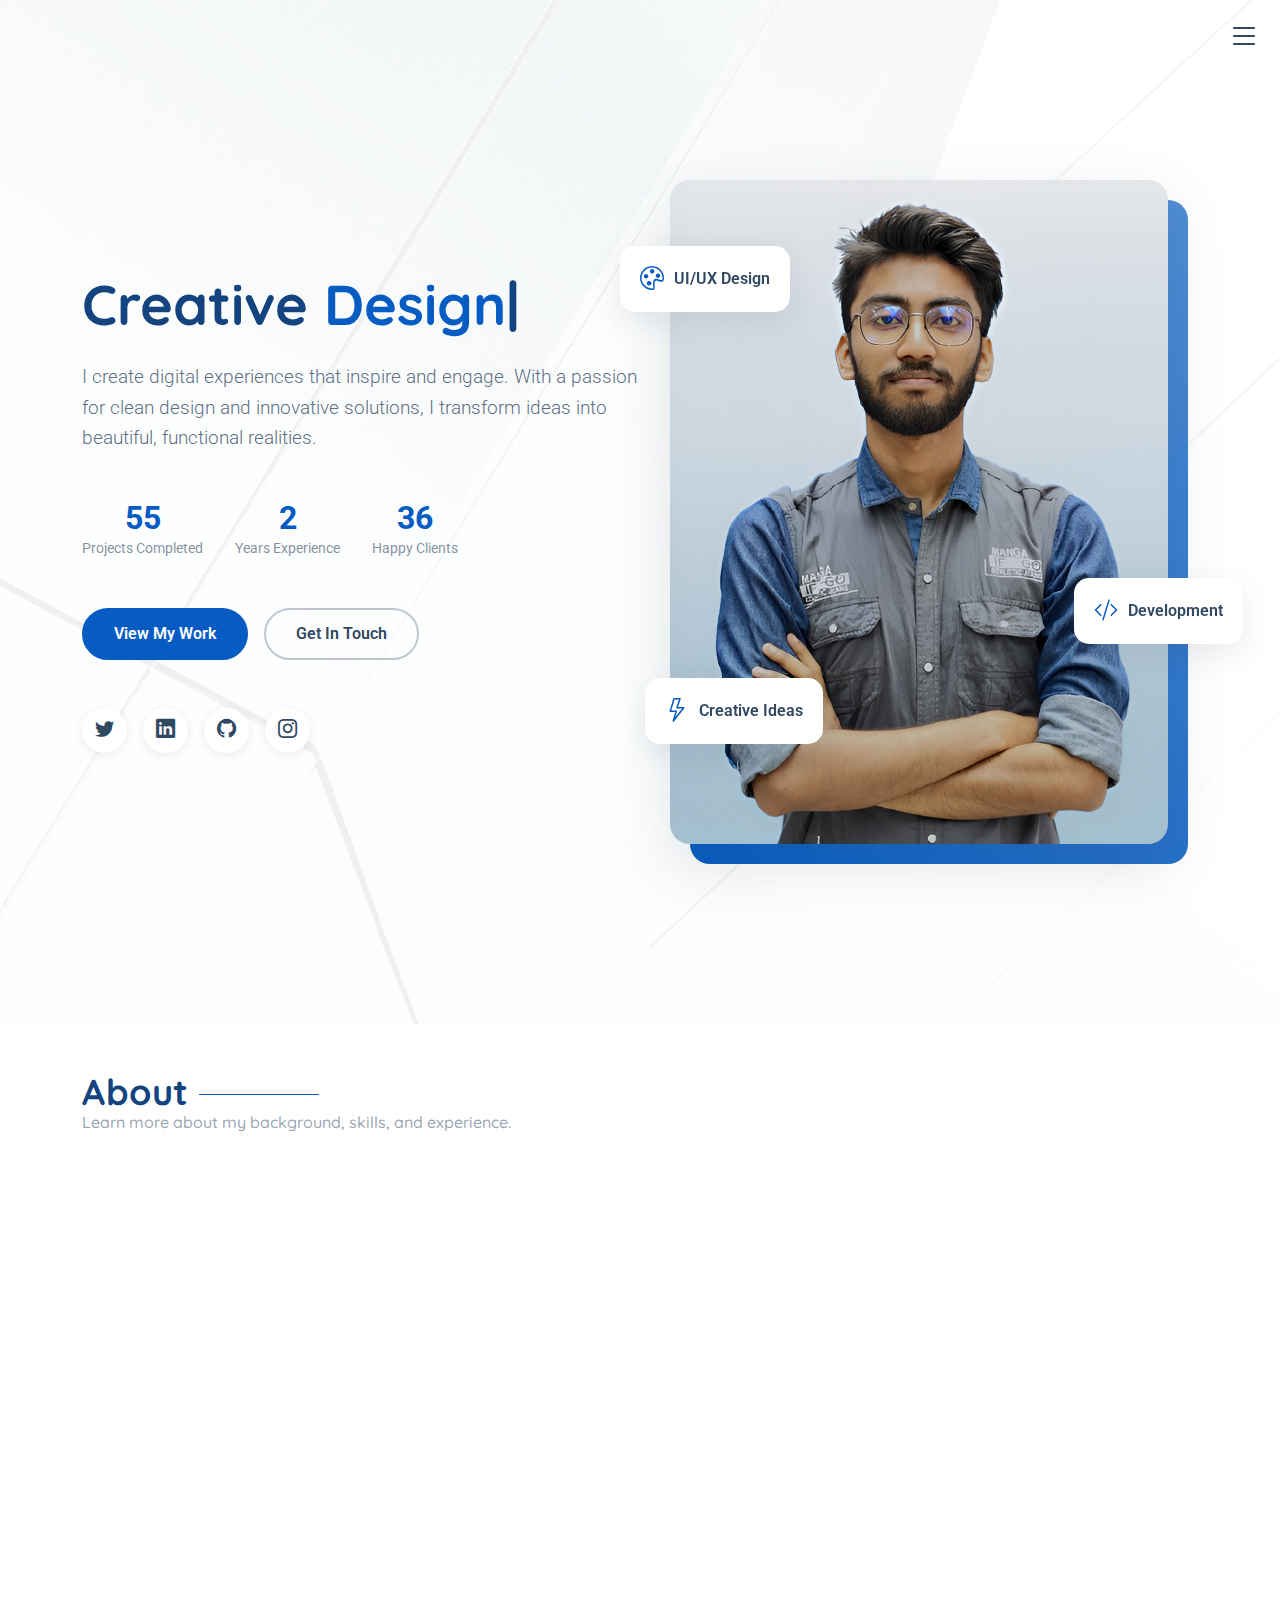
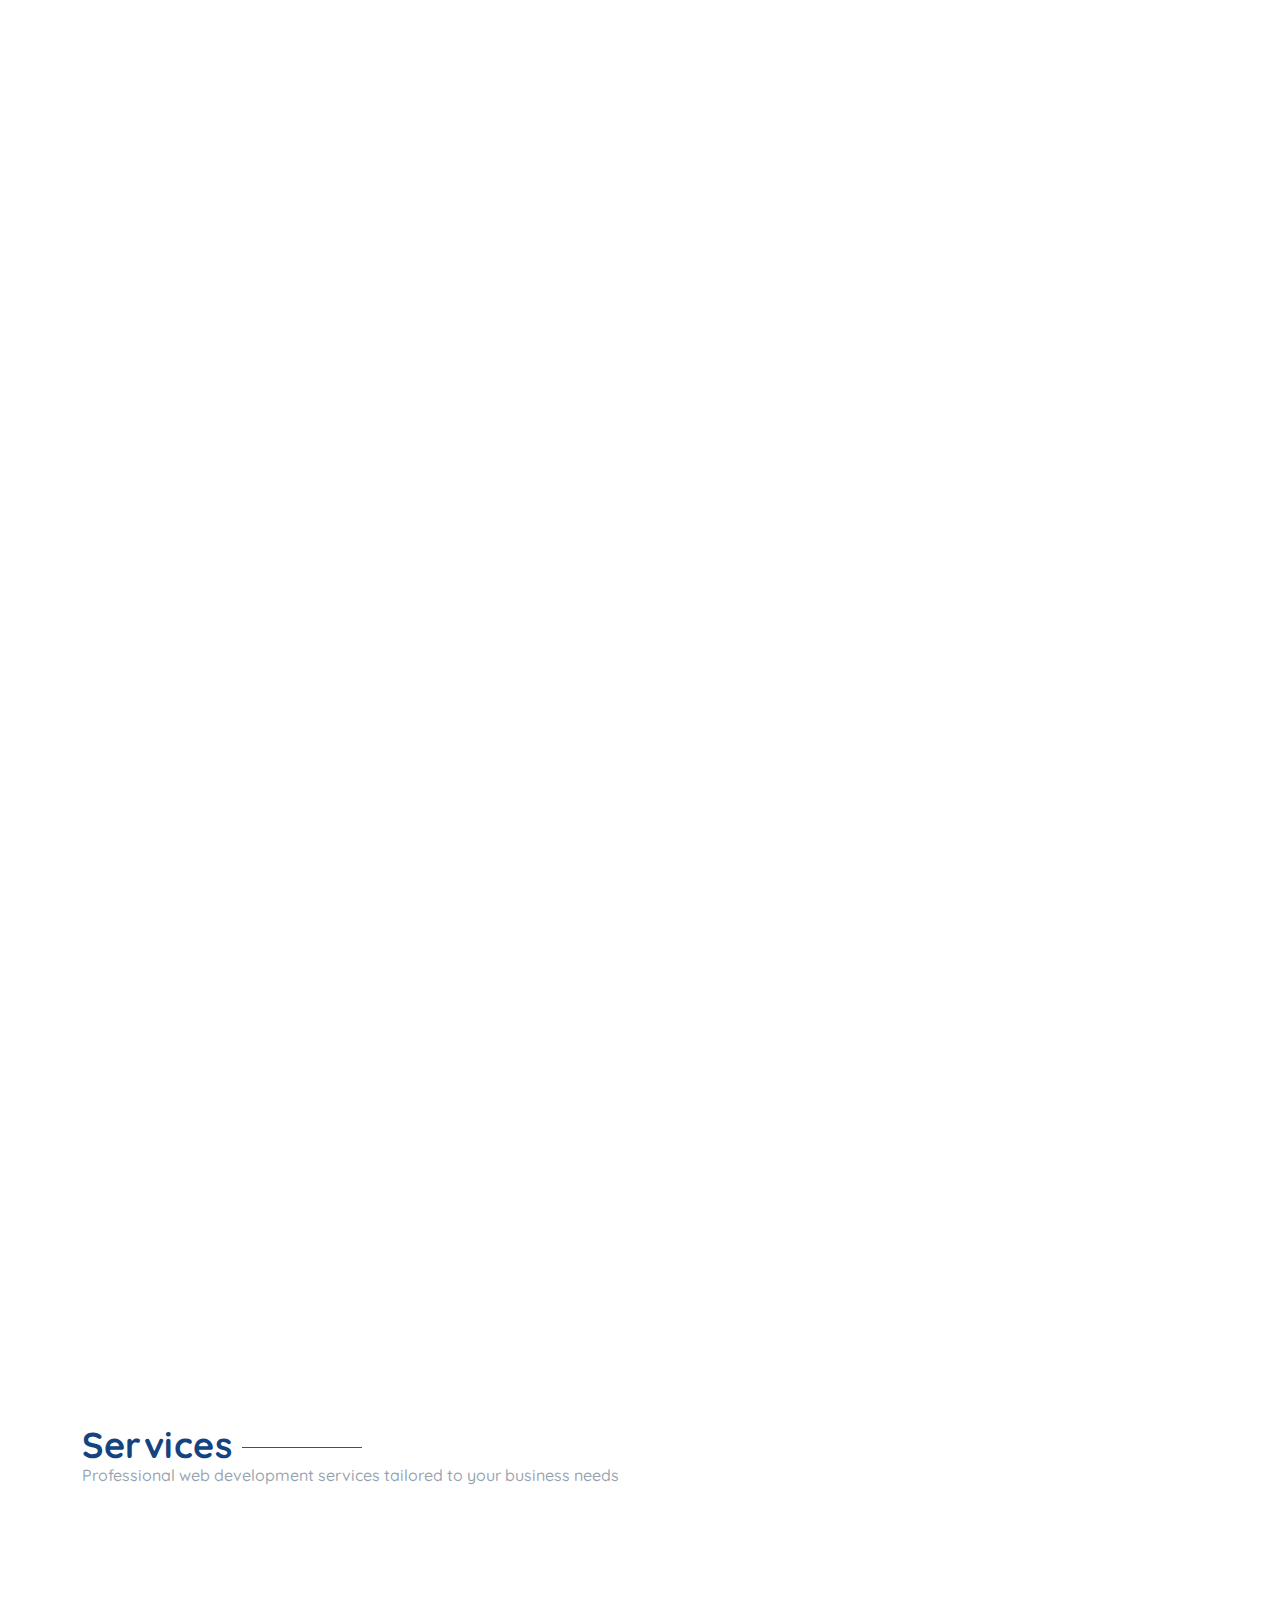
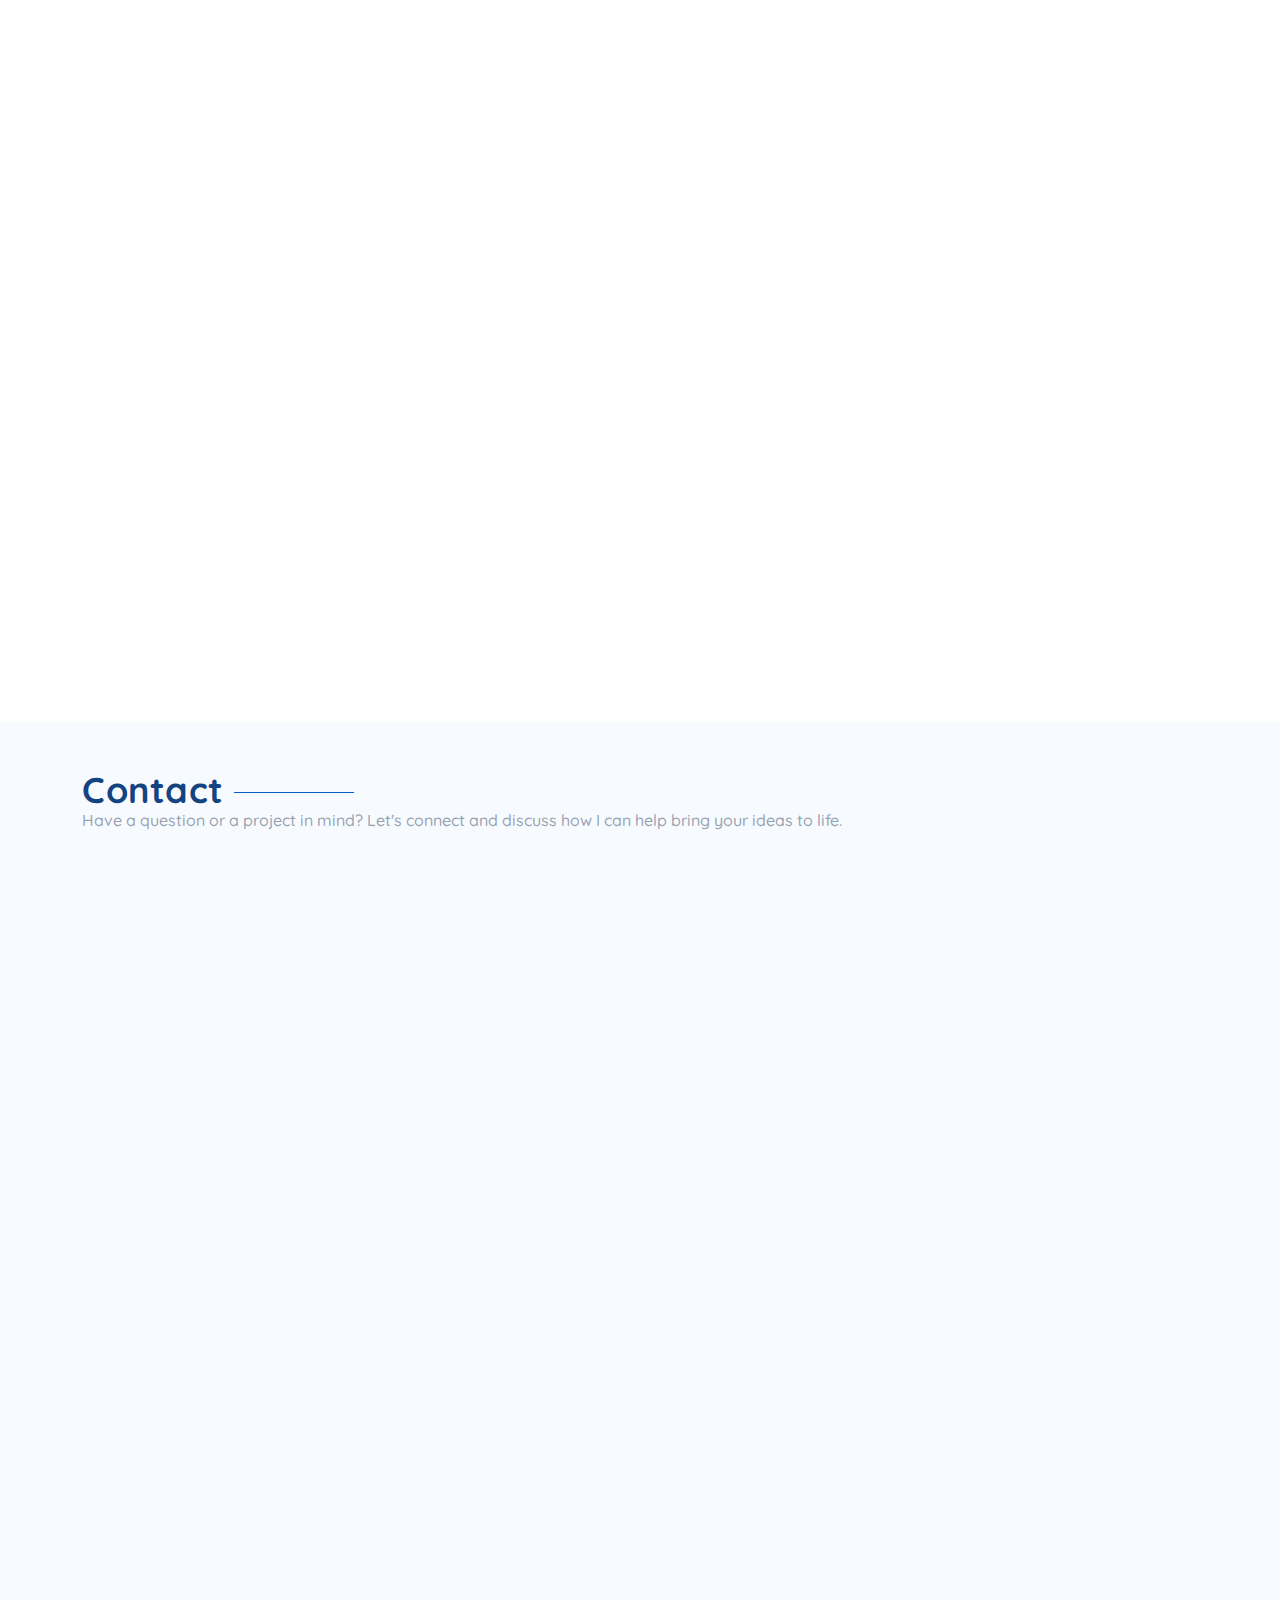
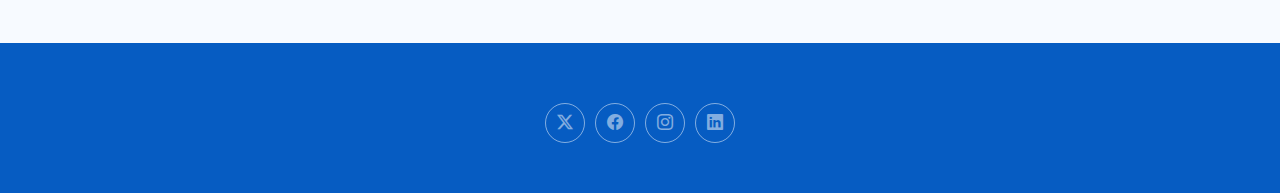
<file: Task_1/index.html>
<!DOCTYPE html>
<html lang="en">

<head>
    <meta charset="utf-8">
    <meta content="width=device-width, initial-scale=1.0" name="viewport">
    <title>Index - Style Bootstrap Template</title>
    <meta name="description" content="">
    <meta name="keywords" content="">

    <!-- Favicons -->
    <link href="assets/img/favicon.ico" rel="icon">
    <link href="assets/img/favicon.ico" rel="apple-touch-icon">

    <!-- Fonts -->
    <link href="https://fonts.googleapis.com" rel="preconnect">
    <link href="https://fonts.gstatic.com" rel="preconnect" crossorigin>
    <link
        href="https://fonts.googleapis.com/css2?family=Roboto:ital,wght@0,100;0,300;0,400;0,500;0,700;0,900;1,100;1,300;1,400;1,500;1,700;1,900&family=Open+Sans:ital,wght@0,300;0,400;0,500;0,600;0,700;0,800;1,300;1,400;1,500;1,600;1,700;1,800&family=Quicksand:wght@300;400;500;600;700&display=swap"
        rel="stylesheet">

    <!-- Vendor CSS Files -->
    <link href="assets/vendor/bootstrap/css/bootstrap.min.css" rel="stylesheet">
    <link href="assets/vendor/bootstrap-icons/bootstrap-icons.css" rel="stylesheet">
    <link href="assets/vendor/aos/aos.css" rel="stylesheet">
    <link href="assets/vendor/glightbox/css/glightbox.min.css" rel="stylesheet">
    <link href="assets/vendor/swiper/swiper-bundle.min.css" rel="stylesheet">

    <!-- Main CSS File -->
    <link href="assets/css/main.css" rel="stylesheet">

    <!-- =======================================================
  * Template Name: Style
  * Template URL: https://bootstrapmade.com/style-bootstrap-portfolio-template/
  * Updated: Jul 02 2025 with Bootstrap v5.3.7
  * Author: BootstrapMade.com
  * License: https://bootstrapmade.com/license/
  ======================================================== -->
</head>

<body class="index-page">

    <header id="header" class="header d-flex align-items-center fixed-top">
        <div class="container-fluid position-relative d-flex align-items-center justify-content-between">

            <a href="index.html" class="logo d-flex align-items-center">
                <!-- Uncomment the line below if you also wish to use an image logo -->
                <!-- <img src="assets/img/logo.webp" alt=""> -->
                <!-- Uncomment the line below if you also wish to use an text logo -->
                <!-- <h1 class="sitename">Style</h1>  -->
            </a>

            <nav id="navmenu" class="navmenu">

                <div class="profile-img">
                    <img src="assets/img/01.png" alt="" class="img-fluid rounded-circle">
                </div>

                <a href="index.html" class="logo d-flex align-items-center justify-content-center active">
                    <!-- Uncomment the line below if you also wish to use an image logo -->
                    <!-- <img src="assets/img/logo.webp" alt=""> -->
                    <h1 class="sitename">Rahul Das</h1>
                </a>

                <div class="social-links text-center">
                    <a href="#" class="twitter"><i class="bi bi-twitter-x"></i></a>
                    <a href="#" class="facebook"><i class="bi bi-facebook"></i></a>
                    <a href="#" class="instagram"><i class="bi bi-instagram"></i></a>
                    <a href="#" class="google-plus"><i class="bi bi-skype"></i></a>
                    <a href="#" class="linkedin"><i class="bi bi-linkedin"></i></a>
                </div>

                <ul>
                    <li><a href="#hero">Home</a></li>
                    <li><a href="#about">About</a></li>
                    <li><a href="#resume">Resume</a></li>
                    <li><a href="#services">Services</a></li>
                    <li><a href="#contact">Contact</a></li>
                </ul>
                <i class="mobile-nav-toggle d-xl-none bi bi-list"></i>
            </nav>

        </div>
    </header>

    <main class="main">

        <!-- Hero Section -->
        <section id="hero" class="hero section">

            <div class="container">
                <div class="row g-0 align-items-center">

                    <div class="col-lg-6 hero-content" data-aos="fade-right" data-aos-delay="100">
                        <div class="content-wrapper">
                            <h1 class="hero-title">Creative <span class="typed"
                                    data-typed-items="Designer, Developer, Freelancer, Artist"></span></h1>
                            <p class="lead">I create digital experiences that inspire and engage. With a passion for
                                clean design and innovative solutions, I transform ideas into beautiful, functional
                                realities.</p>

                            <div class="hero-stats" data-aos="fade-up" data-aos-delay="200">
                                <div class="stat-item">
                                    <span class="purecounter" data-purecounter-start="0" data-purecounter-end="150"
                                        data-purecounter-duration="2">0</span>
                                    <span class="stat-label">Projects Completed</span>
                                </div>
                                <div class="stat-item">
                                    <span class="purecounter" data-purecounter-start="0" data-purecounter-end="5"
                                        data-purecounter-duration="2">0</span>
                                    <span class="stat-label">Years Experience</span>
                                </div>
                                <div class="stat-item">
                                    <span class="purecounter" data-purecounter-start="0" data-purecounter-end="98"
                                        data-purecounter-duration="2">0</span>
                                    <span class="stat-label">Happy Clients</span>
                                </div>
                            </div>

                            <div class="hero-actions" data-aos="fade-up" data-aos-delay="300">
                                <a href="#portfolio" class="btn btn-primary">View My Work</a>
                                <a href="#contact" class="btn btn-outline">Get In Touch</a>
                            </div>

                            <div class="social-links" data-aos="fade-up" data-aos-delay="400">
                                <a href="#"><i class="bi bi-twitter"></i></a>
                                <a href="#"><i class="bi bi-linkedin"></i></a>
                                <a href="#"><i class="bi bi-github"></i></a>
                                <a href="#"><i class="bi bi-instagram"></i></a>
                            </div>
                        </div>
                    </div>

                    <div class="col-lg-6 hero-image" data-aos="fade-left" data-aos-delay="200">
                        <div class="image-container">
                            <div class="floating-elements">
                                <div class="floating-card card-1" data-aos="zoom-in" data-aos-delay="300">
                                    <i class="bi bi-palette"></i>
                                    <span>UI/UX Design</span>
                                </div>
                                <div class="floating-card card-2" data-aos="zoom-in" data-aos-delay="400">
                                    <i class="bi bi-code-slash"></i>
                                    <span>Development</span>
                                </div>
                                <div class="floating-card card-3" data-aos="zoom-in" data-aos-delay="500">
                                    <i class="bi bi-lightning"></i>
                                    <span>Creative Ideas</span>
                                </div>
                            </div>
                            <img src="assets/img/01.png" alt="Portfolio Hero" class="img-fluid hero-main-image">
                            <div class="image-overlay"></div>
                        </div>
                    </div>

                </div>
            </div>

        </section><!-- /Hero Section -->

        <!-- About Section -->
        <section id="about" class="about section">

            <!-- Section Title -->
            <div class="container section-title">
                <h2>About</h2>
                <p>Learn more about my background, skills, and experience.</p>
            </div><!-- End Section Title -->

            <div class="container" data-aos="fade-up" data-aos-delay="100">

                <div class="row align-items-center">

                    <div class="col-lg-5" data-aos="fade-right" data-aos-delay="200">
                        <div class="profile-image-wrapper">
                            <div class="profile-image">
                                <img src="assets/img/passport.png" alt="Profile" class="img-fluid">
                            </div>
                            <div class="signature-section">
                                <p class="quote">Building meaningful digital experiences through creative code.</p>
                            </div>
                        </div>
                    </div>

                    <div class="col-lg-7" data-aos="fade-left" data-aos-delay="300">
                        <div class="about-content">
                            <div class="intro">
                                <h2>Hi, I'm Rahul Das - a Creative Developer</h2>
                                <p>I am a passionate and results-oriented creative developer with a strong background in
                                    web design and development. I specialize in creating modern, responsive, and
                                    user-friendly websites and applications. My goal is to combine my technical skills
                                    with my creative vision to deliver exceptional digital experiences.</p>
                            </div>

                            <div class="skills-grid">
                                <div class="skill-item" data-aos="zoom-in" data-aos-delay="400">
                                    <div class="skill-icon">
                                        <i class="bi bi-palette"></i>
                                    </div>
                                    <h4>UI/UX Design</h4>
                                    <p>Creating intuitive and visually appealing user interfaces.</p>
                                </div>
                                <div class="skill-item" data-aos="zoom-in" data-aos-delay="450">
                                    <div class="skill-icon">
                                        <i class="bi bi-code-slash"></i>
                                    </div>
                                    <h4>Frontend Dev</h4>
                                    <p>Building responsive and interactive websites using modern technologies.</p>
                                </div>
                                <div class="skill-item" data-aos="zoom-in" data-aos-delay="500">
                                    <div class="skill-icon">
                                        <i class="bi bi-camera"></i>
                                    </div>
                                    <h4>Photography</h4>
                                    <p>Capturing and editing high-quality images for websites and marketing materials.
                                    </p>
                                </div>
                            </div>

                            <div class="journey-timeline" data-aos="fade-up" data-aos-delay="300">
                                <div class="timeline-item">
                                    <div class="year">2020</div>
                                    <div class="description">Graduated with a degree in Computer Science.</div>
                                </div>
                                <div class="timeline-item">
                                    <div class="year">2021</div>
                                    <div class="description">Started my career as a freelance web developer.</div>
                                </div>
                                <div class="timeline-item">
                                    <div class="year">2023</div>
                                    <div class="description">Joined a creative agency as a frontend developer.</div>
                                </div>
                            </div>

                            <div class="cta-section" data-aos="fade-up" data-aos-delay="400">
                                <div class="fun-fact">
                                    <span class="emoji">💡</span>
                                    <span class="text">Always learning and exploring new technologies.</span>
                                </div>
                                <div class="action-buttons">
                                    <a href="#portfolio" class="btn btn-primary">View My Work</a>
                                    <a href="#" class="btn btn-outline">Download Resume</a>
                                </div>
                            </div>

                        </div>
                    </div>

                </div>

            </div>

        </section><!-- /About Section -->

        <!-- Skills Section -->
        <section id="skills" class="skills section">

            <div class="container" data-aos="fade-up" data-aos-delay="100">

                <div class="row">
                    <div class="col-lg-8">
                        <div class="skills-grid">
                            <div class="row g-4">
                                <div class="col-md-6" data-aos="flip-left" data-aos-delay="200">
                                    <div class="skill-card">
                                        <div class="skill-header">
                                            <i class="bi bi-code-slash"></i>
                                            <h3>Frontend Development</h3>
                                        </div>
                                        <div class="skills-animation">
                                            <div class="skill-item">
                                                <div class="skill-info">
                                                    <span class="skill-name">HTML/CSS</span>
                                                    <span class="skill-percentage">95%</span>
                                                </div>
                                                <div class="skill-bar progress">
                                                    <div class="progress-bar" role="progressbar" aria-valuenow="95"
                                                        aria-valuemin="0" aria-valuemax="100"></div>
                                                </div>
                                            </div>

                                            <div class="skill-item">
                                                <div class="skill-info">
                                                    <span class="skill-name">JavaScript</span>
                                                    <span class="skill-percentage">88%</span>
                                                </div>
                                                <div class="skill-bar progress">
                                                    <div class="progress-bar" role="progressbar" aria-valuenow="88"
                                                        aria-valuemin="0" aria-valuemax="100"></div>
                                                </div>
                                            </div>

                                            <div class="skill-item">
                                                <div class="skill-info">
                                                    <span class="skill-name">Vue.js</span>
                                                    <span class="skill-percentage">82%</span>
                                                </div>
                                                <div class="skill-bar progress">
                                                    <div class="progress-bar" role="progressbar" aria-valuenow="82"
                                                        aria-valuemin="0" aria-valuemax="100"></div>
                                                </div>
                                            </div>
                                        </div>
                                    </div><!-- End Frontend Card -->
                                </div>

                                <div class="col-md-6" data-aos="flip-left" data-aos-delay="300">
                                    <div class="skill-card">
                                        <div class="skill-header">
                                            <i class="bi bi-server"></i>
                                            <h3>Backend Development</h3>
                                        </div>
                                        <div class="skills-animation">
                                            <div class="skill-item">
                                                <div class="skill-info">
                                                    <span class="skill-name">PHP</span>
                                                    <span class="skill-percentage">78%</span>
                                                </div>
                                                <div class="skill-bar progress">
                                                    <div class="progress-bar" role="progressbar" aria-valuenow="78"
                                                        aria-valuemin="0" aria-valuemax="100"></div>
                                                </div>
                                            </div>

                                            <div class="skill-item">
                                                <div class="skill-info">
                                                    <span class="skill-name">Laravel</span>
                                                    <span class="skill-percentage">75%</span>
                                                </div>
                                                <div class="skill-bar progress">
                                                    <div class="progress-bar" role="progressbar" aria-valuenow="75"
                                                        aria-valuemin="0" aria-valuemax="100"></div>
                                                </div>
                                            </div>

                                            <div class="skill-item">
                                                <div class="skill-info">
                                                    <span class="skill-name">MySQL</span>
                                                    <span class="skill-percentage">72%</span>
                                                </div>
                                                <div class="skill-bar progress">
                                                    <div class="progress-bar" role="progressbar" aria-valuenow="72"
                                                        aria-valuemin="0" aria-valuemax="100"></div>
                                                </div>
                                            </div>
                                        </div>
                                    </div><!-- End Backend Card -->
                                </div>

                                <div class="col-md-6" data-aos="flip-left" data-aos-delay="400">
                                    <div class="skill-card">
                                        <div class="skill-header">
                                            <i class="bi bi-palette"></i>
                                            <h3>Design &amp; Tools</h3>
                                        </div>
                                        <div class="skills-animation">
                                            <div class="skill-item">
                                                <div class="skill-info">
                                                    <span class="skill-name">Figma</span>
                                                    <span class="skill-percentage">85%</span>
                                                </div>
                                                <div class="skill-bar progress">
                                                    <div class="progress-bar" role="progressbar" aria-valuenow="85"
                                                        aria-valuemin="0" aria-valuemax="100"></div>
                                                </div>
                                            </div>

                                            <div class="skill-item">
                                                <div class="skill-info">
                                                    <span class="skill-name">Photoshop</span>
                                                    <span class="skill-percentage">70%</span>
                                                </div>
                                                <div class="skill-bar progress">
                                                    <div class="progress-bar" role="progressbar" aria-valuenow="70"
                                                        aria-valuemin="0" aria-valuemax="100"></div>
                                                </div>
                                            </div>

                                            <div class="skill-item">
                                                <div class="skill-info">
                                                    <span class="skill-name">Illustrator</span>
                                                    <span class="skill-percentage">68%</span>
                                                </div>
                                                <div class="skill-bar progress">
                                                    <div class="progress-bar" role="progressbar" aria-valuenow="68"
                                                        aria-valuemin="0" aria-valuemax="100"></div>
                                                </div>
                                            </div>
                                        </div>
                                    </div><!-- End Design Card -->
                                </div>

                                <div class="col-md-6" data-aos="flip-left" data-aos-delay="500">
                                    <div class="skill-card">
                                        <div class="skill-header">
                                            <i class="bi bi-cloud"></i>
                                            <h3>Cloud &amp; DevOps</h3>
                                        </div>
                                        <div class="skills-animation">
                                            <div class="skill-item">
                                                <div class="skill-info">
                                                    <span class="skill-name">AWS</span>
                                                    <span class="skill-percentage">76%</span>
                                                </div>
                                                <div class="skill-bar progress">
                                                    <div class="progress-bar" role="progressbar" aria-valuenow="76"
                                                        aria-valuemin="0" aria-valuemax="100"></div>
                                                </div>
                                            </div>

                                            <div class="skill-item">
                                                <div class="skill-info">
                                                    <span class="skill-name">Docker</span>
                                                    <span class="skill-percentage">73%</span>
                                                </div>
                                                <div class="skill-bar progress">
                                                    <div class="progress-bar" role="progressbar" aria-valuenow="73"
                                                        aria-valuemin="0" aria-valuemax="100"></div>
                                                </div>
                                            </div>

                                            <div class="skill-item">
                                                <div class="skill-info">
                                                    <span class="skill-name">Git</span>
                                                    <span class="skill-percentage">90%</span>
                                                </div>
                                                <div class="skill-bar progress">
                                                    <div class="progress-bar" role="progressbar" aria-valuenow="90"
                                                        aria-valuemin="0" aria-valuemax="100"></div>
                                                </div>
                                            </div>
                                        </div>
                                    </div><!-- End DevOps Card -->
                                </div>
                            </div>
                        </div><!-- End Skills Grid -->
                    </div>

                    <div class="col-lg-4">
                        <div class="skills-summary" data-aos="fade-left" data-aos-delay="200">
                            <h3>Professional Expertise</h3>
                            <p>I have a strong command of both front-end and back-end technologies, allowing me to build
                                complete and robust web applications. My expertise extends to design tools and cloud
                                platforms, enabling me to deliver high-quality, scalable solutions.</p>

                            <div class="summary-stats">
                                <div class="stat-item" data-aos="zoom-in" data-aos-delay="300">
                                    <div class="stat-circle">
                                        <i class="bi bi-trophy"></i>
                                    </div>
                                    <div class="stat-info">
                                        <span class="stat-number">5+</span>
                                        <span class="stat-label">Years Experience</span>
                                    </div>
                                </div>

                                <div class="stat-item" data-aos="zoom-in" data-aos-delay="400">
                                    <div class="stat-circle">
                                        <i class="bi bi-diagram-3"></i>
                                    </div>
                                    <div class="stat-info">
                                        <span class="stat-number">50+</span>
                                        <span class="stat-label">Projects Completed</span>
                                    </div>
                                </div>

                                <div class="stat-item" data-aos="zoom-in" data-aos-delay="500">
                                    <div class="stat-circle">
                                        <i class="bi bi-people"></i>
                                    </div>
                                    <div class="stat-info">
                                        <span class="stat-number">30+</span>
                                        <span class="stat-label">Happy Clients</span>
                                    </div>
                                </div>
                            </div>

                            <div class="skills-badges" data-aos="fade-up" data-aos-delay="600">
                                <h4>Certifications</h4>
                                <div class="badge-list">
                                    <div class="skill-badge">AWS Certified</div>
                                    <div class="skill-badge">Laravel Expert</div>
                                    <div class="skill-badge">Vue.js Developer</div>
                                    <div class="skill-badge">UI/UX Design</div>
                                </div>
                            </div>
                        </div><!-- End Skills Summary -->
                    </div>
                </div>

            </div>

        </section><!-- /Skills Section -->

        <!-- Services Section -->
        <section id="services" class="services section">

            <!-- Section Title -->
            <div class="container section-title">
                <h2>Services</h2>
                <p>Professional web development services tailored to your business needs</p>
            </div><!-- End Section Title -->

            <div class="container" data-aos="fade-up" data-aos-delay="100">

                <div class="row g-4">

                    <!-- Card 1 -->
                    <div class="col-lg-4 col-md-6" data-aos="fade-up" data-aos-delay="100">
                        <div class="service-item">
                            <div class="icon">
                                <i class="bi bi-stack"></i>
                            </div>
                            <h3>Landing Page</h3>
                            <p>Skilled web developer crafting stunning landing pages with responsive and mobile-friendly
                                design,
                                SEO-friendly for better search rankings.</p>
                            <div class="card-links">
                                <a href="#" class="link-item">
                                    Learn More
                                    <i class="bi bi-arrow-right"></i>
                                </a>
                            </div>
                        </div>
                    </div><!-- End Service Item -->

                    <!-- Card 2 -->
                    <div class="col-lg-4 col-md-6" data-aos="fade-up" data-aos-delay="200">
                        <div class="service-item">
                            <div class="icon">
                                <i class="bi bi-shield-check"></i>
                            </div>
                            <h3>Multipage Website</h3>
                            <p>Specializes in crafting multipage websites with responsive design, SEO-friendly for
                                better
                                visibility, and beautiful visually appealing layouts.</p>
                            <div class="card-links">
                                <a href="#" class="link-item">
                                    Learn More
                                    <i class="bi bi-arrow-right"></i>
                                </a>
                            </div>
                        </div>
                    </div><!-- End Service Item -->

                    <!-- Card 3 -->
                    <div class="col-lg-4 col-md-6" data-aos="fade-up" data-aos-delay="300">
                        <div class="service-item">
                            <div class="icon">
                                <i class="bi bi-graph-up"></i>
                            </div>
                            <h3>Full Stack Website</h3>
                            <p>Specializes in custom full-stack website development tailored to specific business
                                requirements
                                with seamless database functionality.</p>
                            <div class="card-links">
                                <a href="#" class="link-item">
                                    Learn More
                                    <i class="bi bi-arrow-right"></i>
                                </a>
                            </div>
                        </div>
                    </div><!-- End Service Item -->

                    <!-- Card 4 -->
                    <div class="col-lg-4 col-md-6" data-aos="fade-up" data-aos-delay="100">
                        <div class="service-item">
                            <div class="icon">
                                <i class="bi bi-cpu"></i>
                            </div>
                            <h3>API Development</h3>
                            <p>Provides secure APIs for enhanced frontend capabilities. Custom and flexible API
                                solutions
                                tailored to specific needs.</p>
                            <div class="card-links">
                                <a href="#" class="link-item">
                                    Learn More
                                    <i class="bi bi-arrow-right"></i>
                                </a>
                            </div>
                        </div>
                    </div><!-- End Service Item -->

                    <!-- Card 5 -->
                    <div class="col-lg-4 col-md-6" data-aos="fade-up" data-aos-delay="200">
                        <div class="service-item">
                            <div class="icon">
                                <i class="bi bi-cloud-arrow-up"></i>
                            </div>
                            <h3>Support</h3>
                            <p>Update and Maintenance guarantees extended support for a year or more. Maintains and
                                updates your
                                site as per contract.</p>
                            <div class="card-links">
                                <a href="#" class="link-item">
                                    Learn More
                                    <i class="bi bi-arrow-right"></i>
                                </a>
                            </div>
                        </div>
                    </div><!-- End Service Item -->

                    <!-- Card 6 -->
                    <div class="col-lg-4 col-md-6" data-aos="fade-up" data-aos-delay="300">
                        <div class="service-item">
                            <div class="icon">
                                <i class="bi bi-gear"></i>
                            </div>
                            <h3>Deployment</h3>
                            <p>Specializes in seamless website deployment. Handles both frontend and backend deployment
                                on any
                                server with maximum security measures.</p>
                            <div class="card-links">
                                <a href="#" class="link-item">
                                    Learn More
                                    <i class="bi bi-arrow-right"></i>
                                </a>
                            </div>
                        </div>
                    </div><!-- End Service Item -->

                </div>

            </div>

        </section>
        <!-- /Services Section -->

        <!-- Contact Section -->
        <section id="contact" class="contact section light-background">

            <!-- Section Title -->
            <div class="container section-title">
                <h2>Contact</h2>
                <p>Have a question or a project in mind? Let's connect and discuss how I can help bring your ideas to
                    life.</p>
            </div><!-- End Section Title -->

            <div class="container" data-aos="fade-up" data-aos-delay="100">

                <div class="row g-4 g-lg-5">
                    <div class="col-lg-5">
                        <div class="info-box" data-aos="fade-up" data-aos-delay="200">
                            <h3>Contact Info</h3>
                            <p>Feel free to reach out to me for collaborations, projects, or any other inquiries. I'm
                                always open to
                                discussing new opportunities.</p>

                            <div class="info-item" data-aos="fade-up" data-aos-delay="300">
                                <div class="icon-box">
                                    <i class="bi bi-geo-alt"></i>
                                </div>
                                <div class="content">
                                    <h4>Location</h4>
                                    <p>West Bengal, India</p>
                                </div>
                            </div>

                            <div class="info-item" data-aos="fade-up" data-aos-delay="400">
                                <div class="icon-box">
                                    <i class="bi bi-envelope"></i>
                                </div>
                                <div class="content">
                                    <h4>Email</h4>
                                    <p>rahulcodepython@gmail.com</p>
                                </div>
                            </div>

                            <div class="info-item" data-aos="fade-up" data-aos-delay="500">
                                <div class="icon-box">
                                    <i class="bi bi-telephone"></i>
                                </div>
                                <div class="content">
                                    <h4>Call</h4>
                                    <p>+919775150082</p>
                                </div>
                            </div>
                        </div>
                    </div>

                    <div class="col-lg-7">
                        <div class="contact-form" data-aos="fade-up" data-aos-delay="300">
                            <h3>Get In Touch</h3>
                            <p>I'm always excited to connect with new people and discuss potential projects or
                                collaborations. Whether you have a question, a proposal, or just want to say hello, feel
                                free to use the form below to get in touch. I'll do my best to respond as quickly as
                                possible.</p>


                            <form action="forms/contact.php" method="post" class="php-email-form" data-aos="fade-up"
                                data-aos-delay="200">
                                <div class="row gy-4">

                                    <div class="col-md-6">
                                        <input type="text" name="name" class="form-control" placeholder="Your Name"
                                            required="">
                                    </div>

                                    <div class="col-md-6 ">
                                        <input type="email" class="form-control" name="email" placeholder="Your Email"
                                            required="">
                                    </div>

                                    <div class="col-12">
                                        <input type="text" class="form-control" name="subject" placeholder="Subject"
                                            required="">
                                    </div>

                                    <div class="col-12">
                                        <textarea class="form-control" name="message" rows="6" placeholder="Message"
                                            required=""></textarea>
                                    </div>

                                    <div class="col-12 text-center">
                                        <div class="loading">Loading</div>
                                        <div class="error-message"></div>
                                        <div class="sent-message">Your message has been sent. Thank you!</div>

                                        <button type="submit" class="btn">Send Message</button>
                                    </div>

                                </div>
                            </form>

                        </div>
                    </div>

                </div>

            </div>

        </section>
        <!-- /Contact Section -->

    </main>

    <footer id="footer" class="footer dark-background">

        <div class="container">
            <div class="copyright text-center ">
            </div>
            <div class="social-links d-flex justify-content-center">
                <a href=""><i class="bi bi-twitter-x"></i></a>
                <a href=""><i class="bi bi-facebook"></i></a>
                <a href=""><i class="bi bi-instagram"></i></a>
                <a href=""><i class="bi bi-linkedin"></i></a>
            </div>
            <div class="credits">
                <!-- All the links in the footer should remain intact. -->
                <!-- You can delete the links only if you've purchased the pro version. -->
                <!-- Licensing information: https://bootstrapmade.com/license/ -->
                <!-- Purchase the pro version with working PHP/AJAX contact form: [buy-url] -->
            </div>
        </div>

    </footer>

    <!-- Scroll Top -->
    <a href="#" id="scroll-top" class="scroll-top d-flex align-items-center justify-content-center"><i
            class="bi bi-arrow-up-short"></i></a>

    <!-- Vendor JS Files -->
    <script src="assets/vendor/bootstrap/js/bootstrap.bundle.min.js"></script>
    <script src="assets/vendor/php-email-form/validate.js"></script>
    <script src="assets/vendor/aos/aos.js"></script>
    <script src="assets/vendor/purecounter/purecounter_vanilla.js"></script>
    <script src="assets/vendor/typed.js/typed.umd.js"></script>
    <script src="assets/vendor/waypoints/noframework.waypoints.js"></script>
    <script src="assets/vendor/glightbox/js/glightbox.min.js"></script>
    <script src="assets/vendor/imagesloaded/imagesloaded.pkgd.min.js"></script>
    <script src="assets/vendor/isotope-layout/isotope.pkgd.min.js"></script>
    <script src="assets/vendor/swiper/swiper-bundle.min.js"></script>

    <!-- Main JS File -->
    <script src="assets/js/main.js"></script>

</body>

</html>
</file>
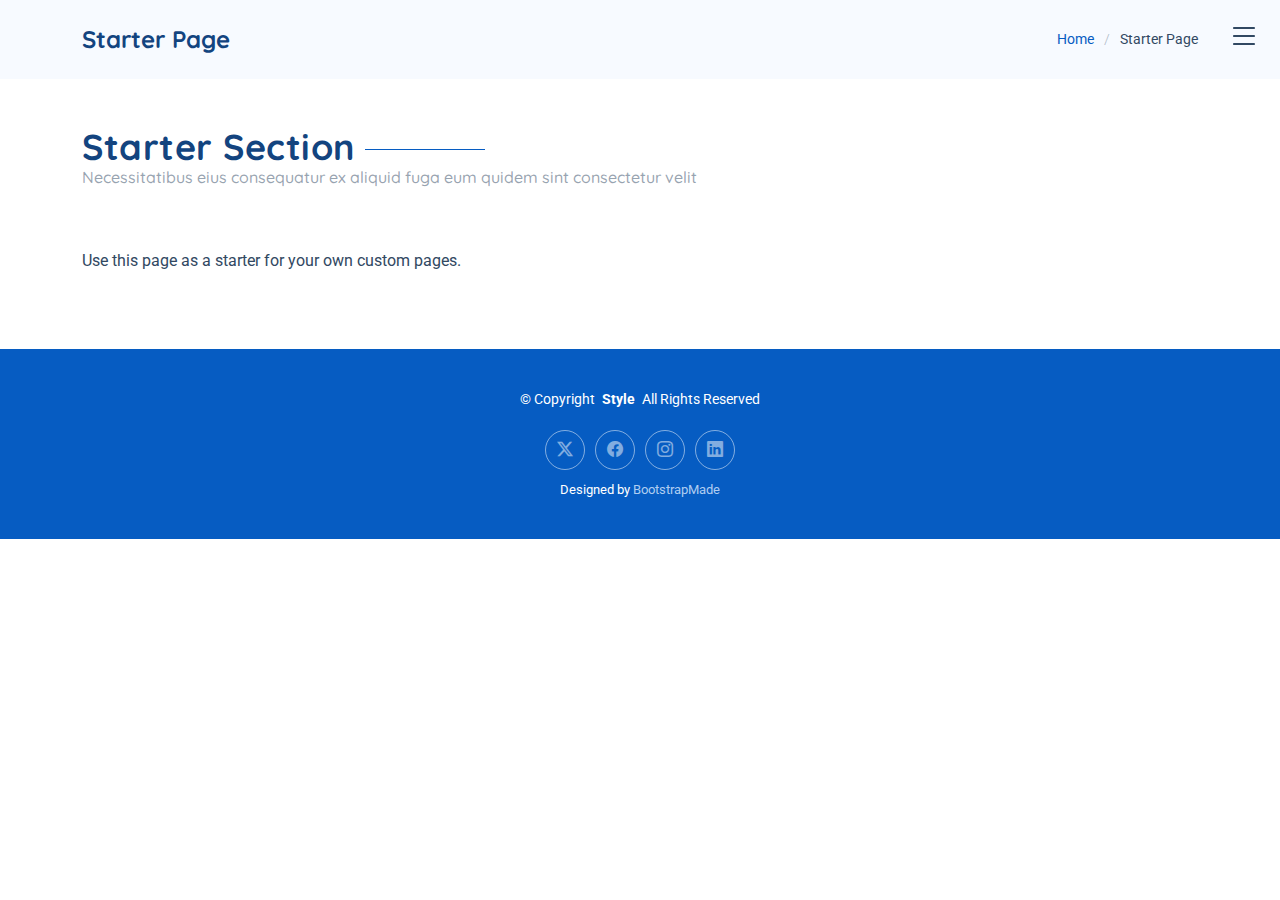
<file: Task_1/starter-page.html>
<!DOCTYPE html>
<html lang="en">

<head>
  <meta charset="utf-8">
  <meta content="width=device-width, initial-scale=1.0" name="viewport">
  <title>Starter Page - Style Bootstrap Template</title>
  <meta name="description" content="">
  <meta name="keywords" content="">

  <!-- Favicons -->
  <link href="assets/img/favicon.png" rel="icon">
  <link href="assets/img/apple-touch-icon.png" rel="apple-touch-icon">

  <!-- Fonts -->
  <link href="https://fonts.googleapis.com" rel="preconnect">
  <link href="https://fonts.gstatic.com" rel="preconnect" crossorigin>
  <link href="https://fonts.googleapis.com/css2?family=Roboto:ital,wght@0,100;0,300;0,400;0,500;0,700;0,900;1,100;1,300;1,400;1,500;1,700;1,900&family=Open+Sans:ital,wght@0,300;0,400;0,500;0,600;0,700;0,800;1,300;1,400;1,500;1,600;1,700;1,800&family=Quicksand:wght@300;400;500;600;700&display=swap" rel="stylesheet">

  <!-- Vendor CSS Files -->
  <link href="assets/vendor/bootstrap/css/bootstrap.min.css" rel="stylesheet">
  <link href="assets/vendor/bootstrap-icons/bootstrap-icons.css" rel="stylesheet">
  <link href="assets/vendor/aos/aos.css" rel="stylesheet">
  <link href="assets/vendor/glightbox/css/glightbox.min.css" rel="stylesheet">
  <link href="assets/vendor/swiper/swiper-bundle.min.css" rel="stylesheet">

  <!-- Main CSS File -->
  <link href="assets/css/main.css" rel="stylesheet">

  <!-- =======================================================
  * Template Name: Style
  * Template URL: https://bootstrapmade.com/style-bootstrap-portfolio-template/
  * Updated: Jul 02 2025 with Bootstrap v5.3.7
  * Author: BootstrapMade.com
  * License: https://bootstrapmade.com/license/
  ======================================================== -->
</head>

<body class="starter-page-page">

  <header id="header" class="header d-flex align-items-center fixed-top">
    <div class="container-fluid position-relative d-flex align-items-center justify-content-between">

      <a href="index.html" class="logo d-flex align-items-center">
        <!-- Uncomment the line below if you also wish to use an image logo -->
        <!-- <img src="assets/img/logo.webp" alt=""> -->
        <!-- Uncomment the line below if you also wish to use an text logo -->
        <!-- <h1 class="sitename">Style</h1>  -->
      </a>

      <nav id="navmenu" class="navmenu">

        <div class="profile-img">
          <img src="assets/img/profile/profile-square-1.webp" alt="" class="img-fluid rounded-circle">
        </div>

        <a href="index.html" class="logo d-flex align-items-center justify-content-center">
          <!-- Uncomment the line below if you also wish to use an image logo -->
          <!-- <img src="assets/img/logo.webp" alt=""> -->
          <h1 class="sitename">Alex Smith</h1>
        </a>

        <div class="social-links text-center">
          <a href="#" class="twitter"><i class="bi bi-twitter-x"></i></a>
          <a href="#" class="facebook"><i class="bi bi-facebook"></i></a>
          <a href="#" class="instagram"><i class="bi bi-instagram"></i></a>
          <a href="#" class="google-plus"><i class="bi bi-skype"></i></a>
          <a href="#" class="linkedin"><i class="bi bi-linkedin"></i></a>
        </div>

        <ul>
          <li><a href="#hero">Home</a></li>
          <li><a href="#about">About</a></li>
          <li><a href="#resume">Resume</a></li>
          <li><a href="#portfolio">Portfolio</a></li>
          <li><a href="#services">Services</a></li>
          <li class="dropdown"><a href="#"><span>Dropdown</span> <i class="bi bi-chevron-down toggle-dropdown"></i></a>
            <ul>
              <li><a href="#">Dropdown 1</a></li>
              <li class="dropdown"><a href="#"><span>Deep Dropdown</span> <i class="bi bi-chevron-down toggle-dropdown"></i></a>
                <ul>
                  <li><a href="#">Deep Dropdown 1</a></li>
                  <li><a href="#">Deep Dropdown 2</a></li>
                  <li><a href="#">Deep Dropdown 3</a></li>
                  <li><a href="#">Deep Dropdown 4</a></li>
                  <li><a href="#">Deep Dropdown 5</a></li>
                </ul>
              </li>
              <li><a href="#">Dropdown 2</a></li>
              <li><a href="#">Dropdown 3</a></li>
              <li><a href="#">Dropdown 4</a></li>
            </ul>
          </li>
          <li><a href="#contact">Contact</a></li>
        </ul>
        <i class="mobile-nav-toggle d-xl-none bi bi-list"></i>
      </nav>

    </div>
  </header>

  <main class="main">

    <!-- Page Title -->
    <div class="page-title light-background">
      <div class="container d-lg-flex justify-content-between align-items-center">
        <h1 class="mb-2 mb-lg-0">Starter Page</h1>
        <nav class="breadcrumbs">
          <ol>
            <li><a href="index.html">Home</a></li>
            <li class="current">Starter Page</li>
          </ol>
        </nav>
      </div>
    </div><!-- End Page Title -->

    <!-- Starter Section Section -->
    <section id="starter-section" class="starter-section section">

      <!-- Section Title -->
      <div class="container section-title">
        <h2>Starter Section</h2>
        <p>Necessitatibus eius consequatur ex aliquid fuga eum quidem sint consectetur velit</p>
      </div><!-- End Section Title -->

      <div class="container" data-aos="fade-up">
        <p>Use this page as a starter for your own custom pages.</p>
      </div>

    </section><!-- /Starter Section Section -->

  </main>

  <footer id="footer" class="footer dark-background">

    <div class="container">
      <div class="copyright text-center ">
        <p>© <span>Copyright</span> <strong class="px-1 sitename">Style</strong> <span>All Rights Reserved</span></p>
      </div>
      <div class="social-links d-flex justify-content-center">
        <a href=""><i class="bi bi-twitter-x"></i></a>
        <a href=""><i class="bi bi-facebook"></i></a>
        <a href=""><i class="bi bi-instagram"></i></a>
        <a href=""><i class="bi bi-linkedin"></i></a>
      </div>
      <div class="credits">
        <!-- All the links in the footer should remain intact. -->
        <!-- You can delete the links only if you've purchased the pro version. -->
        <!-- Licensing information: https://bootstrapmade.com/license/ -->
        <!-- Purchase the pro version with working PHP/AJAX contact form: [buy-url] -->
        Designed by <a href="https://bootstrapmade.com/">BootstrapMade</a>
      </div>
    </div>

  </footer>

  <!-- Scroll Top -->
  <a href="#" id="scroll-top" class="scroll-top d-flex align-items-center justify-content-center"><i class="bi bi-arrow-up-short"></i></a>

  <!-- Vendor JS Files -->
  <script src="assets/vendor/bootstrap/js/bootstrap.bundle.min.js"></script>
  <script src="assets/vendor/php-email-form/validate.js"></script>
  <script src="assets/vendor/aos/aos.js"></script>
  <script src="assets/vendor/purecounter/purecounter_vanilla.js"></script>
  <script src="assets/vendor/typed.js/typed.umd.js"></script>
  <script src="assets/vendor/waypoints/noframework.waypoints.js"></script>
  <script src="assets/vendor/glightbox/js/glightbox.min.js"></script>
  <script src="assets/vendor/imagesloaded/imagesloaded.pkgd.min.js"></script>
  <script src="assets/vendor/isotope-layout/isotope.pkgd.min.js"></script>
  <script src="assets/vendor/swiper/swiper-bundle.min.js"></script>

  <!-- Main JS File -->
  <script src="assets/js/main.js"></script>

</body>

</html>
</file>
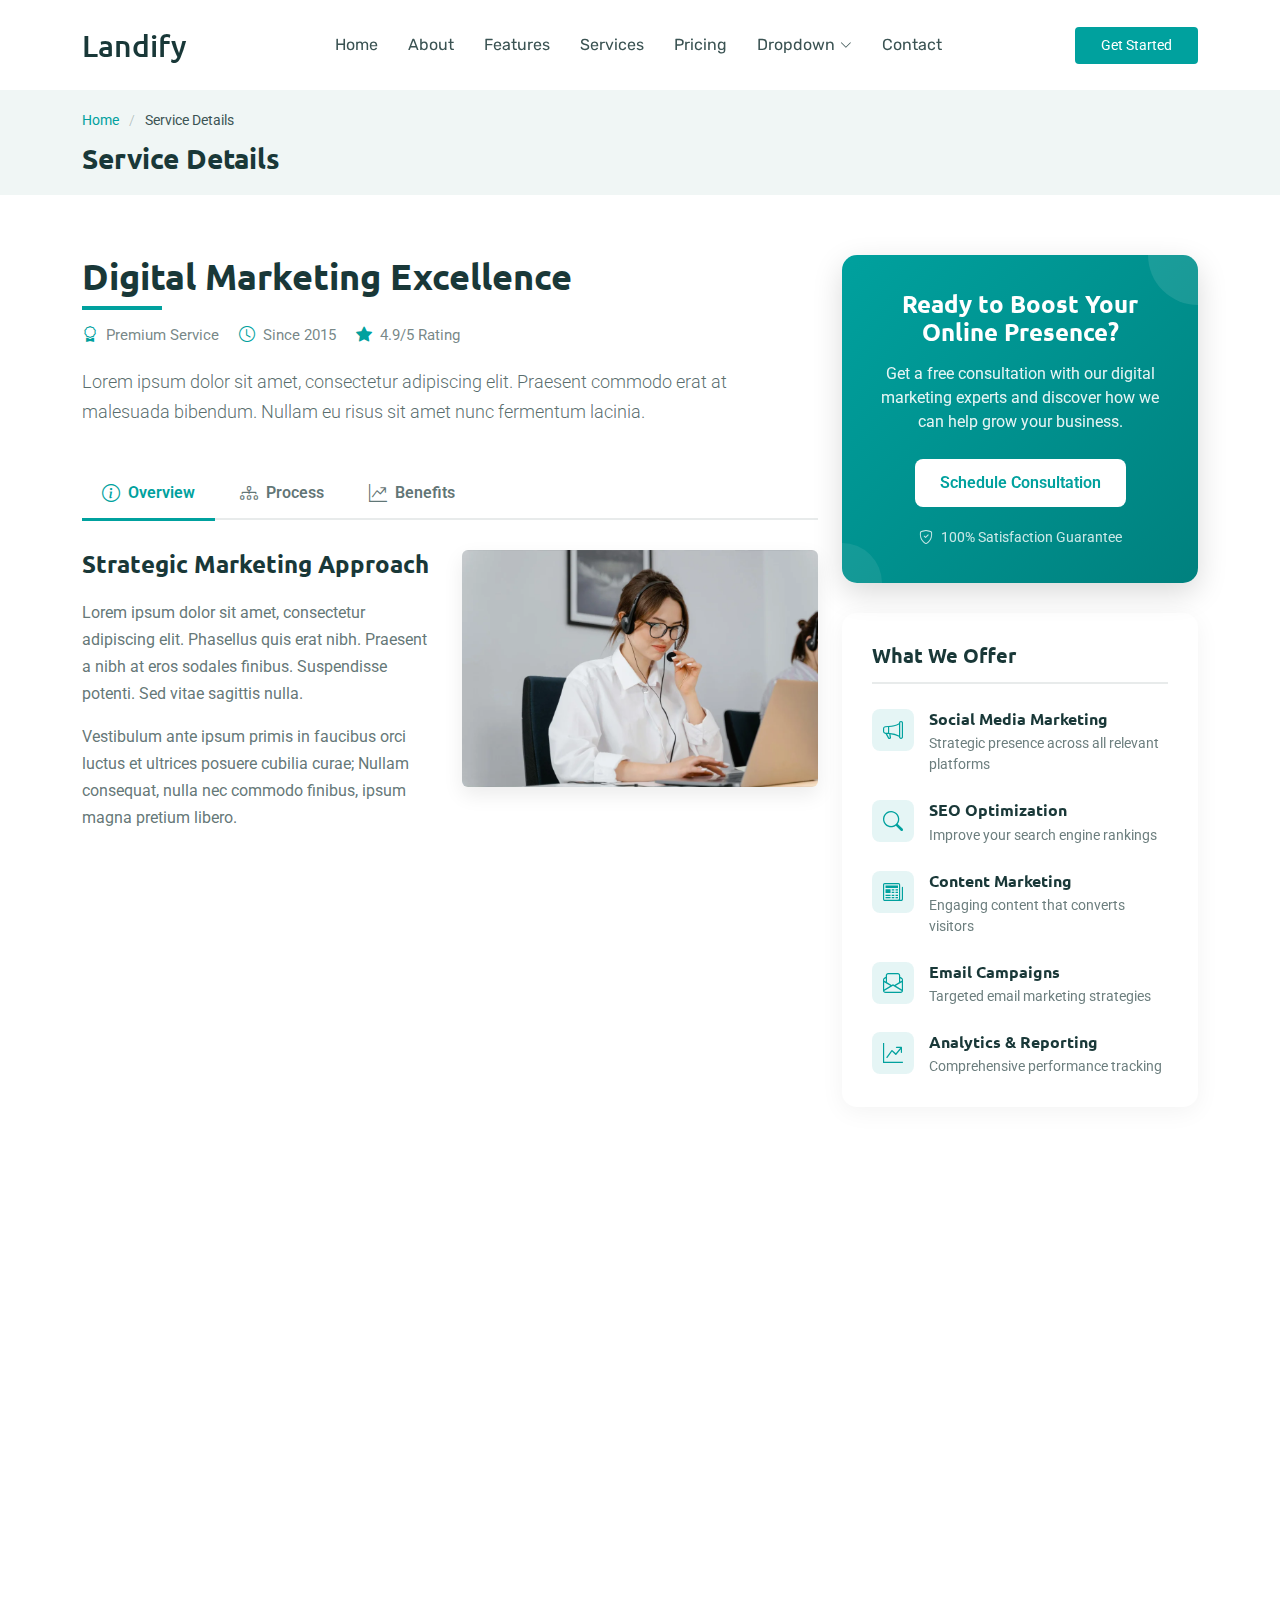
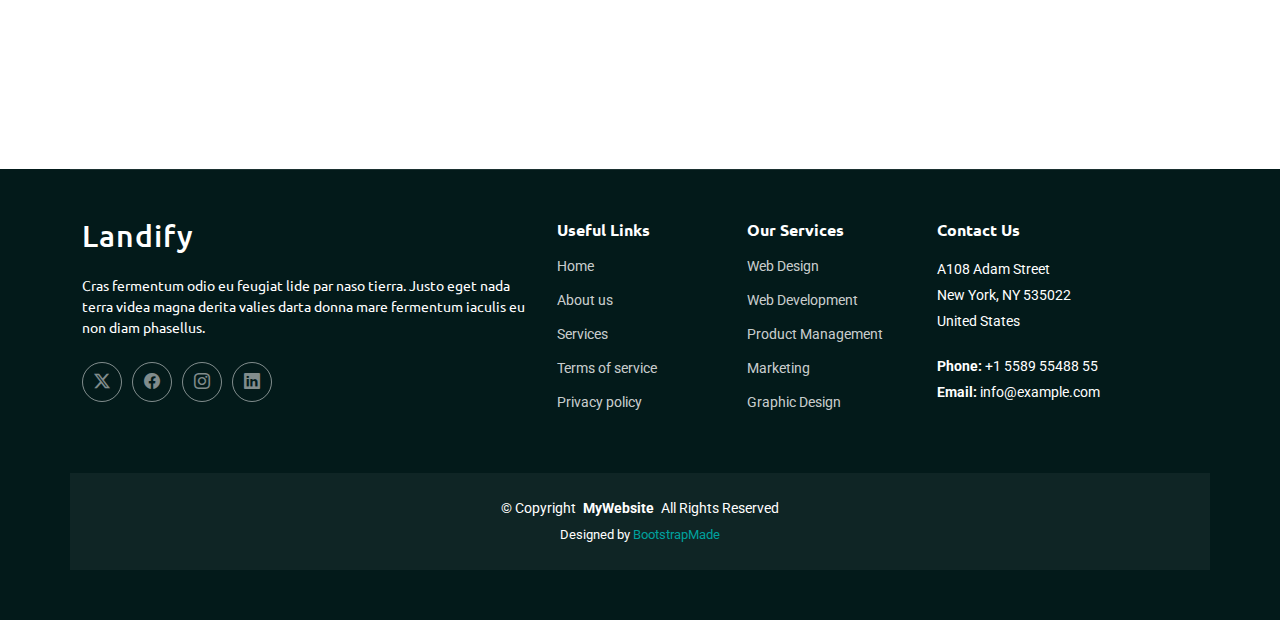
<file: Task_2/service-details.html>
<!DOCTYPE html>
<html lang="en">

<head>
  <meta charset="utf-8">
  <meta content="width=device-width, initial-scale=1.0" name="viewport">
  <title>Service Details - Landify Bootstrap Template</title>
  <meta name="description" content="">
  <meta name="keywords" content="">

  <!-- Favicons -->
  <link href="assets/img/favicon.png" rel="icon">
  <link href="assets/img/apple-touch-icon.png" rel="apple-touch-icon">

  <!-- Fonts -->
  <link href="https://fonts.googleapis.com" rel="preconnect">
  <link href="https://fonts.gstatic.com" rel="preconnect" crossorigin>
  <link href="https://fonts.googleapis.com/css2?family=Roboto:ital,wght@0,100;0,300;0,400;0,500;0,700;0,900;1,100;1,300;1,400;1,500;1,700;1,900&family=Ubuntu:ital,wght@0,300;0,400;0,500;0,700;1,300;1,400;1,500;1,700&family=Rubik:ital,wght@0,300;0,400;0,500;0,600;0,700;0,800;0,900;1,300;1,400;1,500;1,600;1,700;1,800;1,900&display=swap" rel="stylesheet">

  <!-- Vendor CSS Files -->
  <link href="assets/vendor/bootstrap/css/bootstrap.min.css" rel="stylesheet">
  <link href="assets/vendor/bootstrap-icons/bootstrap-icons.css" rel="stylesheet">
  <link href="assets/vendor/aos/aos.css" rel="stylesheet">
  <link href="assets/vendor/glightbox/css/glightbox.min.css" rel="stylesheet">
  <link href="assets/vendor/swiper/swiper-bundle.min.css" rel="stylesheet">

  <!-- Main CSS File -->
  <link href="assets/css/main.css" rel="stylesheet">

  <!-- =======================================================
  * Template Name: Landify
  * Template URL: https://bootstrapmade.com/landify-bootstrap-landing-page-template/
  * Updated: Aug 04 2025 with Bootstrap v5.3.7
  * Author: BootstrapMade.com
  * License: https://bootstrapmade.com/license/
  ======================================================== -->
</head>

<body class="service-details-page">

  <header id="header" class="header d-flex align-items-center sticky-top">
    <div class="container position-relative d-flex align-items-center justify-content-between">

      <a href="index.html" class="logo d-flex align-items-center me-auto me-xl-0">
        <!-- Uncomment the line below if you also wish to use an image logo -->
        <!-- <img src="assets/img/logo.webp" alt=""> -->
        <h1 class="sitename">Landify</h1>
      </a>

      <nav id="navmenu" class="navmenu">
        <ul>
          <li><a href="#hero">Home</a></li>
          <li><a href="#about">About</a></li>
          <li><a href="#features">Features</a></li>
          <li><a href="#services">Services</a></li>
          <li><a href="#pricing">Pricing</a></li>
          <li class="dropdown"><a href="#"><span>Dropdown</span> <i class="bi bi-chevron-down toggle-dropdown"></i></a>
            <ul>
              <li><a href="#">Dropdown 1</a></li>
              <li class="dropdown"><a href="#"><span>Deep Dropdown</span> <i class="bi bi-chevron-down toggle-dropdown"></i></a>
                <ul>
                  <li><a href="#">Deep Dropdown 1</a></li>
                  <li><a href="#">Deep Dropdown 2</a></li>
                  <li><a href="#">Deep Dropdown 3</a></li>
                  <li><a href="#">Deep Dropdown 4</a></li>
                  <li><a href="#">Deep Dropdown 5</a></li>
                </ul>
              </li>
              <li><a href="#">Dropdown 2</a></li>
              <li><a href="#">Dropdown 3</a></li>
              <li><a href="#">Dropdown 4</a></li>
            </ul>
          </li>
          <li><a href="#contact">Contact</a></li>
        </ul>
        <i class="mobile-nav-toggle d-xl-none bi bi-list"></i>
      </nav>

      <a class="btn-getstarted" href="index.html#about">Get Started</a>

    </div>
  </header>

  <main class="main">

    <!-- Page Title -->
    <div class="page-title light-background">
      <div class="container">
        <nav class="breadcrumbs">
          <ol>
            <li><a href="index.html">Home</a></li>
            <li class="current">Service Details</li>
          </ol>
        </nav>
        <h1>Service Details</h1>
      </div>
    </div><!-- End Page Title -->

    <!-- Service Details Section -->
    <section id="service-details" class="service-details section">

      <div class="container" data-aos="fade-up" data-aos-delay="100">

        <div class="row gy-5">

          <div class="col-lg-8 order-lg-1 order-2">
            <div class="service-main-content">
              <div class="service-header" data-aos="fade-up">
                <h1>Digital Marketing Excellence</h1>
                <div class="service-meta">
                  <span><i class="bi bi-award"></i> Premium Service</span>
                  <span><i class="bi bi-clock"></i> Since 2015</span>
                  <span><i class="bi bi-star-fill"></i> 4.9/5 Rating</span>
                </div>
                <p class="lead">
                  Lorem ipsum dolor sit amet, consectetur adipiscing elit. Praesent commodo erat at malesuada bibendum. Nullam eu risus sit amet nunc fermentum lacinia.
                </p>
              </div>

              <div class="service-tabs" data-aos="fade-up" data-aos-delay="200">
                <ul class="nav nav-tabs" id="serviceTab" role="tablist">
                  <li class="nav-item" role="presentation">
                    <button class="nav-link active" data-bs-toggle="tab" data-bs-target="#service-details-tab-1" type="button" role="tab" aria-controls="overview" aria-selected="true">
                      <i class="bi bi-info-circle"></i> Overview
                    </button>
                  </li>
                  <li class="nav-item" role="presentation">
                    <button class="nav-link" data-bs-toggle="tab" data-bs-target="#service-details-tab-2" type="button" role="tab" aria-controls="process" aria-selected="false">
                      <i class="bi bi-diagram-3"></i> Process
                    </button>
                  </li>
                  <li class="nav-item" role="presentation">
                    <button class="nav-link" data-bs-toggle="tab" data-bs-target="#service-details-tab-3" type="button" role="tab" aria-controls="benefits" aria-selected="false">
                      <i class="bi bi-graph-up-arrow"></i> Benefits
                    </button>
                  </li>
                </ul>

                <div class="tab-content">

                  <div class="tab-pane fade show active" id="service-details-tab-1" role="tabpanel" aria-labelledby="overview-tab">
                    <div class="row">
                      <div class="col-md-6">
                        <div class="content-block">
                          <h3>Strategic Marketing Approach</h3>
                          <p>Lorem ipsum dolor sit amet, consectetur adipiscing elit. Phasellus quis erat nibh. Praesent a nibh at eros sodales finibus. Suspendisse potenti. Sed vitae sagittis nulla.</p>
                          <p>Vestibulum ante ipsum primis in faucibus orci luctus et ultrices posuere cubilia curae; Nullam consequat, nulla nec commodo finibus, ipsum magna pretium libero.</p>
                        </div>
                      </div>
                      <div class="col-md-6">
                        <img src="assets/img/services/services-7.webp" alt="Digital Marketing Strategy" class="img-fluid rounded">
                      </div>
                    </div>
                  </div>

                  <div class="tab-pane fade" id="service-details-tab-2" role="tabpanel" aria-labelledby="process-tab">
                    <div class="process-timeline">
                      <div class="timeline-item">
                        <div class="timeline-marker">01</div>
                        <div class="timeline-content">
                          <h4>Discovery &amp; Research</h4>
                          <p>Thorough market analysis and competitor research to define your target audience and marketing goals.</p>
                        </div>
                      </div>

                      <div class="timeline-item">
                        <div class="timeline-marker">02</div>
                        <div class="timeline-content">
                          <h4>Strategy Development</h4>
                          <p>Creating comprehensive marketing strategies tailored to your specific business objectives and target demographics.</p>
                        </div>
                      </div>

                      <div class="timeline-item">
                        <div class="timeline-marker">03</div>
                        <div class="timeline-content">
                          <h4>Implementation</h4>
                          <p>Executing the marketing plan across various channels with precise targeting and creative content delivery.</p>
                        </div>
                      </div>

                      <div class="timeline-item">
                        <div class="timeline-marker">04</div>
                        <div class="timeline-content">
                          <h4>Analysis &amp; Optimization</h4>
                          <p>Continuous monitoring, data analysis, and strategy refinement to maximize ROI and campaign effectiveness.</p>
                        </div>
                      </div>
                    </div>
                  </div>

                  <div class="tab-pane fade" id="service-details-tab-3" role="tabpanel" aria-labelledby="benefits-tab">
                    <div class="row g-4">
                      <div class="col-md-6">
                        <div class="benefit-card">
                          <div class="benefit-icon">
                            <i class="bi bi-graph-up"></i>
                          </div>
                          <h4>Increased Brand Visibility</h4>
                          <p>Expand your digital footprint and reach more potential customers through targeted marketing efforts.</p>
                        </div>
                      </div>
                      <div class="col-md-6">
                        <div class="benefit-card">
                          <div class="benefit-icon">
                            <i class="bi bi-people"></i>
                          </div>
                          <h4>Higher Engagement Rates</h4>
                          <p>Create meaningful connections with your audience through relevant and compelling content strategies.</p>
                        </div>
                      </div>
                      <div class="col-md-6">
                        <div class="benefit-card">
                          <div class="benefit-icon">
                            <i class="bi bi-cash-coin"></i>
                          </div>
                          <h4>Improved ROI</h4>
                          <p>Maximize your marketing budget with data-driven campaigns that deliver measurable results.</p>
                        </div>
                      </div>
                      <div class="col-md-6">
                        <div class="benefit-card">
                          <div class="benefit-icon">
                            <i class="bi bi-bar-chart-line"></i>
                          </div>
                          <h4>Data-Driven Decisions</h4>
                          <p>Make informed marketing choices based on comprehensive analytics and performance metrics.</p>
                        </div>
                      </div>
                    </div>
                  </div>
                </div>
              </div>

              <div class="service-gallery" data-aos="fade-up" data-aos-delay="300">
                <h3>Our Marketing Portfolio</h3>
                <div class="service-details-slider swiper init-swiper">
                  <script type="application/json" class="swiper-config">
                    {
                      "loop": true,
                      "speed": 800,
                      "autoplay": {
                        "delay": 5000
                      },
                      "slidesPerView": 1,
                      "spaceBetween": 30,
                      "breakpoints": {
                        "768": {
                          "slidesPerView": 2
                        }
                      },
                      "pagination": {
                        "el": ".swiper-pagination",
                        "type": "bullets",
                        "clickable": true
                      }
                    }
                  </script>
                  <div class="swiper-wrapper">
                    <div class="swiper-slide">
                      <div class="portfolio-item">
                        <img src="assets/img/services/services-2.webp" alt="" class="img-fluid" loading="lazy">
                        <div class="portfolio-info">
                          <h5>Social Media Campaign</h5>
                          <p>Increased engagement by 187%</p>
                        </div>
                      </div>
                    </div>
                    <div class="swiper-slide">
                      <div class="portfolio-item">
                        <img src="assets/img/services/services-4.webp" alt="" class="img-fluid" loading="lazy">
                        <div class="portfolio-info">
                          <h5>SEO Optimization</h5>
                          <p>Ranked #1 for target keywords</p>
                        </div>
                      </div>
                    </div>
                    <div class="swiper-slide">
                      <div class="portfolio-item">
                        <img src="assets/img/services/services-10.webp" alt="" class="img-fluid" loading="lazy">
                        <div class="portfolio-info">
                          <h5>Content Marketing</h5>
                          <p>200% increase in organic traffic</p>
                        </div>
                      </div>
                    </div>
                  </div>
                  <div class="swiper-pagination"></div>
                </div>
              </div>
            </div>
          </div>

          <div class="col-lg-4 order-lg-2 order-1">
            <div class="service-sidebar" data-aos="fade-left">
              <div class="action-card" data-aos="zoom-in" data-aos-delay="100">
                <h3>Ready to Boost Your Online Presence?</h3>
                <p>Get a free consultation with our digital marketing experts and discover how we can help grow your business.</p>
                <a href="#" class="btn-primary">Schedule Consultation</a>
                <span class="guarantee"><i class="bi bi-shield-check"></i> 100% Satisfaction Guarantee</span>
              </div>

              <div class="service-features-list" data-aos="fade-up" data-aos-delay="200">
                <h4>What We Offer</h4>
                <ul>
                  <li>
                    <i class="bi bi-megaphone"></i>
                    <div>
                      <h5>Social Media Marketing</h5>
                      <p>Strategic presence across all relevant platforms</p>
                    </div>
                  </li>
                  <li>
                    <i class="bi bi-search"></i>
                    <div>
                      <h5>SEO Optimization</h5>
                      <p>Improve your search engine rankings</p>
                    </div>
                  </li>
                  <li>
                    <i class="bi bi-newspaper"></i>
                    <div>
                      <h5>Content Marketing</h5>
                      <p>Engaging content that converts visitors</p>
                    </div>
                  </li>
                  <li>
                    <i class="bi bi-envelope-paper"></i>
                    <div>
                      <h5>Email Campaigns</h5>
                      <p>Targeted email marketing strategies</p>
                    </div>
                  </li>
                  <li>
                    <i class="bi bi-graph-up-arrow"></i>
                    <div>
                      <h5>Analytics &amp; Reporting</h5>
                      <p>Comprehensive performance tracking</p>
                    </div>
                  </li>
                </ul>
              </div>

              <div class="testimonial-card" data-aos="fade-up" data-aos-delay="300">
                <div class="testimonial-header">
                  <i class="bi bi-quote"></i>
                  <div class="rating">
                    <i class="bi bi-star-fill"></i>
                    <i class="bi bi-star-fill"></i>
                    <i class="bi bi-star-fill"></i>
                    <i class="bi bi-star-fill"></i>
                    <i class="bi bi-star-fill"></i>
                  </div>
                </div>
                <p class="testimonial-text">
                  "Their digital marketing strategies transformed our online presence completely. We've seen a 300% increase in qualified leads within just 3 months."
                </p>
                <div class="client-info">
                  <img src="assets/img/person/person-m-5.webp" alt="Client" class="client-image">
                  <div class="client-details">
                    <h5>Robert Johnson</h5>
                    <span>CEO, TechSolutions Inc.</span>
                  </div>
                </div>
              </div>

              <div class="contact-info" data-aos="fade-up" data-aos-delay="400">
                <h4>Have Questions?</h4>
                <div class="contact-method">
                  <i class="bi bi-telephone-fill"></i>
                  <div>
                    <span>Call Us Now</span>
                    <p>+1 (803) 952-3845</p>
                  </div>
                </div>
                <div class="contact-method">
                  <i class="bi bi-envelope-fill"></i>
                  <div>
                    <span>Email Us</span>
                    <p>marketing@example.com</p>
                  </div>
                </div>
              </div>
            </div>
          </div>

        </div>

      </div>

    </section><!-- /Service Details Section -->

  </main>

  <footer id="footer" class="footer position-relative dark-background">

    <div class="container footer-top">
      <div class="row gy-4">
        <div class="col-lg-5 col-md-12 footer-about">
          <a href="index.html" class="logo d-flex align-items-center">
            <span class="sitename">Landify</span>
          </a>
          <p>Cras fermentum odio eu feugiat lide par naso tierra. Justo eget nada terra videa magna derita valies darta donna mare fermentum iaculis eu non diam phasellus.</p>
          <div class="social-links d-flex mt-4">
            <a href=""><i class="bi bi-twitter-x"></i></a>
            <a href=""><i class="bi bi-facebook"></i></a>
            <a href=""><i class="bi bi-instagram"></i></a>
            <a href=""><i class="bi bi-linkedin"></i></a>
          </div>
        </div>

        <div class="col-lg-2 col-6 footer-links">
          <h4>Useful Links</h4>
          <ul>
            <li><a href="#">Home</a></li>
            <li><a href="#">About us</a></li>
            <li><a href="#">Services</a></li>
            <li><a href="#">Terms of service</a></li>
            <li><a href="#">Privacy policy</a></li>
          </ul>
        </div>

        <div class="col-lg-2 col-6 footer-links">
          <h4>Our Services</h4>
          <ul>
            <li><a href="#">Web Design</a></li>
            <li><a href="#">Web Development</a></li>
            <li><a href="#">Product Management</a></li>
            <li><a href="#">Marketing</a></li>
            <li><a href="#">Graphic Design</a></li>
          </ul>
        </div>

        <div class="col-lg-3 col-md-12 footer-contact text-center text-md-start">
          <h4>Contact Us</h4>
          <p>A108 Adam Street</p>
          <p>New York, NY 535022</p>
          <p>United States</p>
          <p class="mt-4"><strong>Phone:</strong> <span>+1 5589 55488 55</span></p>
          <p><strong>Email:</strong> <span>info@example.com</span></p>
        </div>

      </div>
    </div>

    <div class="container copyright text-center mt-4">
      <p>© <span>Copyright</span> <strong class="px-1 sitename">MyWebsite</strong> <span>All Rights Reserved</span></p>
      <div class="credits">
        <!-- All the links in the footer should remain intact. -->
        <!-- You can delete the links only if you've purchased the pro version. -->
        <!-- Licensing information: https://bootstrapmade.com/license/ -->
        <!-- Purchase the pro version with working PHP/AJAX contact form: [buy-url] -->
        Designed by <a href="https://bootstrapmade.com/">BootstrapMade</a>
      </div>
    </div>

  </footer>

  <!-- Scroll Top -->
  <a href="#" id="scroll-top" class="scroll-top d-flex align-items-center justify-content-center"><i class="bi bi-arrow-up-short"></i></a>

  <!-- Vendor JS Files -->
  <script src="assets/vendor/bootstrap/js/bootstrap.bundle.min.js"></script>
  <script src="assets/vendor/php-email-form/validate.js"></script>
  <script src="assets/vendor/aos/aos.js"></script>
  <script src="assets/vendor/glightbox/js/glightbox.min.js"></script>
  <script src="assets/vendor/swiper/swiper-bundle.min.js"></script>
  <script src="assets/vendor/purecounter/purecounter_vanilla.js"></script>

  <!-- Main JS File -->
  <script src="assets/js/main.js"></script>

</body>

</html>
</file>
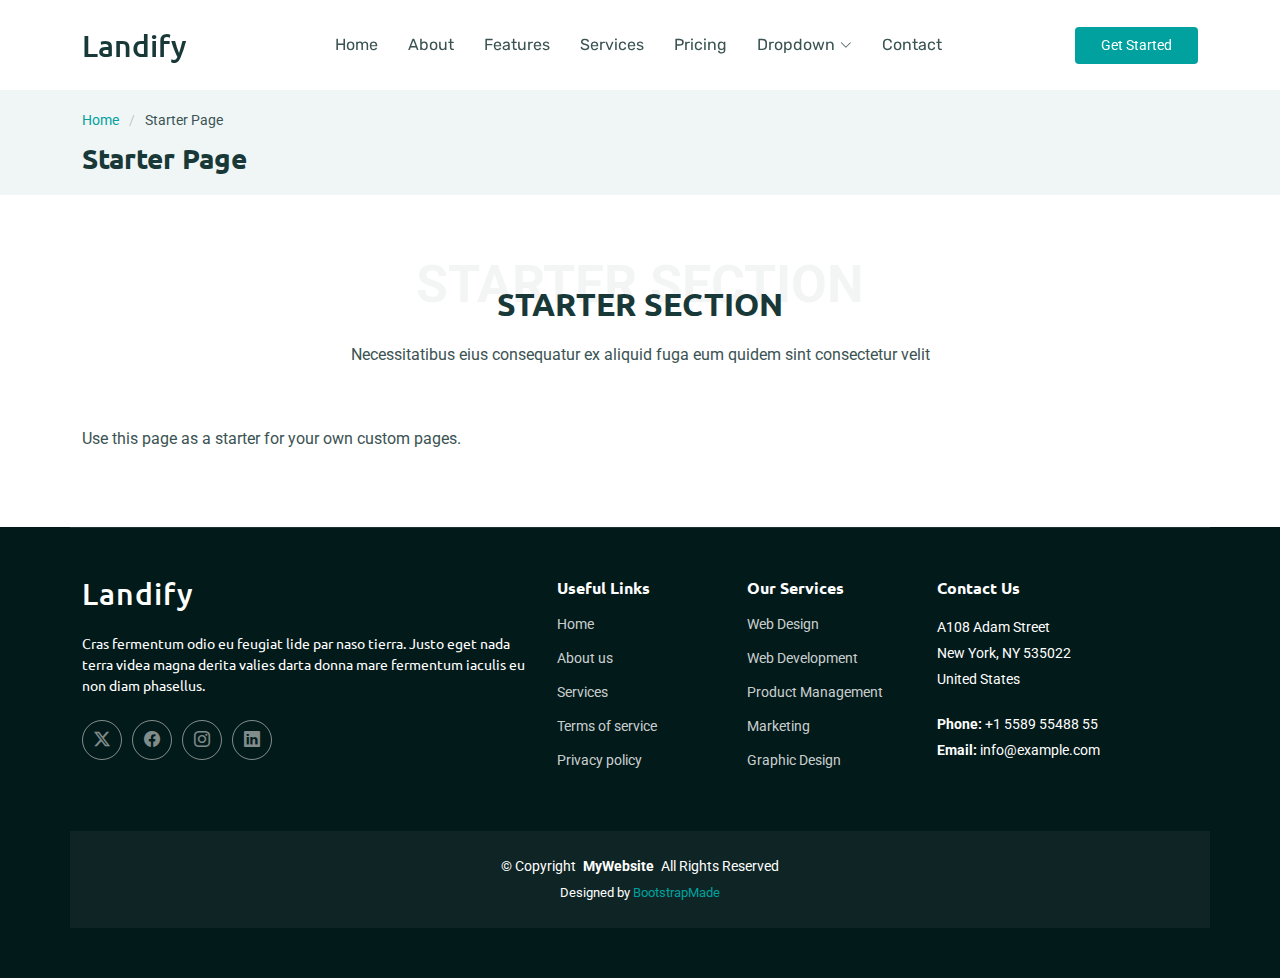
<file: Task_2/starter-page.html>
<!DOCTYPE html>
<html lang="en">

<head>
  <meta charset="utf-8">
  <meta content="width=device-width, initial-scale=1.0" name="viewport">
  <title>Starter Page - Landify Bootstrap Template</title>
  <meta name="description" content="">
  <meta name="keywords" content="">

  <!-- Favicons -->
  <link href="assets/img/favicon.png" rel="icon">
  <link href="assets/img/apple-touch-icon.png" rel="apple-touch-icon">

  <!-- Fonts -->
  <link href="https://fonts.googleapis.com" rel="preconnect">
  <link href="https://fonts.gstatic.com" rel="preconnect" crossorigin>
  <link href="https://fonts.googleapis.com/css2?family=Roboto:ital,wght@0,100;0,300;0,400;0,500;0,700;0,900;1,100;1,300;1,400;1,500;1,700;1,900&family=Ubuntu:ital,wght@0,300;0,400;0,500;0,700;1,300;1,400;1,500;1,700&family=Rubik:ital,wght@0,300;0,400;0,500;0,600;0,700;0,800;0,900;1,300;1,400;1,500;1,600;1,700;1,800;1,900&display=swap" rel="stylesheet">

  <!-- Vendor CSS Files -->
  <link href="assets/vendor/bootstrap/css/bootstrap.min.css" rel="stylesheet">
  <link href="assets/vendor/bootstrap-icons/bootstrap-icons.css" rel="stylesheet">
  <link href="assets/vendor/aos/aos.css" rel="stylesheet">
  <link href="assets/vendor/glightbox/css/glightbox.min.css" rel="stylesheet">
  <link href="assets/vendor/swiper/swiper-bundle.min.css" rel="stylesheet">

  <!-- Main CSS File -->
  <link href="assets/css/main.css" rel="stylesheet">

  <!-- =======================================================
  * Template Name: Landify
  * Template URL: https://bootstrapmade.com/landify-bootstrap-landing-page-template/
  * Updated: Aug 04 2025 with Bootstrap v5.3.7
  * Author: BootstrapMade.com
  * License: https://bootstrapmade.com/license/
  ======================================================== -->
</head>

<body class="starter-page-page">

  <header id="header" class="header d-flex align-items-center sticky-top">
    <div class="container position-relative d-flex align-items-center justify-content-between">

      <a href="index.html" class="logo d-flex align-items-center me-auto me-xl-0">
        <!-- Uncomment the line below if you also wish to use an image logo -->
        <!-- <img src="assets/img/logo.webp" alt=""> -->
        <h1 class="sitename">Landify</h1>
      </a>

      <nav id="navmenu" class="navmenu">
        <ul>
          <li><a href="#hero">Home</a></li>
          <li><a href="#about">About</a></li>
          <li><a href="#features">Features</a></li>
          <li><a href="#services">Services</a></li>
          <li><a href="#pricing">Pricing</a></li>
          <li class="dropdown"><a href="#"><span>Dropdown</span> <i class="bi bi-chevron-down toggle-dropdown"></i></a>
            <ul>
              <li><a href="#">Dropdown 1</a></li>
              <li class="dropdown"><a href="#"><span>Deep Dropdown</span> <i class="bi bi-chevron-down toggle-dropdown"></i></a>
                <ul>
                  <li><a href="#">Deep Dropdown 1</a></li>
                  <li><a href="#">Deep Dropdown 2</a></li>
                  <li><a href="#">Deep Dropdown 3</a></li>
                  <li><a href="#">Deep Dropdown 4</a></li>
                  <li><a href="#">Deep Dropdown 5</a></li>
                </ul>
              </li>
              <li><a href="#">Dropdown 2</a></li>
              <li><a href="#">Dropdown 3</a></li>
              <li><a href="#">Dropdown 4</a></li>
            </ul>
          </li>
          <li><a href="#contact">Contact</a></li>
        </ul>
        <i class="mobile-nav-toggle d-xl-none bi bi-list"></i>
      </nav>

      <a class="btn-getstarted" href="index.html#about">Get Started</a>

    </div>
  </header>

  <main class="main">

    <!-- Page Title -->
    <div class="page-title light-background">
      <div class="container">
        <nav class="breadcrumbs">
          <ol>
            <li><a href="index.html">Home</a></li>
            <li class="current">Starter Page</li>
          </ol>
        </nav>
        <h1>Starter Page</h1>
      </div>
    </div><!-- End Page Title -->

    <!-- Starter Section Section -->
    <section id="starter-section" class="starter-section section">

      <!-- Section Title -->
      <div class="container section-title" data-aos="fade-up">
        <span class="description-title">Starter Section</span>
        <h2>Starter Section</h2>
        <p>Necessitatibus eius consequatur ex aliquid fuga eum quidem sint consectetur velit</p>
      </div><!-- End Section Title -->

      <div class="container" data-aos="fade-up">
        <p>Use this page as a starter for your own custom pages.</p>
      </div>

    </section><!-- /Starter Section Section -->

  </main>

  <footer id="footer" class="footer position-relative dark-background">

    <div class="container footer-top">
      <div class="row gy-4">
        <div class="col-lg-5 col-md-12 footer-about">
          <a href="index.html" class="logo d-flex align-items-center">
            <span class="sitename">Landify</span>
          </a>
          <p>Cras fermentum odio eu feugiat lide par naso tierra. Justo eget nada terra videa magna derita valies darta donna mare fermentum iaculis eu non diam phasellus.</p>
          <div class="social-links d-flex mt-4">
            <a href=""><i class="bi bi-twitter-x"></i></a>
            <a href=""><i class="bi bi-facebook"></i></a>
            <a href=""><i class="bi bi-instagram"></i></a>
            <a href=""><i class="bi bi-linkedin"></i></a>
          </div>
        </div>

        <div class="col-lg-2 col-6 footer-links">
          <h4>Useful Links</h4>
          <ul>
            <li><a href="#">Home</a></li>
            <li><a href="#">About us</a></li>
            <li><a href="#">Services</a></li>
            <li><a href="#">Terms of service</a></li>
            <li><a href="#">Privacy policy</a></li>
          </ul>
        </div>

        <div class="col-lg-2 col-6 footer-links">
          <h4>Our Services</h4>
          <ul>
            <li><a href="#">Web Design</a></li>
            <li><a href="#">Web Development</a></li>
            <li><a href="#">Product Management</a></li>
            <li><a href="#">Marketing</a></li>
            <li><a href="#">Graphic Design</a></li>
          </ul>
        </div>

        <div class="col-lg-3 col-md-12 footer-contact text-center text-md-start">
          <h4>Contact Us</h4>
          <p>A108 Adam Street</p>
          <p>New York, NY 535022</p>
          <p>United States</p>
          <p class="mt-4"><strong>Phone:</strong> <span>+1 5589 55488 55</span></p>
          <p><strong>Email:</strong> <span>info@example.com</span></p>
        </div>

      </div>
    </div>

    <div class="container copyright text-center mt-4">
      <p>© <span>Copyright</span> <strong class="px-1 sitename">MyWebsite</strong> <span>All Rights Reserved</span></p>
      <div class="credits">
        <!-- All the links in the footer should remain intact. -->
        <!-- You can delete the links only if you've purchased the pro version. -->
        <!-- Licensing information: https://bootstrapmade.com/license/ -->
        <!-- Purchase the pro version with working PHP/AJAX contact form: [buy-url] -->
        Designed by <a href="https://bootstrapmade.com/">BootstrapMade</a>
      </div>
    </div>

  </footer>

  <!-- Scroll Top -->
  <a href="#" id="scroll-top" class="scroll-top d-flex align-items-center justify-content-center"><i class="bi bi-arrow-up-short"></i></a>

  <!-- Vendor JS Files -->
  <script src="assets/vendor/bootstrap/js/bootstrap.bundle.min.js"></script>
  <script src="assets/vendor/php-email-form/validate.js"></script>
  <script src="assets/vendor/aos/aos.js"></script>
  <script src="assets/vendor/glightbox/js/glightbox.min.js"></script>
  <script src="assets/vendor/swiper/swiper-bundle.min.js"></script>
  <script src="assets/vendor/purecounter/purecounter_vanilla.js"></script>

  <!-- Main JS File -->
  <script src="assets/js/main.js"></script>

</body>

</html>
</file>
<file: Task_1/assets/css/main.css>
/**
* Template Name: Style
* Template URL: https://bootstrapmade.com/style-bootstrap-portfolio-template/
* Updated: Jul 02 2025 with Bootstrap v5.3.7
* Author: BootstrapMade.com
* License: https://bootstrapmade.com/license/
*/

@charset "UTF-8";

/*--------------------------------------------------------------
# Font & Color Variables
# Help: https://bootstrapmade.com/color-system/
--------------------------------------------------------------*/
/* Fonts */
:root {
  --default-font: "Roboto",  system-ui, -apple-system, "Segoe UI", Roboto, "Helvetica Neue", Arial, "Noto Sans", "Liberation Sans", sans-serif, "Apple Color Emoji", "Segoe UI Emoji", "Segoe UI Symbol", "Noto Color Emoji";
  --heading-font: "Quicksand",  sans-serif;
  --nav-font: "Open Sans",  sans-serif;
}

/* Global Colors - The following color variables are used throughout the website. Updating them here will change the color scheme of the entire website */
:root { 
  --background-color: #ffffff; /* Background color for the entire website, including individual sections */
  --default-color: #314862; /* Default color used for the majority of the text content across the entire website */
  --heading-color: #13447f; /* Color for headings, subheadings and title throughout the website */
  --accent-color: #065cc2; /* Accent color that represents your brand on the website. It's used for buttons, links, and other elements that need to stand out */
  --surface-color: #ffffff; /* The surface color is used as a background of boxed elements within sections, such as cards, icon boxes, or other elements that require a visual separation from the global background. */
  --contrast-color: #ffffff; /* Contrast color for text, ensuring readability against backgrounds of accent, heading, or default colors. */
}

/* Nav Menu Colors - The following color variables are used specifically for the navigation menu. They are separate from the global colors to allow for more customization options */
:root {
  --nav-color: #314862;  /* The default color of the main navmenu links */
  --nav-hover-color: #065cc2; /* Applied to main navmenu links when they are hovered over or active */
  --nav-mobile-background-color: #11427d; /* Used as the background color for mobile navigation menu */
  --nav-dropdown-background-color: #065cc2; /* Used as the background color for dropdown items that appear when hovering over primary navigation items */
  --nav-dropdown-color: #acc4e0; /* Used for navigation links of the dropdown items in the navigation menu. */
  --nav-dropdown-hover-color: #ffffff; /* Similar to --nav-hover-color, this color is applied to dropdown navigation links when they are hovered over. */
}

/* Color Presets - These classes override global colors when applied to any section or element, providing reuse of the sam color scheme. */

.light-background {
  --background-color: #f7faff;
  --surface-color: #ffffff;
}

.dark-background {
  --background-color: #065cc2;
  --default-color: #ffffff;
  --heading-color: #ffffff;
  --accent-color: #afcdf1;
  --surface-color: #2973cc;
  --contrast-color: #ffffff;
}

/* Smooth scroll */
:root {
  scroll-behavior: smooth;
}

/*--------------------------------------------------------------
# General Styling & Shared Classes
--------------------------------------------------------------*/
body {
  color: var(--default-color);
  background-color: var(--background-color);
  font-family: var(--default-font);
}

a {
  color: var(--accent-color);
  text-decoration: none;
  transition: 0.3s;
}

a:hover {
  color: color-mix(in srgb, var(--accent-color), transparent 25%);
  text-decoration: none;
}

h1,
h2,
h3,
h4,
h5,
h6 {
  color: var(--heading-color);
  font-family: var(--heading-font);
}

/* PHP Email Form Messages
------------------------------*/
.php-email-form .error-message {
  display: none;
  background: #df1529;
  color: #ffffff;
  text-align: left;
  padding: 15px;
  margin-bottom: 24px;
  font-weight: 600;
}

.php-email-form .sent-message {
  display: none;
  color: #ffffff;
  background: #059652;
  text-align: center;
  padding: 15px;
  margin-bottom: 24px;
  font-weight: 600;
}

.php-email-form .loading {
  display: none;
  background: var(--surface-color);
  text-align: center;
  padding: 15px;
  margin-bottom: 24px;
}

.php-email-form .loading:before {
  content: "";
  display: inline-block;
  border-radius: 50%;
  width: 24px;
  height: 24px;
  margin: 0 10px -6px 0;
  border: 3px solid var(--accent-color);
  border-top-color: var(--surface-color);
  animation: php-email-form-loading 1s linear infinite;
}

@keyframes php-email-form-loading {
  0% {
    transform: rotate(0deg);
  }

  100% {
    transform: rotate(360deg);
  }
}

/*--------------------------------------------------------------
# Global Header
--------------------------------------------------------------*/
.header {
  --background-color: rgba(255, 255, 255, 0);
  color: var(--default-color);
  background-color: var(--background-color);
  padding: 15px 0;
  transition: all 0.5s;
  z-index: 997;
}

.header .logo {
  line-height: 1;
}

.header .logo img {
  max-height: 32px;
  margin-right: 8px;
}

.header .logo h1 {
  font-size: 30px;
  margin: 0;
  font-weight: 700;
  color: var(--heading-color);
}

/*--------------------------------------------------------------
# Navigation Menu
--------------------------------------------------------------*/
/* Navmenu */
.mobile-nav-toggle {
  color: var(--nav-color);
  position: fixed;
  top: 20px;
  right: 20px;
  font-size: 32px;
  line-height: 0;
  cursor: pointer;
  display: block !important;
  z-index: 998;
  transition: 0.3s;
}

.mobile-nav-toggle:hover {
  color: var(--nav-hover-color);
}

.navmenu {
  position: fixed;
  top: 0;
  bottom: 0;
  right: -300px;
  z-index: 997;
  transition: 0.3s;
  width: 300px;
  overflow: hidden;
}

.navmenu .profile-img img {
  margin: 15px auto;
  display: block;
  width: 160px;
  border: 8px solid color-mix(in srgb, var(--contrast-color), transparent 85%);
}

.navmenu .logo {
  line-height: 1;
  margin-bottom: 15px;
}

.navmenu .logo img {
  max-height: 32px;
  margin-right: 8px;
}

.navmenu .logo h1 {
  font-size: 24px;
  margin: 0;
  font-weight: 700;
  color: var(--contrast-color);
}

.navmenu .social-links {
  margin: 0 0 20px 0;
}

.navmenu .social-links a {
  font-size: 16px;
  display: inline-flex;
  align-items: center;
  justify-content: center;
  padding: 0;
  background: color-mix(in srgb, var(--contrast-color), transparent 90%);
  color: var(--contrast-color);
  margin: 0 2px;
  border-radius: 50%;
  width: 40px;
  height: 40px;
  transition: 0.3s;
}

.navmenu .social-links a i {
  margin: 0;
}

.navmenu .social-links a:hover {
  color: var(--contrast-color);
  background: var(--accent-color);
}

.navmenu ul {
  display: block;
  list-style: none;
  padding: 10px 0;
  margin: 0;
  overflow-y: auto;
  transition: 0.3s;
  z-index: 998;
}

.navmenu a,
.navmenu a:focus {
  color: var(--nav-dropdown-color);
  padding: 10px 20px;
  font-family: var(--nav-font);
  font-size: 17px;
  font-weight: 500;
  display: flex;
  align-items: center;
  justify-content: space-between;
  white-space: nowrap;
  transition: 0.3s;
}

.navmenu a i,
.navmenu a:focus i {
  font-size: 12px;
  line-height: 0;
  margin-left: 5px;
  width: 30px;
  height: 30px;
  display: flex;
  align-items: center;
  justify-content: center;
  border-radius: 50%;
  transition: 0.3s;
  background-color: color-mix(in srgb, var(--accent-color), transparent 90%);
}

.navmenu a i:hover,
.navmenu a:focus i:hover {
  background-color: var(--accent-color);
  color: var(--contrast-color);
}

.navmenu a:hover,
.navmenu .active,
.navmenu .active:focus {
  color: var(--nav-dropdown-hover-color);
}

.navmenu .active i,
.navmenu .active:focus i {
  background-color: var(--accent-color);
  color: var(--contrast-color);
  transform: rotate(180deg);
}

.navmenu .dropdown ul {
  position: static;
  display: none;
  z-index: 99;
  padding: 10px 0;
  margin: 10px 20px;
  box-shadow: none;
  transition: all 0.5s ease-in-out;
}

.navmenu .dropdown>.dropdown-active {
  display: block;
  background-color: var(--nav-dropdown-background-color);
  border: 1px solid color-mix(in srgb, var(--nav-dropdown-color), transparent 90%);
}

.mobile-nav-active {
  overflow: hidden;
}

.mobile-nav-active .mobile-nav-toggle {
  right: 310px;
  font-size: 36px;
}

.mobile-nav-active .navmenu {
  position: fixed;
  overflow: hidden;
  top: 0;
  bottom: 0;
  right: 0;
  background-color: var(--nav-mobile-background-color);
  transition: 0.3s;
}

/*--------------------------------------------------------------
# Global Footer
--------------------------------------------------------------*/
.footer {
  color: var(--default-color);
  background-color: var(--background-color);
  font-size: 14px;
  padding: 40px 0;
  position: relative;
}

.footer .copyright p {
  margin-bottom: 0;
}

.footer .social-links {
  margin-top: 20px;
}

.footer .social-links a {
  display: flex;
  align-items: center;
  justify-content: center;
  width: 40px;
  height: 40px;
  border-radius: 50%;
  border: 1px solid color-mix(in srgb, var(--default-color), transparent 50%);
  font-size: 16px;
  color: color-mix(in srgb, var(--default-color), transparent 50%);
  margin: 0 5px;
  transition: 0.3s;
}

.footer .social-links a:hover {
  color: var(--accent-color);
  border-color: var(--accent-color);
}

.footer .credits {
  margin-top: 10px;
  font-size: 13px;
  text-align: center;
}

/*--------------------------------------------------------------
# Scroll Top Button
--------------------------------------------------------------*/
.scroll-top {
  position: fixed;
  visibility: hidden;
  opacity: 0;
  right: 15px;
  bottom: -15px;
  z-index: 99999;
  background-color: var(--accent-color);
  width: 44px;
  height: 44px;
  border-radius: 50px;
  transition: all 0.4s;
}

.scroll-top i {
  font-size: 24px;
  color: var(--contrast-color);
  line-height: 0;
}

.scroll-top:hover {
  background-color: color-mix(in srgb, var(--accent-color), transparent 20%);
  color: var(--contrast-color);
}

.scroll-top.active {
  visibility: visible;
  opacity: 1;
  bottom: 15px;
}

/*--------------------------------------------------------------
# Disable aos animation delay on mobile devices
--------------------------------------------------------------*/
@media screen and (max-width: 768px) {
  [data-aos-delay] {
    transition-delay: 0 !important;
  }
}

/*--------------------------------------------------------------
# Global Page Titles & Breadcrumbs
--------------------------------------------------------------*/
.page-title {
  color: var(--default-color);
  background-color: var(--background-color);
  padding: 25px 0;
  position: relative;
}

.page-title h1 {
  font-size: 24px;
  font-weight: 700;
}

.page-title .breadcrumbs ol {
  display: flex;
  flex-wrap: wrap;
  list-style: none;
  padding: 0;
  margin: 0;
  font-size: 14px;
  font-weight: 400;
}

.page-title .breadcrumbs ol li+li {
  padding-left: 10px;
}

.page-title .breadcrumbs ol li+li::before {
  content: "/";
  display: inline-block;
  padding-right: 10px;
  color: color-mix(in srgb, var(--default-color), transparent 70%);
}

/*--------------------------------------------------------------
# Global Sections
--------------------------------------------------------------*/
section,
.section {
  color: var(--default-color);
  background-color: var(--background-color);
  padding: 60px 0;
  overflow: clip;
}

/*--------------------------------------------------------------
# Global Section Titles
--------------------------------------------------------------*/
.section-title {
  padding-bottom: 60px;
  position: relative;
}

.section-title h2 {
  font-size: 36px;
  font-weight: 700;
  padding: 0;
  line-height: 1px;
  margin: 0;
  letter-spacing: 0.5px;
  position: relative;
}

.section-title h2::after {
  content: "";
  width: 120px;
  height: 1px;
  display: inline-block;
  background: var(--accent-color);
  margin: 10px 10px;
}

.section-title p {
  color: color-mix(in srgb, var(--default-color), transparent 50%);
  margin: 5px 0 0 0;
  font-size: 16px;
  font-weight: 500;
  font-family: var(--heading-font);
}

/*--------------------------------------------------------------
# Hero Section
--------------------------------------------------------------*/
.hero {
  padding: 120px 0;
  position: relative;
  overflow: hidden;
  min-height: 100vh;
  display: flex;
  align-items: center;
}

.hero::before {
  content: "";
  position: absolute;
  top: 0;
  left: 0;
  right: 0;
  bottom: 0;
  background: url("../img/bg/abstract-bg-1.webp") no-repeat center center;
  background-size: cover;
  opacity: 0.08;
  z-index: 1;
}

.hero .container {
  position: relative;
  z-index: 2;
}

@media (max-width: 991px) {
  .hero .hero-content {
    padding: 60px 30px;
    text-align: center;
  }
}

@media (max-width: 576px) {
  .hero .hero-content {
    padding: 40px 20px;
  }
}

.hero .content-wrapper {
  max-width: 600px;
}

.hero .hero-title {
  font-size: 3.5rem;
  font-weight: 700;
  margin-bottom: 1.5rem;
  line-height: 1.2;
}

@media (max-width: 768px) {
  .hero .hero-title {
    font-size: 2.8rem;
  }
}

@media (max-width: 576px) {
  .hero .hero-title {
    font-size: 2.2rem;
  }
}

.hero .hero-title .typed {
  color: var(--accent-color);
  position: relative;
}

.hero .lead {
  font-size: 1.2rem;
  color: color-mix(in srgb, var(--default-color), transparent 20%);
  margin-bottom: 3rem;
  line-height: 1.6;
}

@media (max-width: 768px) {
  .hero .lead {
    font-size: 1.1rem;
    margin-bottom: 2rem;
  }
}

.hero .hero-stats {
  display: flex;
  gap: 2rem;
  margin-bottom: 3rem;
}

@media (max-width: 768px) {
  .hero .hero-stats {
    justify-content: center;
    gap: 1.5rem;
    margin-bottom: 2rem;
  }
}

@media (max-width: 576px) {
  .hero .hero-stats {
    flex-direction: column;
    gap: 1rem;
  }
}

.hero .hero-stats .stat-item {
  display: flex;
  flex-direction: column;
  align-items: center;
}

.hero .hero-stats .stat-item .purecounter {
  font-size: 2rem;
  font-weight: 700;
  color: var(--accent-color);
  line-height: 1;
}

.hero .hero-stats .stat-item .stat-label {
  font-size: 0.9rem;
  color: color-mix(in srgb, var(--default-color), transparent 40%);
  margin-top: 0.25rem;
}

.hero .hero-actions {
  display: flex;
  gap: 1rem;
  margin-bottom: 3rem;
}

@media (max-width: 768px) {
  .hero .hero-actions {
    justify-content: center;
    margin-bottom: 2rem;
  }
}

@media (max-width: 576px) {
  .hero .hero-actions {
    flex-direction: column;
    align-items: center;
  }
}

.hero .hero-actions .btn {
  padding: 12px 30px;
  font-weight: 600;
  border-radius: 50px;
  text-decoration: none;
  transition: all 0.3s ease;
}

.hero .hero-actions .btn.btn-primary {
  background-color: var(--accent-color);
  color: var(--contrast-color);
  border: 2px solid var(--accent-color);
}

.hero .hero-actions .btn.btn-primary:hover {
  background-color: transparent;
  color: var(--accent-color);
}

.hero .hero-actions .btn.btn-outline {
  background-color: transparent;
  color: var(--default-color);
  border: 2px solid color-mix(in srgb, var(--default-color), transparent 70%);
}

.hero .hero-actions .btn.btn-outline:hover {
  background-color: var(--accent-color);
  color: var(--contrast-color);
  border-color: var(--accent-color);
}

.hero .social-links {
  display: flex;
  gap: 1rem;
}

@media (max-width: 768px) {
  .hero .social-links {
    justify-content: center;
  }
}

.hero .social-links a {
  width: 45px;
  height: 45px;
  display: flex;
  align-items: center;
  justify-content: center;
  border-radius: 50%;
  background-color: var(--surface-color);
  color: var(--default-color);
  text-decoration: none;
  transition: all 0.3s ease;
  box-shadow: 0 2px 10px color-mix(in srgb, var(--default-color), transparent 90%);
}

.hero .social-links a:hover {
  background-color: var(--accent-color);
  color: var(--contrast-color);
  transform: translateY(-3px);
}

.hero .social-links a i {
  font-size: 1.2rem;
}

.hero .hero-image {
  position: relative;
  display: flex;
  align-items: center;
  justify-content: center;
  padding: 60px 30px;
}

@media (max-width: 991px) {
  .hero .hero-image {
    min-height: auto;
    padding: 40px 30px;
  }
}

.hero .image-container {
  position: relative;
  max-width: 500px;
  width: 100%;
}

.hero .hero-main-image {
  border-radius: 20px;
  box-shadow: 0 20px 60px color-mix(in srgb, var(--default-color), transparent 85%);
  position: relative;
  z-index: 2;
}

.hero .image-overlay {
  position: absolute;
  top: 20px;
  left: 20px;
  right: -20px;
  bottom: -20px;
  background: linear-gradient(45deg, var(--accent-color), color-mix(in srgb, var(--accent-color), transparent 30%));
  border-radius: 20px;
  z-index: 1;
}

.hero .floating-elements {
  position: absolute;
  top: 0;
  left: 0;
  right: 0;
  bottom: 0;
  z-index: 3;
}

.hero .floating-card {
  position: absolute;
  background-color: var(--surface-color);
  padding: 15px 20px;
  border-radius: 15px;
  box-shadow: 0 10px 30px color-mix(in srgb, var(--default-color), transparent 90%);
  display: flex;
  align-items: center;
  gap: 10px;
  white-space: nowrap;
  animation: float 6s ease-in-out infinite;
}

@media (max-width: 768px) {
  .hero .floating-card {
    padding: 10px 15px;
    font-size: 0.9rem;
  }
}

.hero .floating-card i {
  font-size: 1.5rem;
  color: var(--accent-color);
}

@media (max-width: 768px) {
  .hero .floating-card i {
    font-size: 1.2rem;
  }
}

.hero .floating-card span {
  font-weight: 600;
  color: var(--default-color);
}

.hero .floating-card.card-1 {
  top: 10%;
  left: -10%;
  animation-delay: 0s;
}

@media (max-width: 768px) {
  .hero .floating-card.card-1 {
    top: 5%;
    left: -5%;
  }
}

.hero .floating-card.card-2 {
  top: 60%;
  right: -15%;
  animation-delay: 2s;
}

@media (max-width: 768px) {
  .hero .floating-card.card-2 {
    top: 70%;
    right: -10%;
  }
}

.hero .floating-card.card-3 {
  bottom: 15%;
  left: -5%;
  animation-delay: 4s;
}

@media (max-width: 768px) {
  .hero .floating-card.card-3 {
    bottom: 10%;
    left: 0%;
  }
}

@keyframes float {

  0%,
  100% {
    transform: translateY(0px);
  }

  50% {
    transform: translateY(-20px);
  }
}

/*--------------------------------------------------------------
# About Section
--------------------------------------------------------------*/
.about .profile-image-wrapper {
  position: relative;
}

.about .profile-image-wrapper .profile-image {
  position: relative;
  width: 280px;
  height: 280px;
  margin: 0 auto 40px;
  border-radius: 50%;
  overflow: hidden;
  border: 5px solid var(--accent-color);
  box-shadow: 0 10px 30px color-mix(in srgb, var(--accent-color), transparent 80%);
}

.about .profile-image-wrapper .profile-image img {
  width: 100%;
  height: 100%;
  object-fit: cover;
}

@media (max-width: 768px) {
  .about .profile-image-wrapper .profile-image {
    width: 200px;
    height: 200px;
  }
}

.about .profile-image-wrapper .signature-section {
  text-align: center;
}

.about .profile-image-wrapper .signature-section .signature {
  max-width: 200px;
  height: auto;
  margin-bottom: 15px;
  opacity: 0.8;
}

.about .profile-image-wrapper .signature-section .quote {
  font-style: italic;
  color: color-mix(in srgb, var(--default-color), transparent 30%);
  font-size: 14px;
  margin: 0;
  max-width: 250px;
  margin: 0 auto;
}

.about .about-content .intro {
  margin-bottom: 40px;
}

.about .about-content .intro h2 {
  font-size: 2.5rem;
  margin-bottom: 20px;
  font-weight: 700;
}

@media (max-width: 768px) {
  .about .about-content .intro h2 {
    font-size: 2rem;
    text-align: center;
  }
}

.about .about-content .intro p {
  font-size: 16px;
  line-height: 1.7;
  color: color-mix(in srgb, var(--default-color), transparent 20%);
}

@media (max-width: 768px) {
  .about .about-content .intro p {
    text-align: center;
  }
}

.about .about-content .skills-grid {
  display: grid;
  grid-template-columns: repeat(auto-fit, minmax(200px, 1fr));
  gap: 20px;
  margin-bottom: 40px;
}

.about .about-content .skills-grid .skill-item {
  text-align: center;
  padding: 20px;
  border-radius: 10px;
  background: color-mix(in srgb, var(--accent-color), transparent 94%);
  border: 1px solid color-mix(in srgb, var(--accent-color), transparent 85%);
  transition: all 0.3s ease;
}

.about .about-content .skills-grid .skill-item:hover {
  transform: translateY(-5px);
  box-shadow: 0 10px 25px color-mix(in srgb, var(--accent-color), transparent 85%);
}

.about .about-content .skills-grid .skill-item .skill-icon {
  width: 60px;
  height: 60px;
  margin: 0 auto 15px;
  display: flex;
  align-items: center;
  justify-content: center;
  background: var(--accent-color);
  border-radius: 50%;
  color: var(--contrast-color);
  font-size: 24px;
}

.about .about-content .skills-grid .skill-item h4 {
  font-size: 18px;
  margin-bottom: 10px;
  color: var(--heading-color);
}

.about .about-content .skills-grid .skill-item p {
  font-size: 14px;
  color: color-mix(in srgb, var(--default-color), transparent 30%);
  margin: 0;
}

.about .about-content .journey-timeline {
  margin-bottom: 40px;
}

.about .about-content .journey-timeline .timeline-item {
  display: flex;
  align-items: center;
  margin-bottom: 20px;
  padding: 15px;
  border-left: 3px solid var(--accent-color);
  background: color-mix(in srgb, var(--surface-color), transparent 30%);
  border-radius: 0 8px 8px 0;
  transition: all 0.3s ease;
}

.about .about-content .journey-timeline .timeline-item:hover {
  background: color-mix(in srgb, var(--accent-color), transparent 95%);
  border-left-color: color-mix(in srgb, var(--accent-color), transparent 10%);
}

.about .about-content .journey-timeline .timeline-item:last-child {
  margin-bottom: 0;
}

.about .about-content .journey-timeline .timeline-item .year {
  font-weight: 700;
  color: var(--accent-color);
  font-size: 18px;
  min-width: 80px;
  margin-right: 20px;
}

.about .about-content .journey-timeline .timeline-item .description {
  color: color-mix(in srgb, var(--default-color), transparent 20%);
  font-size: 15px;
  line-height: 1.5;
}

@media (max-width: 576px) {
  .about .about-content .journey-timeline .timeline-item {
    flex-direction: column;
    align-items: flex-start;
  }

  .about .about-content .journey-timeline .timeline-item .year {
    margin-right: 0;
    margin-bottom: 8px;
  }
}

.about .about-content .cta-section .fun-fact {
  display: flex;
  align-items: center;
  justify-content: center;
  margin-bottom: 30px;
  padding: 15px 25px;
  background: color-mix(in srgb, var(--accent-color), transparent 94%);
  border-radius: 50px;
  border: 1px solid color-mix(in srgb, var(--accent-color), transparent 85%);
}

.about .about-content .cta-section .fun-fact .emoji {
  font-size: 20px;
  margin-right: 10px;
}

.about .about-content .cta-section .fun-fact .text {
  color: color-mix(in srgb, var(--default-color), transparent 20%);
  font-size: 14px;
  font-weight: 500;
}

@media (max-width: 768px) {
  .about .about-content .cta-section .fun-fact {
    justify-content: center;
    text-align: center;
  }
}

.about .about-content .cta-section .action-buttons {
  display: flex;
  gap: 15px;
  justify-content: center;
}

@media (max-width: 576px) {
  .about .about-content .cta-section .action-buttons {
    flex-direction: column;
    align-items: center;
  }
}

.about .about-content .cta-section .action-buttons .btn {
  padding: 12px 30px;
  font-weight: 600;
  border-radius: 50px;
  text-decoration: none;
  transition: all 0.3s ease;
  font-size: 15px;
}

.about .about-content .cta-section .action-buttons .btn.btn-primary {
  background: var(--accent-color);
  color: var(--contrast-color);
  border: 2px solid var(--accent-color);
}

.about .about-content .cta-section .action-buttons .btn.btn-primary:hover {
  background: color-mix(in srgb, var(--accent-color), black 10%);
  border-color: color-mix(in srgb, var(--accent-color), black 10%);
  transform: translateY(-2px);
}

.about .about-content .cta-section .action-buttons .btn.btn-outline {
  background: transparent;
  color: var(--accent-color);
  border: 2px solid var(--accent-color);
}

.about .about-content .cta-section .action-buttons .btn.btn-outline:hover {
  background: var(--accent-color);
  color: var(--contrast-color);
  transform: translateY(-2px);
}

@media (max-width: 992px) {
  .about .profile-image-wrapper {
    margin-bottom: 40px;
  }
}

/*--------------------------------------------------------------
# Skills Section
--------------------------------------------------------------*/
.skills .skills-grid .skill-card {
  background: linear-gradient(135deg, var(--surface-color) 0%, color-mix(in srgb, var(--surface-color), var(--accent-color) 5%) 100%);
  border-radius: 15px;
  padding: 30px;
  height: 100%;
  position: relative;
  overflow: hidden;
  border: 1px solid color-mix(in srgb, var(--accent-color), transparent 85%);
  transition: all 0.3s ease;
}

.skills .skills-grid .skill-card:before {
  content: "";
  position: absolute;
  top: 0;
  left: 0;
  width: 100%;
  height: 3px;
  background: linear-gradient(90deg, var(--accent-color), color-mix(in srgb, var(--accent-color), var(--heading-color) 30%));
}

.skills .skills-grid .skill-card:hover {
  transform: translateY(-10px);
  box-shadow: 0 20px 40px color-mix(in srgb, var(--accent-color), transparent 80%);
  border-color: color-mix(in srgb, var(--accent-color), transparent 60%);
}

.skills .skills-grid .skill-card .skill-header {
  display: flex;
  align-items: center;
  margin-bottom: 25px;
  gap: 15px;
}

.skills .skills-grid .skill-card .skill-header i {
  font-size: 28px;
  color: var(--accent-color);
  width: 50px;
  height: 50px;
  display: flex;
  align-items: center;
  justify-content: center;
  background: color-mix(in srgb, var(--accent-color), transparent 90%);
  border-radius: 12px;
}

.skills .skills-grid .skill-card .skill-header h3 {
  font-size: 20px;
  margin: 0;
  color: var(--heading-color);
}

.skills .skills-grid .skill-card .skill-item {
  margin-bottom: 20px;
}

.skills .skills-grid .skill-card .skill-item:last-child {
  margin-bottom: 0;
}

.skills .skills-grid .skill-card .skill-item .skill-info {
  display: flex;
  justify-content: space-between;
  align-items: center;
  margin-bottom: 8px;
}

.skills .skills-grid .skill-card .skill-item .skill-info .skill-name {
  font-weight: 600;
  color: var(--heading-color);
  font-size: 15px;
}

.skills .skills-grid .skill-card .skill-item .skill-info .skill-percentage {
  font-size: 14px;
  font-weight: 700;
  color: var(--accent-color);
}

.skills .skills-grid .skill-card .skill-item .skill-bar {
  height: 6px;
  background: color-mix(in srgb, var(--default-color), transparent 92%);
  border-radius: 10px;
  overflow: hidden;
  position: relative;
}

.skills .skills-grid .skill-card .skill-item .skill-bar .progress-bar {
  height: 100%;
  background: linear-gradient(45deg, var(--accent-color), color-mix(in srgb, var(--accent-color), var(--heading-color) 20%));
  border-radius: 10px;
  width: 0;
  transition: width 1.8s cubic-bezier(0.4, 0, 0.2, 1);
  position: relative;
}

.skills .skills-grid .skill-card .skill-item .skill-bar .progress-bar:after {
  content: "";
  position: absolute;
  top: 0;
  left: 0;
  right: 0;
  bottom: 0;
  background: linear-gradient(90deg, transparent, rgba(255, 255, 255, 0.3), transparent);
  animation: shimmer 2s infinite;
}

.skills .skills-summary {
  background: var(--surface-color);
  padding: 40px 30px;
  border-radius: 15px;
  height: fit-content;
  position: sticky;
  top: 20px;
  box-shadow: 0 10px 30px color-mix(in srgb, var(--default-color), transparent 90%);
}

.skills .skills-summary h3 {
  color: var(--heading-color);
  margin-bottom: 20px;
  font-size: 24px;
}

.skills .skills-summary p {
  color: color-mix(in srgb, var(--default-color), transparent 20%);
  margin-bottom: 30px;
  line-height: 1.6;
}

.skills .skills-summary .summary-stats {
  margin-bottom: 30px;
}

.skills .skills-summary .summary-stats .stat-item {
  display: flex;
  align-items: center;
  margin-bottom: 20px;
  gap: 15px;
}

.skills .skills-summary .summary-stats .stat-item:last-child {
  margin-bottom: 0;
}

.skills .skills-summary .summary-stats .stat-item .stat-circle {
  width: 50px;
  height: 50px;
  border-radius: 50%;
  background: linear-gradient(135deg, var(--accent-color), color-mix(in srgb, var(--accent-color), var(--heading-color) 30%));
  display: flex;
  align-items: center;
  justify-content: center;
  flex-shrink: 0;
}

.skills .skills-summary .summary-stats .stat-item .stat-circle i {
  color: var(--contrast-color);
  font-size: 20px;
}

.skills .skills-summary .summary-stats .stat-item .stat-info .stat-number {
  display: block;
  font-size: 24px;
  font-weight: 700;
  color: var(--heading-color);
  line-height: 1;
}

.skills .skills-summary .summary-stats .stat-item .stat-info .stat-label {
  font-size: 14px;
  color: color-mix(in srgb, var(--default-color), transparent 30%);
}

.skills .skills-summary .skills-badges h4 {
  color: var(--heading-color);
  margin-bottom: 15px;
  font-size: 18px;
}

.skills .skills-summary .skills-badges .badge-list {
  display: flex;
  flex-wrap: wrap;
  gap: 10px;
}

.skills .skills-summary .skills-badges .badge-list .skill-badge {
  background: linear-gradient(45deg, var(--accent-color), color-mix(in srgb, var(--accent-color), var(--heading-color) 20%));
  color: var(--contrast-color);
  padding: 8px 16px;
  border-radius: 20px;
  font-size: 12px;
  font-weight: 600;
  text-transform: uppercase;
  letter-spacing: 0.5px;
}

@keyframes shimmer {
  0% {
    transform: translateX(-100%);
  }

  100% {
    transform: translateX(100%);
  }
}

@media (max-width: 991px) {
  .skills .skills-summary {
    margin-top: 30px;
    position: relative;
    top: auto;
  }
}

@media (max-width: 767px) {
  .skills .skills-grid .skill-card {
    padding: 25px 20px;
  }

  .skills .skills-grid .skill-card .skill-header {
    flex-direction: column;
    text-align: center;
    gap: 10px;
  }

  .skills .skills-grid .skill-card .skill-header h3 {
    font-size: 18px;
  }

  .skills .skills-summary {
    padding: 30px 20px;
  }

  .skills .skills-summary .summary-stats .stat-item .stat-circle {
    width: 45px;
    height: 45px;
  }

  .skills .skills-summary .summary-stats .stat-item .stat-circle i {
    font-size: 18px;
  }

  .skills .skills-summary .summary-stats .stat-item .stat-info .stat-number {
    font-size: 20px;
  }
}

/*--------------------------------------------------------------
# Resume Section
--------------------------------------------------------------*/
.resume .section-header {
  margin-bottom: 2.5rem;
}

.resume .section-header h2 {
  font-size: 1.8rem;
  font-weight: 700;
  margin-bottom: 1rem;
  display: flex;
  align-items: center;
  gap: 0.75rem;
}

.resume .section-header h2 i {
  color: var(--accent-color);
  font-size: 1.5rem;
}

.resume .section-header .section-subtitle {
  color: color-mix(in srgb, var(--default-color), transparent 30%);
  font-size: 1rem;
  line-height: 1.6;
}

.resume .experience-section {
  padding-right: 1.5rem;
}

.resume .experience-section .experience-cards .experience-card {
  background: var(--surface-color);
  border: 1px solid color-mix(in srgb, var(--default-color), transparent 90%);
  border-radius: 12px;
  padding: 1.8rem;
  margin-bottom: 1.5rem;
  transition: all 0.3s ease;
  position: relative;
  overflow: hidden;
}

.resume .experience-section .experience-cards .experience-card::before {
  content: "";
  position: absolute;
  top: 0;
  left: 0;
  width: 4px;
  height: 100%;
  background: linear-gradient(135deg, var(--accent-color), color-mix(in srgb, var(--accent-color), transparent 30%));
}

.resume .experience-section .experience-cards .experience-card:hover {
  box-shadow: 0 8px 30px color-mix(in srgb, var(--default-color), transparent 85%);
  transform: translateY(-5px);
}

.resume .experience-section .experience-cards .experience-card .card-header {
  display: flex;
  justify-content: space-between;
  align-items: flex-start;
  margin-bottom: 1rem;
}

.resume .experience-section .experience-cards .experience-card .card-header .role-info h3 {
  color: var(--heading-color);
  font-size: 1.25rem;
  font-weight: 600;
  margin-bottom: 0.25rem;
}

.resume .experience-section .experience-cards .experience-card .card-header .role-info h4 {
  color: var(--accent-color);
  font-size: 1rem;
  font-weight: 500;
  margin: 0;
}

.resume .experience-section .experience-cards .experience-card .card-header .duration {
  background: color-mix(in srgb, var(--accent-color), transparent 90%);
  color: var(--accent-color);
  padding: 0.4rem 0.8rem;
  border-radius: 20px;
  font-size: 0.85rem;
  font-weight: 500;
  white-space: nowrap;
}

.resume .experience-section .experience-cards .experience-card .card-body p {
  color: color-mix(in srgb, var(--default-color), transparent 25%);
  margin-bottom: 1rem;
  line-height: 1.6;
}

.resume .experience-section .experience-cards .experience-card .card-body .achievements {
  margin: 0;
  padding-left: 0;
  list-style: none;
}

.resume .experience-section .experience-cards .experience-card .card-body .achievements li {
  position: relative;
  padding-left: 1.5rem;
  margin-bottom: 0.5rem;
  color: color-mix(in srgb, var(--default-color), transparent 15%);
  font-size: 0.9rem;
}

.resume .experience-section .experience-cards .experience-card .card-body .achievements li::before {
  content: "✓";
  position: absolute;
  left: 0;
  top: 0;
  color: var(--accent-color);
  font-weight: bold;
}

.resume .experience-section .experience-cards .experience-card .card-body .achievements li:last-child {
  margin-bottom: 0;
}

.resume .education-section {
  padding-left: 1.5rem;
}

.resume .education-section .education-timeline {
  position: relative;
}

.resume .education-section .education-timeline .timeline-track {
  position: absolute;
  left: 1rem;
  top: 2rem;
  bottom: 2rem;
  width: 2px;
  background: linear-gradient(to bottom, var(--accent-color), color-mix(in srgb, var(--accent-color), transparent 70%));
}

.resume .education-section .education-timeline .education-item {
  position: relative;
  padding-left: 3rem;
  margin-bottom: 2.5rem;
}

.resume .education-section .education-timeline .education-item:last-child {
  margin-bottom: 0;
}

.resume .education-section .education-timeline .education-item .timeline-marker {
  position: absolute;
  left: 0.5rem;
  top: 1.5rem;
  width: 1rem;
  height: 1rem;
  background: var(--accent-color);
  border: 3px solid var(--surface-color);
  border-radius: 50%;
  box-shadow: 0 0 0 4px color-mix(in srgb, var(--accent-color), transparent 85%);
}

.resume .education-section .education-timeline .education-item .education-content {
  background: var(--surface-color);
  border: 1px solid color-mix(in srgb, var(--default-color), transparent 90%);
  border-radius: 8px;
  padding: 1.5rem;
  transition: all 0.3s ease;
}

.resume .education-section .education-timeline .education-item .education-content:hover {
  box-shadow: 0 5px 20px color-mix(in srgb, var(--default-color), transparent 90%);
}

.resume .education-section .education-timeline .education-item .education-content .degree-header {
  display: flex;
  justify-content: space-between;
  align-items: flex-start;
  margin-bottom: 0.5rem;
}

.resume .education-section .education-timeline .education-item .education-content .degree-header h3 {
  color: var(--heading-color);
  font-size: 1.1rem;
  font-weight: 600;
  margin: 0;
  line-height: 1.3;
}

.resume .education-section .education-timeline .education-item .education-content .degree-header .year {
  background: var(--accent-color);
  color: var(--contrast-color);
  padding: 0.3rem 0.7rem;
  border-radius: 15px;
  font-size: 0.8rem;
  font-weight: 500;
  white-space: nowrap;
}

.resume .education-section .education-timeline .education-item .education-content .institution {
  color: color-mix(in srgb, var(--accent-color), transparent 20%);
  font-size: 1rem;
  font-weight: 500;
  margin-bottom: 0.8rem;
}

.resume .education-section .education-timeline .education-item .education-content p {
  color: color-mix(in srgb, var(--default-color), transparent 30%);
  margin: 0;
  font-size: 0.9rem;
  line-height: 1.5;
}

@media (max-width: 992px) {

  .resume .experience-section,
  .resume .education-section {
    padding-left: 0;
    padding-right: 0;
    margin-bottom: 3rem;
  }

  .resume .section-header h2 {
    font-size: 1.6rem;
  }

  .resume .experience-cards .experience-card .card-header {
    flex-direction: column;
    gap: 0.8rem;
  }

  .resume .experience-cards .experience-card .card-header .duration {
    align-self: flex-start;
  }

  .resume .education-timeline .education-item .education-content .degree-header {
    flex-direction: column;
    gap: 0.5rem;
  }

  .resume .education-timeline .education-item .education-content .degree-header .year {
    align-self: flex-start;
  }
}

@media (max-width: 576px) {
  .resume .section-header h2 {
    font-size: 1.4rem;
  }

  .resume .section-header h2 i {
    font-size: 1.2rem;
  }

  .resume .experience-cards .experience-card {
    padding: 1.3rem;
  }

  .resume .education-timeline .timeline-track {
    left: 0.5rem;
  }

  .resume .education-timeline .education-item {
    padding-left: 2rem;
  }

  .resume .education-timeline .education-item .timeline-marker {
    left: 0;
  }
}

/*--------------------------------------------------------------
# Services Section
--------------------------------------------------------------*/
.services .service-item {
  height: 100%;
  padding: 2rem;
  background-color: var(--surface-color);
  border-radius: 12px;
  box-shadow: 0 5px 25px -5px rgba(0, 0, 0, 0.05);
  transition: all 0.3s ease-in-out;
  position: relative;
  overflow: hidden;
}

.services .service-item::before {
  content: "";
  position: absolute;
  top: 0;
  left: 0;
  width: 3px;
  height: 0;
  background-color: var(--accent-color);
  transition: height 0.3s ease-in-out;
}

.services .service-item:hover {
  transform: translateY(-5px);
  box-shadow: 0 8px 30px -5px rgba(0, 0, 0, 0.08);
}

.services .service-item:hover::before {
  height: 100%;
}

.services .service-item:hover .icon i {
  transform: scale(1.1) rotate(5deg);
  color: var(--accent-color);
}

.services .service-item:hover .link-item i {
  transform: translateX(5px);
}

.services .service-item .icon {
  margin-bottom: 1.5rem;
}

.services .service-item .icon i {
  font-size: 2.5rem;
  color: color-mix(in srgb, var(--accent-color), transparent 15%);
  transition: all 0.3s ease-in-out;
}

.services .service-item h3 {
  font-size: 1.5rem;
  margin-bottom: 1rem;
  font-weight: 600;
  color: var(--heading-color);
  font-family: var(--heading-font);
}

.services .service-item p {
  color: color-mix(in srgb, var(--default-color), transparent 25%);
  font-size: 1rem;
  line-height: 1.6;
  margin-bottom: 1.5rem;
}

.services .service-item .card-links {
  margin-top: auto;
}

.services .service-item .card-links .link-item {
  display: inline-flex;
  align-items: center;
  color: var(--accent-color);
  font-weight: 500;
  font-size: 0.95rem;
  transition: color 0.3s ease;
}

.services .service-item .card-links .link-item i {
  margin-left: 0.5rem;
  font-size: 1.1rem;
  transition: transform 0.3s ease;
}

.services .service-item .card-links .link-item:hover {
  color: color-mix(in srgb, var(--accent-color), transparent 25%);
}

@media (max-width: 991px) {
  .services .card-item {
    padding: 1.75rem;
  }

  .services .card-item h3 {
    font-size: 1.35rem;
  }

  .services .card-item .icon i {
    font-size: 2.25rem;
  }
}

@media (max-width: 767px) {
  .services .card-item {
    padding: 1.5rem;
  }

  .services .card-item h3 {
    font-size: 1.25rem;
  }

  .services .card-item .icon i {
    font-size: 2rem;
  }

  .services .card-item:hover {
    transform: translateY(-3px);
  }
}

/*--------------------------------------------------------------
# Portfolio Section
--------------------------------------------------------------*/
.portfolio .portfolio-filters {
  display: flex;
  justify-content: center;
  flex-wrap: wrap;
  gap: 15px;
  padding: 0;
  margin: 0 0 40px;
  list-style: none;
}

.portfolio .portfolio-filters li {
  font-size: 15px;
  font-weight: 500;
  padding: 12px 25px;
  cursor: pointer;
  background: var(--surface-color);
  color: var(--default-color);
  border-radius: 30px;
  display: flex;
  align-items: center;
  gap: 8px;
  transition: all 0.3s ease;
}

.portfolio .portfolio-filters li i {
  font-size: 1.1em;
  transition: transform 0.3s ease;
}

.portfolio .portfolio-filters li:hover {
  color: var(--accent-color);
  transform: translateY(-2px);
  background: color-mix(in srgb, var(--accent-color), transparent 92%);
}

.portfolio .portfolio-filters li:hover i {
  transform: scale(1.1);
}

.portfolio .portfolio-filters li.filter-active {
  background: var(--accent-color);
  color: var(--contrast-color);
}

@media (max-width: 768px) {
  .portfolio .portfolio-filters {
    gap: 10px;
  }

  .portfolio .portfolio-filters li {
    padding: 8px 20px;
    font-size: 14px;
  }
}

.portfolio .portfolio-entry {
  position: relative;
  border-radius: 16px;
  overflow: hidden;
  background: var(--surface-color);
  box-shadow: 0 4px 30px rgba(0, 0, 0, 0.05);
}

.portfolio .portfolio-entry .entry-image {
  position: relative;
  margin: 0;
  overflow: hidden;
  aspect-ratio: 16/9;
}

.portfolio .portfolio-entry .entry-image img {
  width: 100%;
  height: 100%;
  object-fit: cover;
  transition: transform 0.6s cubic-bezier(0.4, 0, 0.2, 1);
}

.portfolio .portfolio-entry .entry-image .entry-overlay {
  position: absolute;
  inset: 0;
  background: linear-gradient(180deg, transparent 0%, rgba(0, 0, 0, 0.8) 100%);
  display: flex;
  align-items: flex-end;
  padding: 30px;
  opacity: 0;
  transform: translateY(20px);
  transition: all 0.4s cubic-bezier(0.4, 0, 0.2, 1);
}

.portfolio .portfolio-entry .entry-image .entry-overlay .overlay-content {
  width: 100%;
  transform: translateY(20px);
  transition: transform 0.4s cubic-bezier(0.4, 0, 0.2, 1);
}

.portfolio .portfolio-entry .entry-image .entry-overlay .entry-meta {
  color: var(--accent-color);
  font-size: 14px;
  font-weight: 500;
  text-transform: uppercase;
  letter-spacing: 1px;
  margin-bottom: 10px;
}

.portfolio .portfolio-entry .entry-image .entry-overlay .entry-title {
  color: var(--contrast-color);
  font-size: 24px;
  font-weight: 600;
  margin: 0 0 20px;
}

.portfolio .portfolio-entry .entry-image .entry-overlay .entry-links {
  display: flex;
  gap: 15px;
}

.portfolio .portfolio-entry .entry-image .entry-overlay .entry-links a {
  width: 46px;
  height: 46px;
  display: flex;
  align-items: center;
  justify-content: center;
  background: var(--surface-color);
  color: var(--accent-color);
  border-radius: 12px;
  font-size: 20px;
  transition: all 0.3s ease;
  opacity: 0;
  transform: translateY(20px);
}

.portfolio .portfolio-entry .entry-image .entry-overlay .entry-links a:hover {
  background: var(--accent-color);
  color: var(--contrast-color);
  transform: translateY(-2px);
}

.portfolio .portfolio-entry .entry-image .entry-overlay .entry-links a:nth-child(1) {
  transition-delay: 0.1s;
}

.portfolio .portfolio-entry .entry-image .entry-overlay .entry-links a:nth-child(2) {
  transition-delay: 0.2s;
}

.portfolio .portfolio-entry:hover .entry-image img {
  transform: scale(1.05);
}

.portfolio .portfolio-entry:hover .entry-image .entry-overlay {
  opacity: 1;
  transform: translateY(0);
}

.portfolio .portfolio-entry:hover .entry-image .entry-overlay .overlay-content {
  transform: translateY(0);
}

.portfolio .portfolio-entry:hover .entry-image .entry-overlay .entry-links a {
  opacity: 1;
  transform: translateY(0);
}

@media (max-width: 768px) {
  .portfolio .portfolio-entry .entry-image .entry-overlay {
    padding: 20px;
  }

  .portfolio .portfolio-entry .entry-image .entry-overlay .entry-title {
    font-size: 20px;
    margin-bottom: 15px;
  }

  .portfolio .portfolio-entry .entry-image .entry-overlay .entry-links a {
    width: 40px;
    height: 40px;
    font-size: 18px;
  }
}

.portfolio .portfolio-item .entry-image {
  aspect-ratio: 4/3;
}

@media (min-width: 1200px) {
  .portfolio .portfolio-item .entry-title {
    font-size: 20px;
  }
}

@media (min-width: 768px) {
  .portfolio .row {
    margin-left: -10px;
    margin-right: -10px;
  }

  .portfolio .row .portfolio-item {
    padding-left: 10px;
    padding-right: 10px;
  }
}

@media (min-width: 992px) {
  .portfolio .row {
    margin-left: -12px;
    margin-right: -12px;
  }

  .portfolio .row .portfolio-item {
    padding-left: 12px;
    padding-right: 12px;
  }
}

@media (min-width: 1200px) {
  .portfolio .row {
    margin-left: -15px;
    margin-right: -15px;
  }

  .portfolio .row .portfolio-item {
    padding-left: 15px;
    padding-right: 15px;
  }
}

@media (min-width: 1200px) {
  .portfolio .entry-overlay {
    padding: 25px;
  }
}

@media (min-width: 992px) and (max-width: 1199px) {
  .portfolio .entry-overlay {
    padding: 20px;
  }
}

@media (max-width: 991px) {
  .portfolio .entry-overlay {
    padding: 20px;
  }
}

/*--------------------------------------------------------------
# Testimonials Section
--------------------------------------------------------------*/
.testimonials {
  padding: 80px 0;
  overflow: hidden;
}

.testimonials .critic-reviews {
  margin-bottom: 60px;
}

.testimonials .critic-reviews .critic-review {
  background-color: var(--surface-color);
  padding: 30px;
  border-radius: 15px;
  position: relative;
  box-shadow: 0 10px 25px rgba(0, 0, 0, 0.05);
  height: 100%;
  transition: transform 0.3s ease;
}

.testimonials .critic-reviews .critic-review .review-quote {
  position: absolute;
  top: -20px;
  left: 20px;
  font-size: 80px;
  font-family: Georgia, serif;
  color: var(--accent-color);
  opacity: 0.2;
  line-height: 1;
}

.testimonials .critic-reviews .critic-review .stars {
  margin-bottom: 15px;
  display: flex;
}

.testimonials .critic-reviews .critic-review .stars i {
  color: #FFD700;
  margin-right: 3px;
  font-size: 18px;
}

.testimonials .critic-reviews .critic-review p {
  font-size: 15px;
  line-height: 1.6;
  margin-bottom: 20px;
  color: var(--default-color);
  font-style: italic;
}

.testimonials .critic-reviews .critic-review .critic-info .critic-name {
  font-weight: 600;
  color: var(--heading-color);
  font-size: 16px;
}

.testimonials .critic-reviews .critic-review:hover {
  transform: translateY(-10px);
}

.testimonials .testimonials-container {
  margin-bottom: 60px;
}

.testimonials .testimonials-container .swiper-wrapper {
  height: auto !important;
  padding-bottom: 20px;
}

.testimonials .testimonials-container .testimonial-item {
  background-color: var(--surface-color);
  padding: 30px;
  border-radius: 10px;
  box-shadow: 0 5px 15px rgba(0, 0, 0, 0.05);
  height: 100%;
  border-top: 3px solid var(--accent-color);
}

.testimonials .testimonials-container .testimonial-item .stars {
  margin-bottom: 15px;
  display: flex;
}

.testimonials .testimonials-container .testimonial-item .stars i {
  color: #FFD700;
  margin-right: 3px;
  font-size: 16px;
}

.testimonials .testimonials-container .testimonial-item p {
  font-size: 15px;
  font-style: italic;
  margin-bottom: 20px;
  color: var(--default-color);
  line-height: 1.6;
}

.testimonials .testimonials-container .testimonial-item .testimonial-profile {
  display: flex;
  align-items: center;
}

.testimonials .testimonials-container .testimonial-item .testimonial-profile img {
  width: 50px;
  height: 50px;
  border-radius: 50%;
  border: 4px solid color-mix(in srgb, var(--accent-color), transparent 80%);
  margin-right: 15px;
}

.testimonials .testimonials-container .testimonial-item .testimonial-profile div h3 {
  font-size: 16px;
  font-weight: 600;
  margin: 0 0 5px;
  color: var(--heading-color);
}

.testimonials .testimonials-container .testimonial-item .testimonial-profile div h4 {
  font-size: 14px;
  color: color-mix(in srgb, var(--default-color), transparent 30%);
  margin: 0;
  font-weight: normal;
}

.testimonials .testimonials-container .swiper-pagination {
  margin-top: 20px;
  position: relative;
}

.testimonials .testimonials-container .swiper-pagination .swiper-pagination-bullet {
  width: 10px;
  height: 10px;
  background-color: color-mix(in srgb, var(--accent-color), transparent 70%);
  opacity: 1;
}

.testimonials .testimonials-container .swiper-pagination .swiper-pagination-bullet.swiper-pagination-bullet-active {
  background-color: var(--accent-color);
  width: 20px;
  border-radius: 10px;
}

.testimonials .overall-rating {
  background-color: var(--surface-color);
  padding: 40px;
  border-radius: 15px;
  box-shadow: 0 10px 25px rgba(0, 0, 0, 0.05);
  display: inline-block;
}

.testimonials .overall-rating .rating-number {
  font-size: 48px;
  font-weight: 700;
  color: var(--heading-color);
  line-height: 1;
  margin-bottom: 10px;
}

.testimonials .overall-rating .rating-stars {
  margin-bottom: 15px;
}

.testimonials .overall-rating .rating-stars i {
  color: #FFD700;
  font-size: 22px;
  margin: 0 3px;
}

.testimonials .overall-rating p {
  color: var(--default-color);
  font-size: 15px;
  margin-bottom: 15px;
}

.testimonials .overall-rating .rating-platforms {
  display: flex;
  justify-content: center;
  flex-wrap: wrap;
  gap: 15px;
}

.testimonials .overall-rating .rating-platforms span {
  font-size: 14px;
  color: var(--accent-color);
  background-color: color-mix(in srgb, var(--accent-color), transparent 90%);
  padding: 5px 15px;
  border-radius: 20px;
}

@media (max-width: 992px) {
  .testimonials .section-header h2 {
    font-size: 28px;
  }

  .testimonials .critic-reviews .critic-review {
    margin-bottom: 30px;
  }

  .testimonials .testimonials-container .testimonial-item {
    margin-bottom: 30px;
  }
}

@media (max-width: 768px) {
  .testimonials {
    padding: 60px 0;
  }

  .testimonials .section-header h2 {
    font-size: 24px;
  }

  .testimonials .overall-rating {
    padding: 30px;
  }

  .testimonials .overall-rating .rating-number {
    font-size: 36px;
  }

  .testimonials .overall-rating .rating-stars i {
    font-size: 18px;
  }
}

/*--------------------------------------------------------------
# Faq Section
--------------------------------------------------------------*/
.faq {
  padding-top: 60px;
  padding-bottom: 60px;
}

.faq .faq-container .faq-item {
  background-color: var(--surface-color);
  position: relative;
  padding: 20px;
  margin-bottom: 15px;
  border: 1px solid color-mix(in srgb, var(--default-color), transparent 85%);
  border-radius: 5px;
  overflow: hidden;
}

.faq .faq-container .faq-item:last-child {
  margin-bottom: 0;
}

.faq .faq-container .faq-item h3 {
  font-weight: 600;
  font-size: 16px;
  line-height: 24px;
  margin: 0 30px 0 0;
  transition: 0.3s;
  cursor: pointer;
  display: flex;
  align-items: center;
}

.faq .faq-container .faq-item h3 .num {
  color: var(--accent-color);
  padding-right: 5px;
}

.faq .faq-container .faq-item h3:hover {
  color: var(--accent-color);
}

.faq .faq-container .faq-item .faq-content {
  display: grid;
  grid-template-rows: 0fr;
  transition: 0.3s ease-in-out;
  visibility: hidden;
  opacity: 0;
}

.faq .faq-container .faq-item .faq-content p {
  margin-bottom: 0;
  overflow: hidden;
}

.faq .faq-container .faq-item .faq-toggle {
  position: absolute;
  top: 20px;
  right: 20px;
  font-size: 16px;
  line-height: 0;
  transition: 0.3s;
  cursor: pointer;
}

.faq .faq-container .faq-item .faq-toggle:hover {
  color: var(--accent-color);
}

.faq .faq-container .faq-active {
  background-color: color-mix(in srgb, var(--accent-color), transparent 97%);
  border-color: color-mix(in srgb, var(--accent-color), transparent 80%);
}

.faq .faq-container .faq-active h3 {
  color: var(--accent-color);
}

.faq .faq-container .faq-active .faq-content {
  grid-template-rows: 1fr;
  visibility: visible;
  opacity: 1;
  padding-top: 10px;
}

.faq .faq-container .faq-active .faq-toggle {
  transform: rotate(90deg);
  color: var(--accent-color);
}

/*--------------------------------------------------------------
# Contact Section
--------------------------------------------------------------*/
.contact .info-box {
  background-color: var(--accent-color);
  color: var(--contrast-color);
  padding: 3rem;
  border-radius: 1rem;
  height: 100%;
}

.contact .info-box h3 {
  color: var(--contrast-color);
  font-size: 2rem;
  margin-bottom: 1rem;
}

@media (max-width: 767.98px) {
  .contact .info-box h3 {
    font-size: 1.75rem;
  }
}

.contact .info-box p {
  opacity: 0.8;
  margin-bottom: 2rem;
}

.contact .info-box a {
  color: var(--contrast-color);
}

@media (max-width: 992px) {
  .contact .info-box {
    padding: 1.5rem;
  }
}

.contact .info-item {
  display: flex;
  gap: 1.5rem;
  margin-bottom: 2rem;
}

.contact .info-item:last-child {
  margin-bottom: 0;
}

.contact .info-item .icon-box {
  width: 3.5rem;
  height: 3.5rem;
  background-color: color-mix(in srgb, var(--contrast-color), transparent 85%);
  border-radius: 50%;
  display: flex;
  align-items: center;
  justify-content: center;
  flex-shrink: 0;
  transition: 0.3s;
}

.contact .info-item .icon-box i {
  font-size: 1.5rem;
  color: var(--contrast-color);
}

.contact .info-item:hover .icon-box {
  background-color: color-mix(in srgb, var(--contrast-color), transparent 70%);
}

.contact .info-item .content h4 {
  color: var(--contrast-color);
  font-size: 1.25rem;
  margin-bottom: 0.5rem;
  font-weight: 700;
}

.contact .info-item .content p {
  margin-bottom: 0.25rem;
  font-size: 0.95rem;
}

.contact .info-item .content p:last-child {
  margin-bottom: 0;
}

.contact .contact-form {
  background-color: var(--surface-color);
  padding: 3rem;
  border-radius: 1rem;
  height: 100%;
  box-shadow: 0 0 25px rgba(0, 0, 0, 0.05);
}

@media (max-width: 992px) {
  .contact .contact-form {
    padding: 1.5rem;
  }
}

.contact .contact-form h3 {
  font-size: 2rem;
  margin-bottom: 1rem;
}

@media (max-width: 768px) {
  .contact .contact-form h3 {
    font-size: 1.75rem;
  }
}

.contact .contact-form p {
  color: color-mix(in srgb, var(--default-color), transparent 25%);
  margin-bottom: 2rem;
}

.contact .contact-form .form-control,
.contact .contact-form .form-select {
  padding: 0.875rem 1.25rem;
  border-color: color-mix(in srgb, var(--default-color), transparent 90%);
  border-radius: 0.5rem;
  background-color: color-mix(in srgb, var(--surface-color) 90%, white 5%);
  color: var(--default-color);
}

.contact .contact-form .form-control:focus,
.contact .contact-form .form-select:focus {
  box-shadow: none;
  border-color: var(--accent-color);
}

.contact .contact-form .form-control::placeholder,
.contact .contact-form .form-select::placeholder {
  color: color-mix(in srgb, var(--default-color), transparent 50%);
}

.contact .contact-form .btn {
  background-color: var(--accent-color);
  color: var(--contrast-color);
  padding: 1rem 2rem;
  border-radius: 2rem;
  display: inline-flex;
  align-items: center;
  gap: 0.5rem;
  transition: 0.3s;
}

.contact .contact-form .btn i {
  font-size: 1.25rem;
}

.contact .contact-form .btn:hover {
  background-color: color-mix(in srgb, var(--accent-color), var(--contrast-color) 20%);
}

/*--------------------------------------------------------------
# Portfolio Details Section
--------------------------------------------------------------*/
.portfolio-details {
  --section-spacing: 2.5rem;
}

.portfolio-details .portfolio-details-media {
  position: relative;
}

.portfolio-details .portfolio-details-media .main-image {
  margin-bottom: 1rem;
  border-radius: 20px;
  overflow: hidden;
  box-shadow: 0 10px 30px rgba(0, 0, 0, 0.08);
}

.portfolio-details .portfolio-details-media .main-image .portfolio-details-slider {
  position: relative;
}

.portfolio-details .portfolio-details-media .main-image .portfolio-details-slider .swiper-wrapper {
  height: auto !important;
}

.portfolio-details .portfolio-details-media .main-image .portfolio-details-slider .swiper-slide img {
  aspect-ratio: 3/2;
  object-fit: cover;
  width: 100%;
}

.portfolio-details .portfolio-details-media .main-image .portfolio-details-slider .swiper-button-next,
.portfolio-details .portfolio-details-media .main-image .portfolio-details-slider .swiper-button-prev {
  background-color: var(--contrast-color);
  width: 40px;
  height: 40px;
  border-radius: 50%;
  transition: all 0.3s ease;
}

.portfolio-details .portfolio-details-media .main-image .portfolio-details-slider .swiper-button-next:after,
.portfolio-details .portfolio-details-media .main-image .portfolio-details-slider .swiper-button-prev:after {
  font-size: 16px;
  color: var(--accent-color);
  font-weight: bold;
}

.portfolio-details .portfolio-details-media .main-image .portfolio-details-slider .swiper-button-next:hover,
.portfolio-details .portfolio-details-media .main-image .portfolio-details-slider .swiper-button-prev:hover {
  background-color: var(--accent-color);
}

.portfolio-details .portfolio-details-media .main-image .portfolio-details-slider .swiper-button-next:hover:after,
.portfolio-details .portfolio-details-media .main-image .portfolio-details-slider .swiper-button-prev:hover:after {
  color: var(--contrast-color);
}

.portfolio-details .portfolio-details-media .thumbnail-grid img {
  height: 80px;
  object-fit: cover;
  border-radius: 8px;
  cursor: pointer;
  transition: all 0.3s ease;
  box-shadow: 0 4px 10px rgba(0, 0, 0, 0.05);
}

.portfolio-details .portfolio-details-media .thumbnail-grid img:hover {
  transform: translateY(-5px);
  box-shadow: 0 8px 15px rgba(0, 0, 0, 0.1);
}

.portfolio-details .portfolio-details-media .tech-stack-badges {
  display: flex;
  flex-wrap: wrap;
  gap: 10px;
  margin-top: 1.5rem;
}

.portfolio-details .portfolio-details-media .tech-stack-badges span {
  display: inline-block;
  padding: 6px 12px;
  font-size: 13px;
  font-weight: 500;
  border-radius: 20px;
  background-color: color-mix(in srgb, var(--heading-color), transparent 85%);
  color: var(--heading-color);
  transition: all 0.3s ease;
}

.portfolio-details .portfolio-details-media .tech-stack-badges span:hover {
  background-color: color-mix(in srgb, var(--heading-color), transparent 70%);
  transform: translateY(-2px);
}

.portfolio-details .portfolio-details-content {
  padding: 0 0 0 2rem;
  height: 100%;
  display: flex;
  flex-direction: column;
}

.portfolio-details .portfolio-details-content .project-meta {
  display: flex;
  flex-wrap: wrap;
  justify-content: space-between;
  margin-bottom: 1.5rem;
}

.portfolio-details .portfolio-details-content .project-meta .badge-wrapper .project-badge {
  display: inline-block;
  padding: 8px 16px;
  background-color: color-mix(in srgb, var(--accent-color), transparent 90%);
  color: var(--accent-color);
  border-radius: 30px;
  font-weight: 600;
  font-size: 14px;
}

.portfolio-details .portfolio-details-content .project-meta .date-client {
  display: flex;
  gap: 1.5rem;
}

.portfolio-details .portfolio-details-content .project-meta .date-client .meta-item {
  display: flex;
  align-items: center;
  font-size: 14px;
  color: color-mix(in srgb, var(--default-color), transparent 30%);
}

.portfolio-details .portfolio-details-content .project-meta .date-client .meta-item i {
  margin-right: 6px;
  color: var(--accent-color);
}

.portfolio-details .portfolio-details-content .project-title {
  font-size: 2.2rem;
  margin-bottom: 1rem;
  font-weight: 700;
  line-height: 1.2;
  color: var(--heading-color);
}

.portfolio-details .portfolio-details-content .project-website {
  display: flex;
  align-items: center;
  margin-bottom: 1.5rem;
}

.portfolio-details .portfolio-details-content .project-website i {
  font-size: 22px;
  color: var(--accent-color);
  margin-right: 8px;
}

.portfolio-details .portfolio-details-content .project-website a {
  font-weight: 500;
  transition: all 0.3s;
}

.portfolio-details .portfolio-details-content .project-website a:hover {
  letter-spacing: 0.5px;
}

.portfolio-details .portfolio-details-content .project-overview {
  margin-bottom: var(--section-spacing);
}

.portfolio-details .portfolio-details-content .project-overview .lead {
  font-size: 1.1rem;
  line-height: 1.7;
  color: color-mix(in srgb, var(--default-color), transparent 15%);
  margin-bottom: 1.5rem;
}

.portfolio-details .portfolio-details-content .project-overview .project-accordion .accordion-item {
  border: none;
  background: none;
  margin-bottom: 10px;
}

.portfolio-details .portfolio-details-content .project-overview .project-accordion .accordion-item .accordion-header .accordion-button {
  padding: 1rem;
  font-weight: 600;
  font-size: 1rem;
  color: var(--heading-color);
  background-color: color-mix(in srgb, var(--surface-color), transparent 70%);
  border-radius: 8px !important;
  box-shadow: none;
}

.portfolio-details .portfolio-details-content .project-overview .project-accordion .accordion-item .accordion-header .accordion-button:not(.collapsed) {
  background-color: var(--surface-color);
  color: var(--accent-color);
  border-bottom-left-radius: 0 !important;
  border-bottom-right-radius: 0 !important;
  box-shadow: 0 4px 10px rgba(0, 0, 0, 0.03);
}

.portfolio-details .portfolio-details-content .project-overview .project-accordion .accordion-item .accordion-header .accordion-button:not(.collapsed) i {
  color: var(--accent-color);
}

.portfolio-details .portfolio-details-content .project-overview .project-accordion .accordion-item .accordion-header .accordion-button::after {
  background-size: 14px;
  width: 14px;
  height: 14px;
}

.portfolio-details .portfolio-details-content .project-overview .project-accordion .accordion-item .accordion-header .accordion-button i {
  font-size: 1.1rem;
}

.portfolio-details .portfolio-details-content .project-overview .project-accordion .accordion-item .accordion-body {
  padding: 1rem;
  background-color: var(--surface-color);
  border-bottom-left-radius: 8px;
  border-bottom-right-radius: 8px;
}

.portfolio-details .portfolio-details-content .project-overview .project-accordion .accordion-item .accordion-body p {
  margin-bottom: 0;
  color: color-mix(in srgb, var(--default-color), transparent 25%);
  line-height: 1.6;
}

.portfolio-details .portfolio-details-content .project-features {
  margin-bottom: var(--section-spacing);
}

.portfolio-details .portfolio-details-content .project-features h3 {
  display: flex;
  align-items: center;
  font-size: 1.25rem;
  margin-bottom: 1.2rem;
}

.portfolio-details .portfolio-details-content .project-features h3 i {
  margin-right: 10px;
  color: var(--accent-color);
  font-size: 1.1em;
}

.portfolio-details .portfolio-details-content .project-features .feature-list {
  list-style: none;
  padding-left: 0;
}

.portfolio-details .portfolio-details-content .project-features .feature-list li {
  display: flex;
  align-items: center;
  padding: 8px 0;
  font-size: 15px;
  color: color-mix(in srgb, var(--default-color), transparent 15%);
}

.portfolio-details .portfolio-details-content .project-features .feature-list li i {
  color: var(--accent-color);
  margin-right: 10px;
  font-size: 1.1em;
}

.portfolio-details .portfolio-details-content .cta-buttons {
  display: flex;
  flex-wrap: wrap;
  gap: 1rem;
  margin-top: auto;
}

.portfolio-details .portfolio-details-content .cta-buttons .btn-view-project {
  padding: 12px 28px;
  background-color: var(--accent-color);
  color: var(--contrast-color);
  border-radius: 30px;
  font-weight: 500;
  transition: all 0.3s ease;
}

.portfolio-details .portfolio-details-content .cta-buttons .btn-view-project:hover {
  background-color: color-mix(in srgb, var(--accent-color), black 15%);
  transform: translateY(-3px);
  box-shadow: 0 8px 15px rgba(0, 0, 0, 0.1);
}

.portfolio-details .portfolio-details-content .cta-buttons .btn-next-project {
  padding: 12px 28px;
  background-color: color-mix(in srgb, var(--heading-color), transparent 90%);
  color: var(--heading-color);
  border-radius: 30px;
  font-weight: 500;
  transition: all 0.3s ease;
  display: flex;
  align-items: center;
  gap: 8px;
}

.portfolio-details .portfolio-details-content .cta-buttons .btn-next-project i {
  transition: transform 0.3s ease;
}

.portfolio-details .portfolio-details-content .cta-buttons .btn-next-project:hover {
  background-color: color-mix(in srgb, var(--heading-color), transparent 80%);
}

.portfolio-details .portfolio-details-content .cta-buttons .btn-next-project:hover i {
  transform: translateX(3px);
}

@media (max-width: 1199.98px) {
  .portfolio-details .portfolio-details-content {
    padding-left: 1rem;
  }
}

@media (max-width: 991.98px) {
  .portfolio-details .portfolio-details-content {
    padding: 2rem 0 0 0;
  }

  .portfolio-details .portfolio-details-content .cta-buttons {
    margin-top: 2rem;
  }
}

@media (max-width: 767.98px) {
  .portfolio-details .project-meta {
    flex-direction: column;
    gap: 1rem;
  }

  .portfolio-details .project-meta .date-client {
    flex-direction: column;
    gap: 0.5rem;
  }

  .portfolio-details .cta-buttons {
    flex-direction: column;
    width: 100%;
  }

  .portfolio-details .cta-buttons a {
    width: 100%;
    text-align: center;
  }
}

/*--------------------------------------------------------------
# Service Details Section
--------------------------------------------------------------*/
.service-details .service-hero {
  position: relative;
  margin-bottom: 40px;
  border-radius: 12px;
  overflow: hidden;
}

.service-details .service-hero img {
  width: 100%;
  height: 400px;
  object-fit: cover;
}

.service-details .service-hero .service-badge {
  position: absolute;
  top: 20px;
  right: 20px;
  background: var(--accent-color);
  color: var(--contrast-color);
  padding: 8px 20px;
  border-radius: 25px;
  font-size: 14px;
  font-weight: 600;
}

.service-details .service-content .service-header {
  margin-bottom: 40px;
}

.service-details .service-content .service-header h2 {
  font-size: 32px;
  font-weight: 700;
  margin-bottom: 20px;
  color: var(--heading-color);
}

.service-details .service-content .service-header .service-intro {
  font-size: 18px;
  line-height: 1.7;
  color: color-mix(in srgb, var(--default-color), transparent 20%);
}

.service-details .service-content h4 {
  font-size: 24px;
  font-weight: 600;
  margin-bottom: 30px;
  color: var(--heading-color);
}

.service-details .service-features {
  margin-bottom: 50px;
}

.service-details .service-features .feature-item {
  display: flex;
  align-items: flex-start;
  padding: 20px;
  background: var(--surface-color);
  border-radius: 8px;
  border: 1px solid color-mix(in srgb, var(--default-color), transparent 90%);
  transition: all 0.3s ease;
}

.service-details .service-features .feature-item:hover {
  box-shadow: 0 8px 25px color-mix(in srgb, var(--default-color), transparent 90%);
  transform: translateY(-2px);
}

.service-details .service-features .feature-item .feature-icon {
  background: color-mix(in srgb, var(--accent-color), transparent 90%);
  width: 60px;
  height: 60px;
  border-radius: 50%;
  display: flex;
  align-items: center;
  justify-content: center;
  margin-right: 20px;
  flex-shrink: 0;
}

.service-details .service-features .feature-item .feature-icon i {
  font-size: 24px;
  color: var(--accent-color);
}

.service-details .service-features .feature-item .feature-content h5 {
  font-size: 18px;
  font-weight: 600;
  margin-bottom: 8px;
  color: var(--heading-color);
}

.service-details .service-features .feature-item .feature-content p {
  font-size: 14px;
  margin: 0;
  color: color-mix(in srgb, var(--default-color), transparent 30%);
}

.service-details .service-process {
  margin-bottom: 50px;
}

.service-details .service-process .process-steps .process-step {
  display: flex;
  margin-bottom: 30px;
  position: relative;
}

.service-details .service-process .process-steps .process-step:not(:last-child)::after {
  content: "";
  position: absolute;
  left: 25px;
  top: 60px;
  width: 2px;
  height: 40px;
  background: color-mix(in srgb, var(--accent-color), transparent 70%);
}

.service-details .service-process .process-steps .process-step .step-number {
  background: var(--accent-color);
  color: var(--contrast-color);
  width: 50px;
  height: 50px;
  border-radius: 50%;
  display: flex;
  align-items: center;
  justify-content: center;
  font-weight: 700;
  margin-right: 25px;
  flex-shrink: 0;
  font-size: 16px;
}

.service-details .service-process .process-steps .process-step .step-content h5 {
  font-size: 20px;
  font-weight: 600;
  margin-bottom: 10px;
  color: var(--heading-color);
}

.service-details .service-process .process-steps .process-step .step-content p {
  font-size: 15px;
  line-height: 1.6;
  margin: 0;
  color: color-mix(in srgb, var(--default-color), transparent 20%);
}

.service-details .service-gallery {
  margin-bottom: 30px;
}

.service-details .service-gallery img {
  transition: transform 0.3s ease;
}

.service-details .service-gallery img:hover {
  transform: scale(1.05);
}

.service-details .service-sidebar .service-menu {
  background: var(--surface-color);
  padding: 30px;
  border-radius: 10px;
  margin-bottom: 30px;
  border: 1px solid color-mix(in srgb, var(--default-color), transparent 90%);
}

.service-details .service-sidebar .service-menu h4 {
  font-size: 20px;
  font-weight: 600;
  margin-bottom: 25px;
  color: var(--heading-color);
}

.service-details .service-sidebar .service-menu .menu-list .menu-item {
  display: flex;
  align-items: center;
  padding: 15px 0;
  border-bottom: 1px solid color-mix(in srgb, var(--default-color), transparent 90%);
  color: var(--default-color);
  text-decoration: none;
  transition: all 0.3s ease;
}

.service-details .service-sidebar .service-menu .menu-list .menu-item:last-child {
  border-bottom: none;
}

.service-details .service-sidebar .service-menu .menu-list .menu-item:hover,
.service-details .service-sidebar .service-menu .menu-list .menu-item.active {
  color: var(--accent-color);
  padding-left: 10px;
}

.service-details .service-sidebar .service-menu .menu-list .menu-item:hover i,
.service-details .service-sidebar .service-menu .menu-list .menu-item.active i {
  color: var(--accent-color);
}

.service-details .service-sidebar .service-menu .menu-list .menu-item i {
  margin-right: 12px;
  font-size: 16px;
  color: color-mix(in srgb, var(--default-color), transparent 40%);
  transition: color 0.3s ease;
}

.service-details .service-sidebar .service-menu .menu-list .menu-item span {
  font-weight: 500;
}

.service-details .service-sidebar .service-info {
  background: var(--surface-color);
  padding: 30px;
  border-radius: 10px;
  margin-bottom: 30px;
  border: 1px solid color-mix(in srgb, var(--default-color), transparent 90%);
}

.service-details .service-sidebar .service-info h4 {
  font-size: 20px;
  font-weight: 600;
  margin-bottom: 25px;
  color: var(--heading-color);
}

.service-details .service-sidebar .service-info .info-list .info-item {
  display: flex;
  justify-content: space-between;
  align-items: center;
  padding: 12px 0;
  border-bottom: 1px solid color-mix(in srgb, var(--default-color), transparent 90%);
}

.service-details .service-sidebar .service-info .info-list .info-item:last-child {
  border-bottom: none;
}

.service-details .service-sidebar .service-info .info-list .info-item .info-label {
  font-weight: 500;
  color: var(--default-color);
}

.service-details .service-sidebar .service-info .info-list .info-item .info-value {
  font-weight: 600;
  color: var(--accent-color);
}

.service-details .service-sidebar .contact-card {
  background: linear-gradient(135deg, var(--accent-color), color-mix(in srgb, var(--accent-color), #000 20%));
  padding: 30px;
  border-radius: 10px;
  color: var(--contrast-color);
}

.service-details .service-sidebar .contact-card .contact-content h4 {
  font-size: 20px;
  font-weight: 600;
  margin-bottom: 15px;
  color: var(--contrast-color);
}

.service-details .service-sidebar .contact-card .contact-content p {
  margin-bottom: 20px;
  opacity: 0.9;
  font-size: 14px;
  line-height: 1.6;
}

.service-details .service-sidebar .contact-card .contact-content .contact-info {
  margin-bottom: 25px;
}

.service-details .service-sidebar .contact-card .contact-content .contact-info .contact-item {
  display: flex;
  align-items: center;
  margin-bottom: 10px;
}

.service-details .service-sidebar .contact-card .contact-content .contact-info .contact-item i {
  margin-right: 10px;
  opacity: 0.8;
}

.service-details .service-sidebar .contact-card .contact-content .contact-info .contact-item span {
  font-size: 14px;
}

.service-details .service-sidebar .contact-card .contact-content .btn {
  background: var(--contrast-color);
  color: var(--accent-color);
  border: none;
  padding: 12px 25px;
  font-weight: 600;
  border-radius: 6px;
  transition: all 0.3s ease;
}

.service-details .service-sidebar .contact-card .contact-content .btn:hover {
  background: color-mix(in srgb, var(--contrast-color), transparent 10%);
  transform: translateY(-2px);
}

@media (max-width: 768px) {
  .service-details .service-hero img {
    height: 250px;
  }

  .service-details .service-hero .service-badge {
    top: 15px;
    right: 15px;
    padding: 6px 15px;
    font-size: 12px;
  }

  .service-details .service-content .service-header h2 {
    font-size: 24px;
  }

  .service-details .feature-item {
    padding: 15px !important;
  }

  .service-details .feature-item .feature-icon {
    width: 50px !important;
    height: 50px !important;
    margin-right: 15px !important;
  }

  .service-details .feature-item .feature-icon i {
    font-size: 20px !important;
  }

  .service-details .service-sidebar {
    margin-top: 30px;
  }
}

/*--------------------------------------------------------------
# Starter Section Section
--------------------------------------------------------------*/
.starter-section {
  /* Add your styles here */
}
</file>
<file: Task_2/assets/css/main.css>
/**
* Template Name: Landify
* Template URL: https://bootstrapmade.com/landify-bootstrap-landing-page-template/
* Updated: Aug 04 2025 with Bootstrap v5.3.7
* Author: BootstrapMade.com
* License: https://bootstrapmade.com/license/
*/

/*--------------------------------------------------------------
# Font & Color Variables
# Help: https://bootstrapmade.com/color-system/
--------------------------------------------------------------*/
/* Fonts */
:root {
  --default-font: "Roboto",  system-ui, -apple-system, "Segoe UI", Roboto, "Helvetica Neue", Arial, "Noto Sans", "Liberation Sans", sans-serif, "Apple Color Emoji", "Segoe UI Emoji", "Segoe UI Symbol", "Noto Color Emoji";
  --heading-font: "Ubuntu",  sans-serif;
  --nav-font: "Rubik",  sans-serif;
}

/* Global Colors - The following color variables are used throughout the website. Updating them here will change the color scheme of the entire website */
:root { 
  --background-color: #ffffff; /* Background color for the entire website, including individual sections */
  --default-color: #3b5353; /* Default color used for the majority of the text content across the entire website */
  --heading-color: #193838; /* Color for headings, subheadings and title throughout the website */
  --accent-color: #00a19e; /* Accent color that represents your brand on the website. It's used for buttons, links, and other elements that need to stand out */
  --surface-color: #ffffff; /* The surface color is used as a background of boxed elements within sections, such as cards, icon boxes, or other elements that require a visual separation from the global background. */
  --contrast-color: #ffffff; /* Contrast color for text, ensuring readability against backgrounds of accent, heading, or default colors. */
}

/* Nav Menu Colors - The following color variables are used specifically for the navigation menu. They are separate from the global colors to allow for more customization options */
:root {
  --nav-color: #3b5353;  /* The default color of the main navmenu links */
  --nav-hover-color: #00a19e; /* Applied to main navmenu links when they are hovered over or active */
  --nav-mobile-background-color: #ffffff; /* Used as the background color for mobile navigation menu */
  --nav-dropdown-background-color: #ffffff; /* Used as the background color for dropdown items that appear when hovering over primary navigation items */
  --nav-dropdown-color: #3b5353; /* Used for navigation links of the dropdown items in the navigation menu. */
  --nav-dropdown-hover-color: #00a19e; /* Similar to --nav-hover-color, this color is applied to dropdown navigation links when they are hovered over. */
}

/* Color Presets - These classes override global colors when applied to any section or element, providing reuse of the sam color scheme. */

.light-background {
  --background-color: #f0f6f5;
  --surface-color: #ffffff;
}

.dark-background {
  --background-color: #031a1a;
  --default-color: #ffffff;
  --heading-color: #ffffff;
  --surface-color: #0f302f;
  --contrast-color: #ffffff;
}

/* Smooth scroll */
:root {
  scroll-behavior: smooth;
}

/*--------------------------------------------------------------
# General Styling & Shared Classes
--------------------------------------------------------------*/
body {
  color: var(--default-color);
  background-color: var(--background-color);
  font-family: var(--default-font);
}

a {
  color: var(--accent-color);
  text-decoration: none;
  transition: 0.3s;
}

a:hover {
  color: color-mix(in srgb, var(--accent-color), transparent 25%);
  text-decoration: none;
}

h1,
h2,
h3,
h4,
h5,
h6 {
  color: var(--heading-color);
  font-family: var(--heading-font);
}

/* PHP Email Form Messages
------------------------------*/
.php-email-form .error-message {
  display: none;
  background: #df1529;
  color: #ffffff;
  text-align: left;
  padding: 15px;
  margin-bottom: 24px;
  font-weight: 600;
}

.php-email-form .sent-message {
  display: none;
  color: #ffffff;
  background: #059652;
  text-align: center;
  padding: 15px;
  margin-bottom: 24px;
  font-weight: 600;
}

.php-email-form .loading {
  display: none;
  background: var(--surface-color);
  text-align: center;
  padding: 15px;
  margin-bottom: 24px;
}

.php-email-form .loading:before {
  content: "";
  display: inline-block;
  border-radius: 50%;
  width: 24px;
  height: 24px;
  margin: 0 10px -6px 0;
  border: 3px solid var(--accent-color);
  border-top-color: var(--surface-color);
  animation: php-email-form-loading 1s linear infinite;
}

@keyframes php-email-form-loading {
  0% {
    transform: rotate(0deg);
  }

  100% {
    transform: rotate(360deg);
  }
}

/*--------------------------------------------------------------
# Global Header
--------------------------------------------------------------*/
.header {
  --background-color: rgba(255, 255, 255, 0);
  color: var(--default-color);
  background-color: var(--background-color);
  padding: 15px 0;
  transition: all 0.5s;
  z-index: 997;
}

.header .logo {
  line-height: 1;
}

.header .logo img {
  max-height: 36px;
  margin-right: 8px;
}

.header .logo h1 {
  font-size: 30px;
  margin: 0;
  font-weight: 500;
  color: var(--heading-color);
}

.header .btn-getstarted,
.header .btn-getstarted:focus {
  color: var(--contrast-color);
  background: var(--accent-color);
  font-size: 14px;
  padding: 8px 26px;
  margin: 0;
  border-radius: 4px;
  transition: 0.3s;
}

.header .btn-getstarted:hover,
.header .btn-getstarted:focus:hover {
  color: var(--contrast-color);
  background: color-mix(in srgb, var(--accent-color), transparent 15%);
}

@media (max-width: 1200px) {
  .header .logo {
    order: 1;
  }

  .header .btn-getstarted {
    order: 2;
    margin: 0 15px 0 0;
    padding: 6px 20px;
  }

  .header .navmenu {
    order: 3;
  }
}

.scrolled .header {
  box-shadow: 0px 0 18px rgba(0, 0, 0, 0.1);
}

/* Global Header on Scroll
------------------------------*/
.scrolled .header {
  --background-color: #ffffff;
}

/* Index Page Header on Scroll
------------------------------*/
.index-page.scrolled .header {
  --background-color: #ffffff;
}

/*--------------------------------------------------------------
# Navigation Menu
--------------------------------------------------------------*/
/* Navmenu - Desktop */
@media (min-width: 1200px) {
  .navmenu {
    padding: 0;
  }

  .navmenu ul {
    margin: 0;
    padding: 0;
    display: flex;
    list-style: none;
    align-items: center;
  }

  .navmenu li {
    position: relative;
  }

  .navmenu a,
  .navmenu a:focus {
    color: var(--nav-color);
    padding: 18px 15px;
    font-size: 16px;
    font-family: var(--nav-font);
    font-weight: 400;
    display: flex;
    align-items: center;
    justify-content: space-between;
    white-space: nowrap;
    transition: 0.3s;
  }

  .navmenu a i,
  .navmenu a:focus i {
    font-size: 12px;
    line-height: 0;
    margin-left: 5px;
    transition: 0.3s;
  }

  .navmenu li:last-child a {
    padding-right: 0;
  }

  .navmenu li:hover>a,
  .navmenu .active,
  .navmenu .active:focus {
    color: var(--nav-hover-color);
  }

  .navmenu .dropdown ul {
    margin: 0;
    padding: 10px 0;
    background: var(--nav-dropdown-background-color);
    display: block;
    position: absolute;
    visibility: hidden;
    left: 14px;
    top: 130%;
    opacity: 0;
    transition: 0.3s;
    border-radius: 4px;
    z-index: 99;
    box-shadow: 0px 0px 30px rgba(0, 0, 0, 0.1);
  }

  .navmenu .dropdown ul li {
    min-width: 200px;
  }

  .navmenu .dropdown ul a {
    padding: 10px 20px;
    font-size: 15px;
    text-transform: none;
    color: var(--nav-dropdown-color);
  }

  .navmenu .dropdown ul a i {
    font-size: 12px;
  }

  .navmenu .dropdown ul a:hover,
  .navmenu .dropdown ul .active:hover,
  .navmenu .dropdown ul li:hover>a {
    color: var(--nav-dropdown-hover-color);
  }

  .navmenu .dropdown:hover>ul {
    opacity: 1;
    top: 100%;
    visibility: visible;
  }

  .navmenu .dropdown .dropdown ul {
    top: 0;
    left: -90%;
    visibility: hidden;
  }

  .navmenu .dropdown .dropdown:hover>ul {
    opacity: 1;
    top: 0;
    left: -100%;
    visibility: visible;
  }
}

/* Navmenu - Mobile */
@media (max-width: 1199px) {
  .mobile-nav-toggle {
    color: var(--nav-color);
    font-size: 28px;
    line-height: 0;
    margin-right: 10px;
    cursor: pointer;
    transition: color 0.3s;
  }

  .navmenu {
    padding: 0;
    z-index: 9997;
  }

  .navmenu ul {
    display: none;
    list-style: none;
    position: absolute;
    inset: 60px 20px 20px 20px;
    padding: 10px 0;
    margin: 0;
    border-radius: 6px;
    background-color: var(--nav-mobile-background-color);
    overflow-y: auto;
    transition: 0.3s;
    z-index: 9998;
    box-shadow: 0px 0px 30px rgba(0, 0, 0, 0.1);
  }

  .navmenu a,
  .navmenu a:focus {
    color: var(--nav-dropdown-color);
    padding: 10px 20px;
    font-family: var(--nav-font);
    font-size: 17px;
    font-weight: 500;
    display: flex;
    align-items: center;
    justify-content: space-between;
    white-space: nowrap;
    transition: 0.3s;
  }

  .navmenu a i,
  .navmenu a:focus i {
    font-size: 12px;
    line-height: 0;
    margin-left: 5px;
    width: 30px;
    height: 30px;
    display: flex;
    align-items: center;
    justify-content: center;
    border-radius: 50%;
    transition: 0.3s;
    background-color: color-mix(in srgb, var(--accent-color), transparent 90%);
  }

  .navmenu a i:hover,
  .navmenu a:focus i:hover {
    background-color: var(--accent-color);
    color: var(--contrast-color);
  }

  .navmenu a:hover,
  .navmenu .active,
  .navmenu .active:focus {
    color: var(--nav-dropdown-hover-color);
  }

  .navmenu .active i,
  .navmenu .active:focus i {
    background-color: var(--accent-color);
    color: var(--contrast-color);
    transform: rotate(180deg);
  }

  .navmenu .dropdown ul {
    position: static;
    display: none;
    z-index: 99;
    padding: 10px 0;
    margin: 10px 20px;
    background-color: var(--nav-dropdown-background-color);
    border: 1px solid color-mix(in srgb, var(--default-color), transparent 90%);
    box-shadow: none;
    transition: all 0.5s ease-in-out;
  }

  .navmenu .dropdown ul ul {
    background-color: rgba(33, 37, 41, 0.1);
  }

  .navmenu .dropdown>.dropdown-active {
    display: block;
    background-color: rgba(33, 37, 41, 0.03);
  }

  .mobile-nav-active {
    overflow: hidden;
  }

  .mobile-nav-active .mobile-nav-toggle {
    color: #fff;
    position: absolute;
    font-size: 32px;
    top: 15px;
    right: 15px;
    margin-right: 0;
    z-index: 9999;
  }

  .mobile-nav-active .navmenu {
    position: fixed;
    overflow: hidden;
    inset: 0;
    background: rgba(33, 37, 41, 0.8);
    transition: 0.3s;
  }

  .mobile-nav-active .navmenu>ul {
    display: block;
  }
}

/*--------------------------------------------------------------
# Global Footer
--------------------------------------------------------------*/
.footer {
  color: var(--default-color);
  background-color: var(--background-color);
  font-size: 14px;
  padding-bottom: 50px;
  position: relative;
}

.footer .footer-top {
  padding-top: 50px;
  border-top: 1px solid color-mix(in srgb, var(--default-color), transparent 90%);
}

.footer .footer-about .logo {
  line-height: 1;
  margin-bottom: 25px;
}

.footer .footer-about .logo img {
  max-height: 40px;
  margin-right: 6px;
}

.footer .footer-about .logo span {
  color: var(--heading-color);
  font-size: 30px;
  font-weight: 500;
  letter-spacing: 1px;
  font-family: var(--heading-font);
}

.footer .footer-about p {
  font-size: 14px;
  font-family: var(--heading-font);
}

.footer .social-links a {
  display: flex;
  align-items: center;
  justify-content: center;
  width: 40px;
  height: 40px;
  border-radius: 50%;
  border: 1px solid color-mix(in srgb, var(--default-color), transparent 50%);
  font-size: 16px;
  color: color-mix(in srgb, var(--default-color), transparent 50%);
  margin-right: 10px;
  transition: 0.3s;
}

.footer .social-links a:hover {
  color: var(--accent-color);
  border-color: var(--accent-color);
}

.footer h4 {
  font-size: 16px;
  font-weight: bold;
  position: relative;
  padding-bottom: 12px;
}

.footer .footer-links {
  margin-bottom: 30px;
}

.footer .footer-links ul {
  list-style: none;
  padding: 0;
  margin: 0;
}

.footer .footer-links ul i {
  padding-right: 2px;
  font-size: 12px;
  line-height: 0;
}

.footer .footer-links ul li {
  padding: 10px 0;
  display: flex;
  align-items: center;
}

.footer .footer-links ul li:first-child {
  padding-top: 0;
}

.footer .footer-links ul a {
  color: color-mix(in srgb, var(--default-color), transparent 20%);
  display: inline-block;
  line-height: 1;
}

.footer .footer-links ul a:hover {
  color: var(--accent-color);
}

.footer .footer-contact p {
  margin-bottom: 5px;
}

.footer .copyright {
  padding-top: 25px;
  padding-bottom: 25px;
  background-color: color-mix(in srgb, var(--default-color), transparent 95%);
}

.footer .copyright p {
  margin-bottom: 0;
}

.footer .credits {
  margin-top: 6px;
  font-size: 13px;
}

/*--------------------------------------------------------------
# Scroll Top Button
--------------------------------------------------------------*/
.scroll-top {
  position: fixed;
  visibility: hidden;
  opacity: 0;
  right: 15px;
  bottom: -15px;
  z-index: 99999;
  background-color: var(--accent-color);
  width: 44px;
  height: 44px;
  border-radius: 50px;
  transition: all 0.4s;
}

.scroll-top i {
  font-size: 24px;
  color: var(--contrast-color);
  line-height: 0;
}

.scroll-top:hover {
  background-color: color-mix(in srgb, var(--accent-color), transparent 20%);
  color: var(--contrast-color);
}

.scroll-top.active {
  visibility: visible;
  opacity: 1;
  bottom: 15px;
}

/*--------------------------------------------------------------
# Disable aos animation delay on mobile devices
--------------------------------------------------------------*/
@media screen and (max-width: 768px) {
  [data-aos-delay] {
    transition-delay: 0 !important;
  }
}

/*--------------------------------------------------------------
# Global Page Titles & Breadcrumbs
--------------------------------------------------------------*/
.page-title {
  color: var(--default-color);
  background-color: var(--background-color);
  padding: 20px 0;
  position: relative;
}

.page-title h1 {
  font-size: 28px;
  font-weight: 700;
  margin: 0;
}

.page-title .breadcrumbs ol {
  display: flex;
  flex-wrap: wrap;
  list-style: none;
  padding: 0 0 10px 0;
  margin: 0;
  font-size: 14px;
  font-weight: 400;
}

.page-title .breadcrumbs ol li+li {
  padding-left: 10px;
}

.page-title .breadcrumbs ol li+li::before {
  content: "/";
  display: inline-block;
  padding-right: 10px;
  color: color-mix(in srgb, var(--default-color), transparent 70%);
}

/*--------------------------------------------------------------
# Global Sections
--------------------------------------------------------------*/
section,
.section {
  color: var(--default-color);
  background-color: var(--background-color);
  padding: 60px 0;
  scroll-margin-top: 90px;
  overflow: clip;
}

@media (max-width: 1199px) {

  section,
  .section {
    scroll-margin-top: 66px;
  }
}

/*--------------------------------------------------------------
# Global Section Titles
--------------------------------------------------------------*/
.section-title {
  text-align: center;
  padding: 30px 0;
  margin-bottom: 30px;
  position: relative;
}

.section-title h2 {
  font-size: 32px;
  font-weight: 700;
  text-transform: uppercase;
  margin-bottom: 20px;
  padding-bottom: 0;
  position: relative;
  z-index: 2;
}

.section-title span {
  position: absolute;
  top: 4px;
  color: color-mix(in srgb, var(--heading-color), transparent 95%);
  left: 0;
  right: 0;
  z-index: 1;
  font-weight: 700;
  font-size: 52px;
  text-transform: uppercase;
  line-height: 1;
}

.section-title p {
  margin-bottom: 0;
  position: relative;
  z-index: 2;
}

@media (max-width: 575px) {
  .section-title h2 {
    font-size: 28px;
    margin-bottom: 15px;
  }

  .section-title span {
    font-size: 38px;
  }
}

/*--------------------------------------------------------------
# Hero Section
--------------------------------------------------------------*/
.hero {
  padding: 140px 0 60px 0;
  background: linear-gradient(135deg, var(--surface-color) 0%, color-mix(in srgb, var(--accent-color), transparent 95%) 100%);
  position: relative;
  overflow: hidden;
}

.hero::before {
  content: "";
  position: absolute;
  top: 0;
  left: 0;
  right: 0;
  bottom: 0;
  background: radial-gradient(circle at 20% 80%, color-mix(in srgb, var(--accent-color), transparent 90%) 0%, transparent 50%);
  pointer-events: none;
}

.hero .hero-content {
  padding: 20px 0;
}

.hero .hero-content .hero-title {
  font-size: 3.5rem;
  font-weight: 300;
  line-height: 1.2;
  margin-bottom: 32px;
  color: var(--heading-color);
}

@media (max-width: 768px) {
  .hero .hero-content .hero-title {
    font-size: 2.5rem;
    margin-bottom: 24px;
  }
}

.hero .hero-content .hero-description {
  font-size: 1.25rem;
  line-height: 1.7;
  color: color-mix(in srgb, var(--default-color), transparent 20%);
  margin-bottom: 48px;
  font-weight: 300;
}

@media (max-width: 768px) {
  .hero .hero-content .hero-description {
    font-size: 1.125rem;
    margin-bottom: 40px;
  }
}

.hero .hero-content .hero-actions {
  display: flex;
  align-items: center;
  gap: 32px;
  margin-bottom: 64px;
}

@media (max-width: 576px) {
  .hero .hero-content .hero-actions {
    flex-direction: column;
    gap: 20px;
    margin-bottom: 48px;
  }
}

.hero .hero-content .hero-actions .btn-primary {
  background: var(--accent-color);
  color: var(--contrast-color);
  padding: 16px 32px;
  border-radius: 6px;
  font-weight: 400;
  font-size: 1rem;
  text-decoration: none;
  transition: all 0.3s ease;
  display: inline-block;
}

.hero .hero-content .hero-actions .btn-primary:hover {
  background: color-mix(in srgb, var(--accent-color), black 10%);
  transform: translateY(-2px);
  box-shadow: 0 8px 25px color-mix(in srgb, var(--accent-color), transparent 70%);
}

.hero .hero-content .hero-actions .btn-secondary {
  display: flex;
  align-items: center;
  gap: 12px;
  color: var(--heading-color);
  text-decoration: none;
  font-weight: 400;
  transition: all 0.3s ease;
}

.hero .hero-content .hero-actions .btn-secondary i {
  font-size: 1.5rem;
  color: var(--accent-color);
}

.hero .hero-content .hero-actions .btn-secondary:hover {
  color: var(--accent-color);
  transform: translateX(4px);
}

.hero .hero-content .hero-stats {
  display: flex;
  gap: 48px;
}

@media (max-width: 768px) {
  .hero .hero-content .hero-stats {
    gap: 32px;
  }
}

@media (max-width: 576px) {
  .hero .hero-content .hero-stats {
    flex-direction: column;
    gap: 24px;
  }
}

.hero .hero-content .hero-stats .stat-item {
  text-align: left;
}

.hero .hero-content .hero-stats .stat-item .stat-number {
  display: block;
  font-size: 2rem;
  font-weight: 300;
  color: var(--accent-color);
  margin-bottom: 4px;
}

.hero .hero-content .hero-stats .stat-item .stat-label {
  font-size: 0.875rem;
  color: color-mix(in srgb, var(--default-color), transparent 40%);
  font-weight: 400;
}

.hero .hero-visual {
  position: relative;
}

.hero .hero-visual .hero-image-wrapper {
  position: relative;
  height: 100%;
  border-radius: 12px;
  overflow: hidden;
}

.hero .hero-visual .hero-image-wrapper .hero-image {
  width: 100%;
  height: 100%;
  object-fit: cover;
}

.hero .hero-visual .floating-elements {
  position: absolute;
  top: 0;
  left: 0;
  right: 0;
  bottom: 0;
  pointer-events: none;
}

.hero .hero-visual .floating-elements .floating-card {
  position: absolute;
  background: var(--surface-color);
  padding: 16px 20px;
  border-radius: 8px;
  box-shadow: 0 8px 32px color-mix(in srgb, var(--default-color), transparent 85%);
  display: flex;
  align-items: center;
  gap: 12px;
  animation: floating 3s ease-in-out infinite;
}

.hero .hero-visual .floating-elements .floating-card i {
  font-size: 1.125rem;
  color: var(--accent-color);
}

.hero .hero-visual .floating-elements .floating-card span {
  font-size: 0.875rem;
  font-weight: 500;
  color: var(--heading-color);
  white-space: nowrap;
}

.hero .hero-visual .floating-elements .floating-card.card-1 {
  top: 10px;
  left: 40%;
  animation-delay: 0s;
}

.hero .hero-visual .floating-elements .floating-card.card-2 {
  top: 50%;
  right: 15px;
  animation-delay: -1s;
}

.hero .hero-visual .floating-elements .floating-card.card-3 {
  bottom: 25%;
  left: 15px;
  animation-delay: -2s;
}

@media (max-width: 768px) {
  .hero .hero-visual .floating-elements .floating-card {
    padding: 12px 16px;
  }

  .hero .hero-visual .floating-elements .floating-card span {
    font-size: 0.75rem;
  }

  .hero .hero-visual .floating-elements .floating-card.card-1 {
    left: 5px;
  }

  .hero .hero-visual .floating-elements .floating-card.card-2 {
    right: 5px;
  }

  .hero .hero-visual .floating-elements .floating-card.card-3 {
    left: 10px;
  }
}

@keyframes floating {

  0%,
  100% {
    transform: translateY(0);
  }

  50% {
    transform: translateY(-10px);
  }
}

@media (max-width: 992px) {
  .hero {
    padding: 80px 0;
  }
}

@media (max-width: 768px) {
  .hero {
    padding: 60px 0;
  }
}

/*--------------------------------------------------------------
# About Section
--------------------------------------------------------------*/
.about .content-wrapper {
  padding-right: 2rem;
}

@media (max-width: 992px) {
  .about .content-wrapper {
    padding-right: 0;
    margin-bottom: 3rem;
  }
}

.about .section-header {
  margin-bottom: 2rem;
}

.about .section-header h2 {
  font-size: 2.25rem;
  line-height: 1.2;
  margin: 0;
  font-weight: 700;
}

@media (max-width: 768px) {
  .about .section-header h2 {
    font-size: 1.875rem;
  }
}

.about .section-badge {
  display: inline-block;
  background-color: color-mix(in srgb, var(--accent-color), transparent 90%);
  color: var(--accent-color);
  padding: 0.5rem 1rem;
  border-radius: 4px;
  font-size: 0.875rem;
  font-weight: 600;
  margin-bottom: 1rem;
  letter-spacing: 0.5px;
}

.about .lead-text {
  font-size: 1.125rem;
  line-height: 1.6;
  margin-bottom: 1.5rem;
  color: var(--heading-color);
  font-weight: 500;
}

.about .description-text {
  color: color-mix(in srgb, var(--default-color), transparent 25%);
  line-height: 1.7;
  margin-bottom: 2.5rem;
}

.about .stats-grid {
  display: grid;
  grid-template-columns: repeat(2, 1fr);
  gap: 1.5rem;
}

@media (max-width: 576px) {
  .about .stats-grid {
    grid-template-columns: 1fr;
    gap: 1rem;
  }
}

.about .stat-item {
  text-align: center;
  padding: 1.5rem 1rem;
  background-color: var(--surface-color);
  border-radius: 8px;
  border: 1px solid color-mix(in srgb, var(--default-color), transparent 90%);
  transition: all 0.3s ease;
}

.about .stat-item:hover {
  border-color: var(--accent-color);
  box-shadow: 0 4px 20px rgba(0, 0, 0, 0.08);
}

.about .stat-item .stat-number {
  font-size: 2rem;
  font-weight: 700;
  color: var(--accent-color);
  line-height: 1;
  margin-bottom: 0.5rem;
}

.about .stat-item .stat-label {
  font-size: 0.875rem;
  color: color-mix(in srgb, var(--default-color), transparent 30%);
  margin: 0;
}

.about .visual-section {
  position: relative;
}

.about .main-image-container {
  position: relative;
  margin-bottom: 2rem;
}

.about .main-image-container .main-visual {
  border-radius: 12px;
  box-shadow: 0 10px 40px rgba(0, 0, 0, 0.1);
}

.about .main-image-container .overlay-card {
  position: absolute;
  bottom: -20px;
  left: -20px;
  background-color: var(--surface-color);
  padding: 1.5rem;
  border-radius: 8px;
  box-shadow: 0 8px 30px rgba(0, 0, 0, 0.15);
  max-width: 280px;
  border: 1px solid color-mix(in srgb, var(--default-color), transparent 90%);
}

@media (max-width: 992px) {
  .about .main-image-container .overlay-card {
    position: static;
    margin-top: 2rem;
    max-width: none;
  }
}

.about .main-image-container .overlay-card .card-content {
  position: relative;
}

.about .main-image-container .overlay-card .card-content h4 {
  margin-bottom: 0.5rem;
  font-size: 1.125rem;
  color: var(--heading-color);
}

.about .main-image-container .overlay-card .card-content p {
  margin: 0;
  font-size: 0.875rem;
  color: color-mix(in srgb, var(--default-color), transparent 30%);
  line-height: 1.5;
}

.about .main-image-container .overlay-card .card-content .card-icon {
  position: absolute;
  top: -8px;
  right: -8px;
  background-color: var(--accent-color);
  color: var(--contrast-color);
  width: 40px;
  height: 40px;
  border-radius: 50%;
  display: flex;
  align-items: center;
  justify-content: center;
}

.about .main-image-container .overlay-card .card-content .card-icon i {
  font-size: 1.125rem;
}

.about .secondary-images .secondary-img {
  border-radius: 8px;
  object-fit: cover;
  transition: transform 0.3s ease;
}

.about .secondary-images .secondary-img:hover {
  transform: scale(1.05);
}

.about .features-section {
  padding: 3rem 0;
  background-color: color-mix(in srgb, var(--surface-color), var(--background-color) 50%);
  border-radius: 12px;
  margin-top: 2rem;
}

.about .feature-box {
  text-align: center;
  padding: 1.5rem;
}

.about .feature-box .feature-icon {
  width: 70px;
  height: 70px;
  background-color: var(--accent-color);
  color: var(--contrast-color);
  border-radius: 50%;
  display: flex;
  align-items: center;
  justify-content: center;
  margin: 0 auto 1.5rem;
  font-size: 1.5rem;
  transition: transform 0.3s ease;
}

.about .feature-box .feature-icon:hover {
  transform: translateY(-5px);
}

.about .feature-box h5 {
  font-size: 1.25rem;
  margin-bottom: 1rem;
  color: var(--heading-color);
  font-weight: 600;
}

.about .feature-box p {
  color: color-mix(in srgb, var(--default-color), transparent 25%);
  line-height: 1.6;
  margin: 0;
}

/*--------------------------------------------------------------
# Features Section
--------------------------------------------------------------*/
.features .tabs-wrapper {
  background-color: var(--surface-color);
  border-radius: 20px;
  padding: 40px;
  box-shadow: 0 20px 60px color-mix(in srgb, var(--default-color), transparent 90%);
}

.features .nav-tabs {
  border: 0;
  gap: 20px;
  margin-bottom: 40px;
  display: flex;
  flex-wrap: wrap;
}

@media (max-width: 992px) {
  .features .nav-tabs {
    flex-direction: column;
    gap: 15px;
  }
}

.features .nav-item {
  flex: 1;
  min-width: 0;
}

@media (max-width: 992px) {
  .features .nav-item {
    flex: none;
  }
}

.features .nav-link {
  background: color-mix(in srgb, var(--surface-color), var(--default-color) 3%);
  border: 1px solid color-mix(in srgb, var(--default-color), transparent 85%);
  border-radius: 15px;
  padding: 25px 20px;
  display: flex;
  align-items: center;
  gap: 15px;
  transition: all 0.4s cubic-bezier(0.4, 0, 0.2, 1);
  position: relative;
  overflow: hidden;
  height: auto;
  min-height: 80px;
  cursor: pointer;
}

.features .nav-link::before {
  content: "";
  position: absolute;
  top: 0;
  left: 0;
  right: 0;
  bottom: 0;
  background: linear-gradient(135deg, var(--accent-color), color-mix(in srgb, var(--accent-color), var(--heading-color) 20%));
  opacity: 0;
  transition: all 0.4s cubic-bezier(0.4, 0, 0.2, 1);
  z-index: 1;
}

@media (max-width: 768px) {
  .features .nav-link {
    padding: 20px 15px;
    min-height: 70px;
  }
}

.features .nav-link .tab-icon {
  position: relative;
  z-index: 2;
  width: 50px;
  height: 50px;
  background: linear-gradient(135deg, var(--accent-color), color-mix(in srgb, var(--accent-color), var(--heading-color) 20%));
  border-radius: 12px;
  display: flex;
  align-items: center;
  justify-content: center;
  transition: all 0.4s cubic-bezier(0.4, 0, 0.2, 1);
}

.features .nav-link .tab-icon i {
  font-size: 24px;
  color: var(--contrast-color);
}

@media (max-width: 768px) {
  .features .nav-link .tab-icon {
    width: 40px;
    height: 40px;
  }

  .features .nav-link .tab-icon i {
    font-size: 20px;
  }
}

.features .nav-link .tab-content {
  position: relative;
  z-index: 2;
  flex: 1;
}

.features .nav-link .tab-content h5 {
  margin: 0 0 4px 0;
  font-size: 16px;
  font-weight: 600;
  color: var(--heading-color);
  transition: color 0.4s ease;
}

@media (max-width: 768px) {
  .features .nav-link .tab-content h5 {
    font-size: 14px;
  }
}

.features .nav-link .tab-content span {
  font-size: 13px;
  color: color-mix(in srgb, var(--default-color), transparent 30%);
  transition: color 0.4s ease;
}

@media (max-width: 768px) {
  .features .nav-link .tab-content span {
    font-size: 12px;
  }
}

.features .nav-link:hover {
  transform: translateY(-3px);
  border-color: transparent;
  box-shadow: 0 15px 40px color-mix(in srgb, var(--accent-color), transparent 70%);
}

.features .nav-link:hover::before {
  opacity: 1;
}

.features .nav-link:hover .tab-icon {
  background: var(--contrast-color);
  box-shadow: 0 8px 25px color-mix(in srgb, var(--default-color), transparent 80%);
}

.features .nav-link:hover .tab-icon i {
  color: var(--accent-color);
}

.features .nav-link:hover .tab-content h5,
.features .nav-link:hover .tab-content span {
  color: var(--contrast-color);
}

.features .nav-link.active {
  border-color: var(--accent-color);
  box-shadow: 0 15px 40px color-mix(in srgb, var(--accent-color), transparent 70%);
}

.features .nav-link.active::before {
  opacity: 1;
}

.features .nav-link.active .tab-icon {
  background: var(--contrast-color);
}

.features .nav-link.active .tab-icon i {
  color: var(--accent-color);
}

.features .nav-link.active .tab-content h5,
.features .nav-link.active .tab-content span {
  color: var(--contrast-color);
}

.features .tab-content .tab-pane {
  padding: 40px 0;
}

@media (max-width: 768px) {
  .features .tab-content .tab-pane {
    padding: 20px 0;
  }
}

.features .content-wrapper {
  padding-right: 40px;
}

@media (max-width: 992px) {
  .features .content-wrapper {
    padding-right: 0;
    margin-bottom: 40px;
  }
}

.features .content-wrapper .icon-badge {
  width: 70px;
  height: 70px;
  background: linear-gradient(135deg, var(--accent-color), color-mix(in srgb, var(--accent-color), var(--heading-color) 20%));
  border-radius: 20px;
  display: flex;
  align-items: center;
  justify-content: center;
  margin-bottom: 25px;
  box-shadow: 0 10px 30px color-mix(in srgb, var(--accent-color), transparent 70%);
}

.features .content-wrapper .icon-badge i {
  font-size: 30px;
  color: var(--contrast-color);
}

.features .content-wrapper h3 {
  font-size: 32px;
  font-weight: 700;
  color: var(--heading-color);
  margin-bottom: 20px;
  line-height: 1.2;
}

@media (max-width: 768px) {
  .features .content-wrapper h3 {
    font-size: 24px;
  }
}

.features .content-wrapper p {
  font-size: 16px;
  line-height: 1.7;
  color: color-mix(in srgb, var(--default-color), transparent 20%);
  margin-bottom: 30px;
}

.features .content-wrapper .feature-grid {
  display: grid;
  grid-template-columns: 1fr 1fr;
  gap: 15px;
  margin-bottom: 35px;
}

@media (max-width: 576px) {
  .features .content-wrapper .feature-grid {
    grid-template-columns: 1fr;
    gap: 12px;
  }
}

.features .content-wrapper .feature-grid .feature-item {
  display: flex;
  align-items: center;
  gap: 12px;
}

.features .content-wrapper .feature-grid .feature-item i {
  font-size: 16px;
  color: var(--accent-color);
  flex-shrink: 0;
}

.features .content-wrapper .feature-grid .feature-item span {
  font-size: 14px;
  color: var(--default-color);
  line-height: 1.4;
}

.features .content-wrapper .stats-row {
  display: flex;
  gap: 30px;
  margin-bottom: 35px;
}

@media (max-width: 576px) {
  .features .content-wrapper .stats-row {
    gap: 20px;
  }
}

.features .content-wrapper .stats-row .stat-item {
  text-align: center;
}

.features .content-wrapper .stats-row .stat-item .stat-number {
  font-size: 24px;
  font-weight: 700;
  color: var(--accent-color);
  margin-bottom: 5px;
}

@media (max-width: 576px) {
  .features .content-wrapper .stats-row .stat-item .stat-number {
    font-size: 20px;
  }
}

.features .content-wrapper .stats-row .stat-item .stat-label {
  font-size: 12px;
  color: color-mix(in srgb, var(--default-color), transparent 40%);
  text-transform: uppercase;
  letter-spacing: 1px;
}

.features .content-wrapper .btn-primary {
  background: linear-gradient(135deg, var(--accent-color), color-mix(in srgb, var(--accent-color), var(--heading-color) 20%));
  color: var(--contrast-color);
  padding: 15px 35px;
  border-radius: 50px;
  font-weight: 600;
  display: inline-flex;
  align-items: center;
  gap: 10px;
  text-decoration: none;
  border: none;
  transition: all 0.4s cubic-bezier(0.4, 0, 0.2, 1);
  box-shadow: 0 8px 25px color-mix(in srgb, var(--accent-color), transparent 70%);
}

.features .content-wrapper .btn-primary:hover {
  transform: translateY(-2px);
  box-shadow: 0 15px 35px color-mix(in srgb, var(--accent-color), transparent 60%);
  color: var(--contrast-color);
}

.features .content-wrapper .btn-primary:hover i {
  transform: translateX(5px);
}

.features .content-wrapper .btn-primary i {
  transition: transform 0.3s ease;
}

.features .visual-content {
  position: relative;
}

.features .visual-content .main-image {
  position: relative;
  border-radius: 20px;
  overflow: hidden;
  box-shadow: 0 20px 60px color-mix(in srgb, var(--default-color), transparent 85%);
}

.features .visual-content .main-image img {
  width: 100%;
  height: auto;
  transition: transform 0.6s ease;
}

.features .visual-content .main-image:hover img {
  transform: scale(1.05);
}

.features .visual-content .floating-card {
  position: absolute;
  bottom: 30px;
  left: 30px;
  background: var(--surface-color);
  padding: 20px 25px;
  border-radius: 15px;
  display: flex;
  align-items: center;
  gap: 15px;
  box-shadow: 0 15px 40px color-mix(in srgb, var(--default-color), transparent 80%);
  transform: translateY(20px);
  opacity: 0;
  animation: fadeInUp 0.8s ease 0.6s forwards;
}

@media (max-width: 576px) {
  .features .visual-content .floating-card {
    bottom: 20px;
    left: 20px;
    padding: 15px 20px;
    gap: 10px;
  }
}

.features .visual-content .floating-card i {
  font-size: 28px;
  color: var(--accent-color);
}

@media (max-width: 576px) {
  .features .visual-content .floating-card i {
    font-size: 24px;
  }
}

.features .visual-content .floating-card .card-content span {
  display: block;
  font-size: 12px;
  color: color-mix(in srgb, var(--default-color), transparent 40%);
  text-transform: uppercase;
  letter-spacing: 1px;
  margin-bottom: 2px;
}

.features .visual-content .floating-card .card-content strong {
  display: block;
  font-size: 16px;
  font-weight: 600;
  color: var(--heading-color);
}

@media (max-width: 576px) {
  .features .visual-content .floating-card .card-content strong {
    font-size: 14px;
  }
}

@keyframes fadeInUp {
  to {
    opacity: 1;
    transform: translateY(0);
  }
}

/*--------------------------------------------------------------
# Features Cards Section
--------------------------------------------------------------*/
.features-cards .feature-card,
.features-cards .compliance-card {
  background-color: var(--surface-color);
  border-radius: 10px;
  padding: 30px;
  height: 100%;
  transition: all 0.3s ease;
  position: relative;
  border: 1px solid transparent;
  box-shadow: 0 5px 15px rgba(0, 0, 0, 0.05);
  overflow: hidden;
}

.features-cards .feature-card:hover,
.features-cards .compliance-card:hover {
  transform: translateY(-5px);
  box-shadow: 0 10px 30px rgba(0, 0, 0, 0.1);
  border: 1px solid var(--accent-color);
}

.features-cards .feature-card .icon-box {
  display: inline-flex;
  align-items: center;
  justify-content: center;
  width: 60px;
  height: 60px;
  border-radius: 50%;
  background-color: color-mix(in srgb, var(--accent-color), transparent 90%);
  margin-bottom: 20px;
}

.features-cards .feature-card .icon-box i {
  font-size: 28px;
  color: var(--accent-color);
}

.features-cards .feature-card h3 {
  font-size: 22px;
  font-weight: 600;
  margin-bottom: 15px;
}

.features-cards .feature-card p {
  color: color-mix(in srgb, var(--default-color), transparent 20%);
  margin-bottom: 20px;
  font-size: 15px;
  line-height: 1.6;
}

.features-cards .feature-card .feature-list {
  list-style: none;
  padding: 0;
  margin: 0 0 20px 0;
}

.features-cards .feature-card .feature-list li {
  display: flex;
  align-items: flex-start;
  margin-bottom: 10px;
  font-size: 15px;
}

.features-cards .feature-card .feature-list li i {
  color: var(--accent-color);
  margin-right: 10px;
  font-size: 18px;
  flex-shrink: 0;
}

.features-cards .feature-card .read-more {
  display: inline-flex;
  align-items: center;
  color: var(--accent-color);
  font-weight: 500;
  font-size: 15px;
  transition: all 0.3s ease;
}

.features-cards .feature-card .read-more i {
  margin-left: 5px;
  transition: transform 0.3s ease;
}

.features-cards .feature-card .read-more:hover {
  color: color-mix(in srgb, var(--accent-color), transparent 25%);
}

.features-cards .feature-card .read-more:hover i {
  transform: translateX(5px);
}

.features-cards .compliance-card {
  text-align: center;
  padding: 25px 20px;
}

.features-cards .compliance-card h4 {
  font-size: 18px;
  font-weight: 600;
  margin-bottom: 15px;
}

.features-cards .compliance-card .status {
  display: inline-block;
  padding: 6px 12px;
  border-radius: 20px;
  font-size: 14px;
  font-weight: 500;
}

.features-cards .compliance-card .status.in-progress {
  background-color: rgba(13, 110, 253, 0.1);
  color: #0d6efd;
}

.features-cards .compliance-card .status.compliant {
  background-color: rgba(25, 135, 84, 0.1);
  color: #198754;
}

.features-cards .compliance-card .status.planned {
  background-color: rgba(108, 117, 125, 0.1);
  color: #6c757d;
}

@media (max-width: 992px) {
  .features-cards .feature-card {
    margin-bottom: 20px;
  }

  .features-cards .compliance-card {
    margin-bottom: 20px;
  }
}

@media (max-width: 768px) {
  .features-cards .feature-card .icon-box {
    width: 50px;
    height: 50px;
  }

  .features-cards .feature-card .icon-box i {
    font-size: 24px;
  }

  .features-cards .feature-card h3 {
    font-size: 20px;
  }

  .features-cards .compliance-card h4 {
    font-size: 16px;
  }
}

/*--------------------------------------------------------------
# Features 2 Section
--------------------------------------------------------------*/
.features-2 .feature-card {
  height: 100%;
  background-color: var(--surface-color);
  border-radius: 16px;
  padding: 2.5rem;
  box-shadow: 0 10px 30px color-mix(in srgb, var(--default-color), transparent 94%);
  position: relative;
  overflow: hidden;
  transition: 0.3s;
}

.features-2 .feature-card:hover {
  transform: translateY(-10px);
  box-shadow: 0 15px 40px color-mix(in srgb, var(--default-color), transparent 90%);
}

.features-2 .feature-card.highlighted {
  background: linear-gradient(135deg, color-mix(in srgb, var(--accent-color), transparent 85%), var(--surface-color));
  border: 1px solid color-mix(in srgb, var(--accent-color), transparent 75%);
}

.features-2 .feature-icon {
  display: inline-flex;
  align-items: center;
  justify-content: center;
  width: 65px;
  height: 65px;
  border-radius: 18px;
  margin-bottom: 1.5rem;
  background: linear-gradient(135deg, var(--accent-color), color-mix(in srgb, var(--accent-color), transparent 40%));
  color: var(--contrast-color);
}

.features-2 .feature-icon i {
  font-size: 1.75rem;
}

.features-2 h3 {
  font-size: 1.5rem;
  font-weight: 700;
  margin-bottom: 1rem;
}

.features-2 p {
  color: color-mix(in srgb, var(--default-color), transparent 25%);
  font-size: 1rem;
  line-height: 1.6;
  margin-bottom: 1.5rem;
}

.features-2 .feature-benefits {
  list-style: none;
  padding: 0;
  margin-bottom: 2rem;
}

.features-2 .feature-benefits li {
  display: flex;
  align-items: center;
  gap: 0.75rem;
  margin-bottom: 0.75rem;
  color: var(--heading-color);
}

.features-2 .feature-benefits li i {
  color: var(--accent-color);
  font-size: 1rem;
}

.features-2 .feature-image {
  border-radius: 12px;
  overflow: hidden;
  box-shadow: 0 10px 20px color-mix(in srgb, var(--default-color), transparent 92%);
}

.features-2 .feature-image img {
  width: 100%;
  height: auto;
  transition: transform 0.5s ease;
}

.features-2 .feature-image img:hover {
  transform: scale(1.05);
}

.features-2 .feature-testimonial {
  margin-top: 4rem;
  background-color: var(--surface-color);
  border-radius: 16px;
  box-shadow: 0 15px 40px color-mix(in srgb, var(--default-color), transparent 94%);
  overflow: hidden;
}

.features-2 .testimonial-image {
  height: 100%;
}

.features-2 .testimonial-image img {
  height: 100%;
  object-fit: cover;
}

.features-2 .testimonial-content {
  padding: 3rem;
}

.features-2 .testimonial-content .quote-icon {
  width: 60px;
  height: 60px;
  display: flex;
  align-items: center;
  justify-content: center;
  background-color: color-mix(in srgb, var(--accent-color), transparent 90%);
  color: var(--accent-color);
  font-size: 1.75rem;
  border-radius: 50%;
  margin-bottom: 1.5rem;
}

.features-2 .testimonial-content p {
  font-size: 1.25rem;
  font-style: italic;
  line-height: 1.7;
  margin-bottom: 2rem;
  color: var(--heading-color);
}

.features-2 .testimonial-content .testimonial-author h4 {
  font-size: 1.2rem;
  font-weight: 700;
  margin-bottom: 0.25rem;
}

.features-2 .testimonial-content .testimonial-author span {
  color: color-mix(in srgb, var(--default-color), transparent 30%);
  font-size: 0.95rem;
}

@media (max-width: 991px) {
  .features-2 .feature-card {
    margin-bottom: 1.5rem;
    padding: 2rem;
  }

  .features-2 .testimonial-content {
    padding: 2rem;
    text-align: center;
  }

  .features-2 .testimonial-content .quote-icon {
    margin-left: auto;
    margin-right: auto;
  }
}

@media (max-width: 767px) {
  .features-2 .feature-testimonial {
    margin-top: 2rem;
  }

  .features-2 .testimonial-image {
    max-height: 300px;
    overflow: hidden;
  }

  .features-2 .testimonial-image img {
    width: 100%;
    height: 300px;
    object-fit: cover;
  }

  .features-2 .testimonial-content {
    padding: 1.5rem;
  }

  .features-2 .testimonial-content p {
    font-size: 1.1rem;
  }
}

/*--------------------------------------------------------------
# Call To Action Section
--------------------------------------------------------------*/
.call-to-action {
  background: linear-gradient(135deg, color-mix(in srgb, var(--surface-color), var(--accent-color) 3%) 0%, var(--surface-color) 100%);
  position: relative;
  overflow: hidden;
}

.call-to-action::before {
  content: "";
  position: absolute;
  top: -50%;
  right: -20%;
  width: 60%;
  height: 200%;
  background: color-mix(in srgb, var(--accent-color), transparent 96%);
  transform: rotate(-15deg);
  z-index: 1;
}

.call-to-action .container {
  position: relative;
  z-index: 2;
}

.call-to-action .image-wrapper {
  position: relative;
}

.call-to-action .image-wrapper .main-image {
  border-radius: 20px;
  box-shadow: 0 20px 40px color-mix(in srgb, var(--default-color), transparent 85%);
  transition: transform 0.3s ease;
}

.call-to-action .image-wrapper .main-image:hover {
  transform: translateY(-5px);
}

.call-to-action .image-wrapper .floating-card {
  position: absolute;
  top: 50%;
  right: -30px;
  transform: translateY(-50%);
  background: var(--accent-color);
  color: var(--contrast-color);
  padding: 30px;
  border-radius: 15px;
  max-width: 280px;
  box-shadow: 0 15px 35px color-mix(in srgb, var(--accent-color), transparent 70%);
  z-index: 3;
}

.call-to-action .image-wrapper .floating-card i {
  font-size: 2.5rem;
  margin-bottom: 15px;
  display: block;
  opacity: 0.9;
}

.call-to-action .image-wrapper .floating-card h4 {
  color: var(--contrast-color);
  font-size: 1.1rem;
  font-weight: 600;
  margin-bottom: 10px;
  line-height: 1.3;
}

.call-to-action .image-wrapper .floating-card p {
  margin: 0;
  font-size: 0.9rem;
  line-height: 1.5;
  opacity: 0.95;
}

@media (max-width: 991px) {
  .call-to-action .image-wrapper .floating-card {
    right: auto;
    left: 20px;
    transform: translateY(-30%);
    max-width: 260px;
    padding: 25px;
  }
}

@media (max-width: 576px) {
  .call-to-action .image-wrapper .floating-card {
    left: 10px;
    max-width: 240px;
    padding: 20px;
  }

  .call-to-action .image-wrapper .floating-card h4 {
    font-size: 1rem;
  }

  .call-to-action .image-wrapper .floating-card p {
    font-size: 0.85rem;
  }
}

.call-to-action .content-area {
  padding-left: 0;
}

.call-to-action .content-area h2 {
  font-size: 2.5rem;
  font-weight: 700;
  margin-bottom: 20px;
  line-height: 1.2;
}

@media (max-width: 768px) {
  .call-to-action .content-area h2 {
    font-size: 2rem;
  }
}

@media (max-width: 576px) {
  .call-to-action .content-area h2 {
    font-size: 1.75rem;
  }
}

.call-to-action .content-area>p {
  font-size: 1.1rem;
  color: color-mix(in srgb, var(--default-color), transparent 20%);
  margin-bottom: 30px;
  line-height: 1.6;
}

.call-to-action .feature-list {
  list-style: none;
  padding: 0;
  margin: 0 0 30px 0;
}

.call-to-action .feature-list li {
  display: flex;
  align-items: flex-start;
  margin-bottom: 15px;
}

.call-to-action .feature-list li:last-child {
  margin-bottom: 0;
}

.call-to-action .feature-list li i {
  color: var(--accent-color);
  font-size: 1.25rem;
  margin-right: 12px;
  margin-top: 2px;
  background: color-mix(in srgb, var(--accent-color), transparent 90%);
  width: 35px;
  height: 35px;
  border-radius: 50%;
  display: flex;
  align-items: center;
  justify-content: center;
  flex-shrink: 0;
}

.call-to-action .feature-list li span {
  font-size: 1rem;
  line-height: 1.5;
  color: var(--default-color);
}

.call-to-action .cta-wrapper {
  margin-top: 35px;
}

.call-to-action .btn-cta {
  background: var(--accent-color);
  color: var(--contrast-color);
  padding: 15px 30px;
  border-radius: 12px;
  font-weight: 600;
  font-size: 1rem;
  text-decoration: none;
  display: inline-flex;
  align-items: center;
  transition: all 0.3s ease;
  border: none;
  box-shadow: 0 8px 20px color-mix(in srgb, var(--accent-color), transparent 70%);
}

.call-to-action .btn-cta:hover {
  background: color-mix(in srgb, var(--accent-color), var(--default-color) 10%);
  transform: translateY(-3px);
  box-shadow: 0 12px 30px color-mix(in srgb, var(--accent-color), transparent 60%);
  color: var(--contrast-color);
}

.call-to-action .btn-cta:focus {
  outline: none;
  box-shadow: 0 0 0 3px color-mix(in srgb, var(--accent-color), transparent 70%);
}

@media (max-width: 991px) {
  .call-to-action .content-area {
    margin-top: 50px;
  }
}

@media (max-width: 576px) {
  .call-to-action {
    padding: 40px 0;
  }

  .call-to-action .image-wrapper .floating-card {
    position: relative;
    right: auto;
    left: auto;
    transform: none;
    margin-top: 20px;
    margin-bottom: 20px;
  }
}

/*--------------------------------------------------------------
# Clients Section
--------------------------------------------------------------*/
.clients .swiper {
  padding: 10px 0;
}

.clients .swiper-wrapper {
  height: auto;
}

.clients .swiper-slide img {
  transition: 0.3s;
}

.clients .swiper-slide img:hover {
  transform: scale(1.1);
}

/*--------------------------------------------------------------
# Testimonials Section
--------------------------------------------------------------*/
.testimonials .testimonial-masonry {
  display: grid;
  grid-template-columns: repeat(3, 1fr);
  gap: 2rem;
  position: relative;
}

.testimonials .testimonial-masonry::before {
  content: "";
  position: absolute;
  width: 100%;
  height: 100%;
  background: radial-gradient(circle at center, color-mix(in srgb, var(--accent-color), transparent 95%), transparent);
  opacity: 0.5;
  z-index: -1;
}

.testimonials .testimonial-item:nth-child(3n-1) {
  margin-top: 3rem;
}

.testimonials .testimonial-item:nth-child(3n) {
  margin-top: 1.5rem;
}

.testimonials .testimonial-item.highlight .testimonial-content {
  background-color: color-mix(in srgb, var(--accent-color), transparent 92%);
  border: 1px solid color-mix(in srgb, var(--accent-color), transparent 70%);
}

.testimonials .testimonial-item.highlight .testimonial-content .quote-pattern {
  background-color: color-mix(in srgb, var(--accent-color), transparent 85%);
}

.testimonials .testimonial-item.highlight .testimonial-content .quote-pattern i {
  color: var(--accent-color);
}

.testimonials .testimonial-content {
  background-color: var(--surface-color);
  border-radius: 20px;
  padding: 2rem;
  position: relative;
  transition: all 0.3s ease;
  border: 1px solid color-mix(in srgb, var(--default-color), transparent 92%);
}

.testimonials .testimonial-content:hover {
  transform: translateY(-5px);
}

.testimonials .testimonial-content p {
  font-size: 1rem;
  line-height: 1.7;
  margin: 1.5rem 0;
  position: relative;
}

.testimonials .quote-pattern {
  position: absolute;
  top: -1.25rem;
  left: 2rem;
  width: 2.5rem;
  height: 2.5rem;
  background-color: var(--surface-color);
  border-radius: 50%;
  display: flex;
  align-items: center;
  justify-content: center;
  border: 1px solid color-mix(in srgb, var(--default-color), transparent 92%);
}

.testimonials .quote-pattern i {
  font-size: 1.25rem;
  color: var(--accent-color);
}

.testimonials .client-info {
  display: flex;
  align-items: center;
  gap: 1rem;
  margin-top: 1.5rem;
  padding-top: 1.5rem;
  border-top: 1px solid color-mix(in srgb, var(--default-color), transparent 92%);
}

.testimonials .client-image {
  width: 50px;
  height: 50px;
  border-radius: 50%;
  overflow: hidden;
  flex-shrink: 0;
}

.testimonials .client-image img {
  width: 100%;
  height: 100%;
  object-fit: cover;
}

.testimonials .client-details h3 {
  font-size: 1.125rem;
  margin-bottom: 0.25rem;
}

.testimonials .client-details .position {
  font-size: 0.875rem;
  color: color-mix(in srgb, var(--heading-color), transparent 40%);
}

@media (max-width: 1199.98px) {
  .testimonials .testimonial-masonry {
    grid-template-columns: repeat(2, 1fr);
    gap: 1.5rem;
  }

  .testimonials .testimonial-item:nth-child(3n-1),
  .testimonials .testimonial-item:nth-child(3n) {
    margin-top: 0;
  }

  .testimonials .testimonial-item:nth-child(even) {
    margin-top: 2rem;
  }
}

@media (max-width: 767.98px) {
  .testimonials .testimonial-masonry {
    grid-template-columns: 1fr;
    gap: 2rem;
  }

  .testimonials .testimonial-item:nth-child(even) {
    margin-top: 0;
  }

  .testimonials .testimonial-content {
    padding: 1.5rem;
  }

  .testimonials .testimonial-content p {
    font-size: 0.9375rem;
    margin: 1.25rem 0;
  }

  .testimonials .quote-pattern {
    width: 2.25rem;
    height: 2.25rem;
    top: -1.125rem;
  }

  .testimonials .quote-pattern i {
    font-size: 1.125rem;
  }

  .testimonials .client-info {
    margin-top: 1.25rem;
    padding-top: 1.25rem;
  }

  .testimonials .client-image {
    width: 45px;
    height: 45px;
  }

  .testimonials .client-details h3 {
    font-size: 1rem;
  }

  .testimonials .client-details .position {
    font-size: 0.8125rem;
  }
}

/*--------------------------------------------------------------
# Stats Section
--------------------------------------------------------------*/
.stats .main-headline {
  color: var(--heading-color);
  font-family: var(--heading-font);
  font-size: 2.75rem;
  font-weight: 700;
  line-height: 1.2;
  margin-bottom: 1.5rem;
}

.stats .main-description {
  color: color-mix(in srgb, var(--default-color), transparent 25%);
  font-size: 1.125rem;
  font-weight: 400;
  line-height: 1.6;
  margin-bottom: 2.5rem;
  max-width: 600px;
  margin-left: auto;
  margin-right: auto;
}

.stats .achievement-badge {
  background: linear-gradient(135deg, var(--accent-color), color-mix(in srgb, var(--accent-color), #6366f1 30%));
  border-radius: 2rem;
  padding: 1.25rem 2rem;
  display: inline-block;
  margin-bottom: 3rem;
  box-shadow: 0 8px 32px color-mix(in srgb, var(--accent-color), transparent 70%);
}

.stats .achievement-badge .achievement-content {
  display: flex;
  align-items: center;
  gap: 1rem;
}

.stats .achievement-badge .achievement-icon {
  background: var(--contrast-color);
  border-radius: 50%;
  width: 48px;
  height: 48px;
  display: flex;
  align-items: center;
  justify-content: center;
}

.stats .achievement-badge .achievement-icon i {
  color: var(--accent-color);
  font-size: 1.5rem;
}

.stats .achievement-badge .achievement-details {
  color: var(--contrast-color);
}

.stats .achievement-badge .achievement-title {
  font-size: 1.125rem;
  font-weight: 600;
  font-family: var(--heading-font);
  margin-bottom: 0.25rem;
}

.stats .achievement-badge .achievement-subtitle {
  font-size: 0.875rem;
  opacity: 0.9;
}

.stats .stats-grid {
  margin-top: 2rem;
}

.stats .stat-item {
  background: var(--surface-color);
  border-radius: 1.5rem;
  padding: 2rem 1.5rem;
  text-align: center;
  height: 100%;
  border: 1px solid color-mix(in srgb, var(--default-color), transparent 92%);
  transition: all 0.3s ease;
  position: relative;
  overflow: hidden;
}

.stats .stat-item::before {
  content: "";
  position: absolute;
  top: 0;
  left: 0;
  right: 0;
  height: 4px;
  background: linear-gradient(90deg, var(--accent-color), color-mix(in srgb, var(--accent-color), #6366f1 40%));
  transform: scaleX(0);
  transition: transform 0.3s ease;
}

.stats .stat-item:hover {
  transform: translateY(-8px);
  box-shadow: 0 12px 40px color-mix(in srgb, var(--accent-color), transparent 85%);
  border-color: color-mix(in srgb, var(--accent-color), transparent 80%);
}

.stats .stat-item:hover::before {
  transform: scaleX(1);
}

.stats .stat-item.featured {
  background: linear-gradient(135deg, var(--accent-color), color-mix(in srgb, var(--accent-color), #6366f1 30%));
  color: var(--contrast-color);
  transform: scale(1.05);
}

.stats .stat-item.featured .stat-icon {
  background: var(--contrast-color);
}

.stats .stat-item.featured .stat-icon i {
  color: var(--accent-color);
}

.stats .stat-item.featured .stat-number {
  color: var(--contrast-color);
}

.stats .stat-item.featured .stat-label {
  color: color-mix(in srgb, var(--contrast-color), transparent 15%);
}

.stats .stat-item.featured .stat-growth {
  color: color-mix(in srgb, var(--contrast-color), transparent 20%);
}

.stats .stat-item.featured .stat-growth i {
  color: var(--contrast-color);
}

.stats .stat-item.featured:hover {
  transform: scale(1.08) translateY(-8px);
}

.stats .stat-icon {
  background: color-mix(in srgb, var(--accent-color), transparent 90%);
  border-radius: 50%;
  width: 64px;
  height: 64px;
  display: flex;
  align-items: center;
  justify-content: center;
  margin: 0 auto 1.5rem;
}

.stats .stat-icon i {
  color: var(--accent-color);
  font-size: 1.75rem;
}

.stats .stat-number {
  color: var(--accent-color);
  font-family: var(--heading-font);
  font-size: 2.75rem;
  font-weight: 700;
  line-height: 1;
  margin-bottom: 0.75rem;
}

.stats .stat-number .purecounter {
  font-size: inherit;
  color: inherit;
}

.stats .stat-label {
  color: var(--heading-color);
  font-size: 1.125rem;
  font-weight: 600;
  font-family: var(--heading-font);
  margin-bottom: 1rem;
}

.stats .stat-growth {
  display: flex;
  align-items: center;
  justify-content: center;
  gap: 0.5rem;
  color: color-mix(in srgb, var(--default-color), transparent 40%);
  font-size: 0.875rem;
  font-weight: 500;
}

.stats .stat-growth i {
  color: #22c55e;
  font-size: 0.75rem;
}

@media (max-width: 1200px) {
  .stats .main-headline {
    font-size: 2.25rem;
  }

  .stats .stat-item {
    padding: 1.75rem 1.25rem;
  }

  .stats .stat-number {
    font-size: 2.25rem;
  }
}

@media (max-width: 992px) {
  .stats .main-headline {
    font-size: 2rem;
  }

  .stats .achievement-badge {
    padding: 1rem 1.5rem;
    margin-bottom: 2rem;
  }

  .stats .achievement-badge .achievement-content {
    gap: 0.75rem;
  }

  .stats .achievement-badge .achievement-icon {
    width: 40px;
    height: 40px;
  }

  .stats .achievement-badge .achievement-icon i {
    font-size: 1.25rem;
  }
}

@media (max-width: 768px) {
  .stats .main-headline {
    font-size: 1.75rem;
  }

  .stats .main-description {
    font-size: 1rem;
  }

  .stats .achievement-badge .achievement-content {
    flex-direction: column;
    text-align: center;
    gap: 0.5rem;
  }

  .stats .stat-item {
    padding: 1.5rem 1rem;
  }

  .stats .stat-item.featured {
    transform: none;
  }

  .stats .stat-item.featured:hover {
    transform: translateY(-8px);
  }

  .stats .stat-icon {
    width: 56px;
    height: 56px;
    margin-bottom: 1rem;
  }

  .stats .stat-icon i {
    font-size: 1.5rem;
  }

  .stats .stat-number {
    font-size: 2rem;
  }

  .stats .stat-label {
    font-size: 1rem;
  }
}

/*--------------------------------------------------------------
# Services Section
--------------------------------------------------------------*/
.services {
  padding: 80px 0;
}

.services .intro-content .section-badge {
  display: inline-flex;
  align-items: center;
  gap: 8px;
  background: color-mix(in srgb, var(--accent-color), transparent 90%);
  color: var(--accent-color);
  padding: 8px 20px;
  border-radius: 50px;
  font-size: 14px;
  font-weight: 600;
  text-transform: uppercase;
  letter-spacing: 0.5px;
}

.services .intro-content .section-badge i {
  font-size: 12px;
}

.services .intro-content .section-heading {
  font-size: 3rem;
  font-weight: 700;
  line-height: 1.2;
  color: var(--heading-color);
  margin-bottom: 1.5rem;
}

@media (max-width: 768px) {
  .services .intro-content .section-heading {
    font-size: 2.2rem;
  }
}

.services .intro-content .section-description {
  font-size: 1.1rem;
  line-height: 1.7;
  color: color-mix(in srgb, var(--default-color), transparent 20%);
  margin-bottom: 2rem;
}

.services .intro-content .cta-button {
  display: inline-block;
  background: var(--accent-color);
  color: var(--contrast-color);
  padding: 15px 35px;
  border-radius: 50px;
  font-weight: 600;
  text-decoration: none;
  transition: all 0.3s ease;
  box-shadow: 0 8px 25px color-mix(in srgb, var(--accent-color), transparent 70%);
}

.services .intro-content .cta-button:hover {
  background: color-mix(in srgb, var(--accent-color), black 10%);
  color: var(--contrast-color);
  transform: translateY(-3px);
  box-shadow: 0 12px 35px color-mix(in srgb, var(--accent-color), transparent 60%);
}

.services .hero-visual {
  position: relative;
}

.services .hero-visual img {
  border-radius: 20px;
  box-shadow: 0 20px 60px color-mix(in srgb, var(--default-color), transparent 85%);
}

@media (max-width: 991px) {
  .services .hero-visual {
    margin-top: 3rem;
  }
}

.services .services-grid .service-card {
  background: var(--surface-color);
  padding: 2rem;
  border-radius: 15px;
  height: 100%;
  transition: all 0.3s ease;
  border: 1px solid color-mix(in srgb, var(--default-color), transparent 90%);
  position: relative;
  overflow: hidden;
}

.services .services-grid .service-card::before {
  content: "";
  position: absolute;
  top: 0;
  left: 0;
  width: 100%;
  height: 4px;
  background: var(--accent-color);
  transform: scaleX(0);
  transform-origin: left;
  transition: transform 0.3s ease;
}

.services .services-grid .service-card:hover {
  transform: translateY(-10px);
  box-shadow: 0 25px 50px color-mix(in srgb, var(--default-color), transparent 80%);
}

.services .services-grid .service-card:hover::before {
  transform: scaleX(1);
}

.services .services-grid .service-card:hover .card-number span {
  background: var(--accent-color);
  color: var(--contrast-color);
}

.services .services-grid .service-card .card-number {
  margin-bottom: 1.5rem;
}

.services .services-grid .service-card .card-number span {
  display: inline-flex;
  align-items: center;
  justify-content: center;
  width: 60px;
  height: 60px;
  background: color-mix(in srgb, var(--accent-color), transparent 90%);
  color: var(--accent-color);
  border-radius: 15px;
  font-size: 1.5rem;
  font-weight: 700;
  transition: all 0.3s ease;
}

.services .services-grid .service-card .card-content .service-title {
  font-size: 1.3rem;
  font-weight: 600;
  margin-bottom: 1rem;
  line-height: 1.4;
}

.services .services-grid .service-card .card-content .service-title a {
  color: var(--heading-color);
  text-decoration: none;
  transition: color 0.3s ease;
}

.services .services-grid .service-card .card-content .service-title a:hover {
  color: var(--accent-color);
}

.services .services-grid .service-card .card-content .service-description {
  font-size: 0.95rem;
  line-height: 1.6;
  color: color-mix(in srgb, var(--default-color), transparent 30%);
  margin-bottom: 0;
}

@media (max-width: 768px) {
  .services {
    padding: 60px 0;
  }

  .services .intro-content {
    text-align: center;
    margin-bottom: 2rem;
  }

  .services .services-grid .service-card {
    padding: 1.5rem;
  }
}

/*--------------------------------------------------------------
# Pricing Section
--------------------------------------------------------------*/
.pricing {
  --card-radius: 16px;
  --card-shadow: 0 10px 30px color-mix(in srgb, var(--default-color), transparent 92%);
  --muted: color-mix(in srgb, var(--default-color), transparent 55%);
  --line: color-mix(in srgb, var(--default-color), transparent 85%);
  --accent-soft: color-mix(in srgb, var(--accent-color), transparent 85%);
  --accent-strong: color-mix(in srgb, var(--accent-color), transparent 70%);
}

.pricing .pricing-toggle-container {
  text-align: center;
}

.pricing .pricing-toggle-container .pricing-toggle {
  background: color-mix(in srgb, var(--accent-color), transparent 92%);
  border: 1px solid var(--accent-soft);
}

.pricing .pricing-toggle-container .pricing-toggle .monthly,
.pricing .pricing-toggle-container .pricing-toggle .yearly {
  font-weight: 600;
  color: var(--default-color);
  opacity: 0.7;
  transition: 0.3s;
  cursor: pointer;
}

.pricing .pricing-toggle-container .pricing-toggle .monthly.active,
.pricing .pricing-toggle-container .pricing-toggle .yearly.active {
  color: var(--heading-color);
  opacity: 1;
}

.pricing .pricing-toggle-container .pricing-toggle .switch {
  position: relative;
  display: inline-block;
  width: 54px;
  height: 28px;
}

.pricing .pricing-toggle-container .pricing-toggle .switch input {
  opacity: 0;
  width: 0;
  height: 0;
}

.pricing .pricing-toggle-container .pricing-toggle .switch .slider {
  position: absolute;
  cursor: pointer;
  inset: 0;
  background: var(--accent-soft);
  transition: 0.3s;
  border-radius: 999px;
}

.pricing .pricing-toggle-container .pricing-toggle .switch .slider::before {
  position: absolute;
  content: "";
  height: 22px;
  width: 22px;
  left: 3px;
  top: 3px;
  background-color: var(--surface-color);
  transition: 0.3s;
  border-radius: 50%;
  box-shadow: 0 2px 8px color-mix(in srgb, var(--default-color), transparent 85%);
}

.pricing .pricing-toggle-container .pricing-toggle .switch input:checked+.slider {
  background: var(--accent-color);
}

.pricing .pricing-toggle-container .pricing-toggle .switch input:checked+.slider::before {
  transform: translateX(26px);
}

.pricing .pricing-toggle-container .hint {
  color: var(--muted);
}

.pricing .price-card {
  background: var(--surface-color);
  border: 1px solid var(--line);
  border-radius: var(--card-radius);
  padding: 28px;
  box-shadow: var(--card-shadow);
  display: flex;
  flex-direction: column;
  transition: transform 0.3s ease, box-shadow 0.3s ease, border-color 0.3s;
}

.pricing .price-card:hover {
  transform: translateY(-4px);
  box-shadow: 0 14px 40px color-mix(in srgb, var(--default-color), transparent 88%);
  border-color: color-mix(in srgb, var(--accent-color), transparent 70%);
}

.pricing .price-card.featured {
  border-color: var(--accent-strong);
  box-shadow: 0 16px 44px color-mix(in srgb, var(--accent-color), transparent 80%);
  position: relative;
  background: radial-gradient(1200px 1200px at 110% -10%, color-mix(in srgb, var(--accent-color), transparent 92%) 0%, transparent 50%) no-repeat, var(--surface-color);
}

.pricing .price-card.featured .btn-choose {
  background-color: var(--accent-color);
  color: var(--contrast-color);
}

.pricing .price-card.featured .btn-choose:hover {
  background-color: color-mix(in srgb, var(--accent-color), black 8%);
  color: var(--contrast-color);
}

.pricing .price-card .ribbon {
  position: absolute;
  top: 14px;
  right: 14px;
  background: var(--accent-color);
  color: var(--contrast-color);
  font-size: 12px;
  font-weight: 700;
  padding: 6px 10px;
  border-radius: 999px;
  display: inline-flex;
  align-items: center;
  gap: 6px;
  box-shadow: 0 6px 18px color-mix(in srgb, var(--accent-color), transparent 70%);
}

.pricing .price-card .ribbon i {
  font-size: 12px;
}

.pricing .price-card .card-head {
  margin-bottom: 18px;
}

.pricing .price-card .card-head .badge-title {
  display: inline-block;
  font-size: 12px;
  font-weight: 700;
  letter-spacing: 0.04em;
  text-transform: uppercase;
  color: var(--accent-color);
  background: color-mix(in srgb, var(--accent-color), transparent 90%);
  border: 1px solid var(--accent-soft);
  padding: 6px 10px;
  border-radius: 999px;
  margin-bottom: 10px;
}

.pricing .price-card .card-head .title {
  font-size: 22px;
  margin: 2px 0 8px;
}

.pricing .price-card .card-head .subtitle {
  color: var(--muted);
  margin: 0 0 14px;
}

.pricing .price-card .card-head .price-wrap {
  display: flex;
  align-items: baseline;
  gap: 10px;
}

.pricing .price-card .card-head .price-wrap .price {
  font-family: var(--heading-font);
  color: var(--heading-color);
  font-weight: 800;
  line-height: 1;
  display: none;
}

.pricing .price-card .card-head .price-wrap .price sup {
  font-size: 18px;
  top: -0.6em;
  position: relative;
  margin-right: 2px;
}

.pricing .price-card .card-head .price-wrap .price.price-monthly,
.pricing .price-card .card-head .price-wrap .price.price-yearly {
  font-size: 40px;
}

.pricing .price-card .card-head .price-wrap .price .period {
  font-size: 14px;
  color: var(--muted);
  margin-left: 6px;
  font-weight: 600;
}

.pricing .price-card .feature-list {
  border-top: 1px dashed var(--line);
  padding-top: 16px;
}

.pricing .price-card .feature-list li {
  display: flex;
  align-items: center;
  gap: 10px;
  padding: 8px 0;
  color: var(--default-color);
}

.pricing .price-card .feature-list li i {
  color: var(--accent-color);
  font-size: 18px;
}

.pricing .price-card .feature-list li.muted {
  color: var(--muted);
}

.pricing .price-card .feature-list li.muted i {
  color: var(--muted);
}

.pricing .price-card .cta {
  margin-top: auto;
}

.pricing .price-card .cta .btn-choose {
  border: 2px solid var(--accent-color);
  color: var(--accent-color);
  background: transparent;
  font-weight: 700;
  padding: 10px 16px;
  border-radius: 10px;
  transition: 0.3s;
}

.pricing .price-card .cta .btn-choose:hover {
  background: var(--accent-color);
  color: var(--contrast-color);
}

.pricing .pricing-toggle-container~.row .price-card .price-monthly {
  display: inline-flex;
}

.pricing .pricing-toggle-container~.row .price-card .price-yearly {
  display: none;
}

@supports (selector(:has(*))) {
  .pricing .pricing-toggle-container:has(.switch input:checked)~.row .price-card .price-monthly {
    display: none;
  }

  .pricing .pricing-toggle-container:has(.switch input:checked)~.row .price-card .price-yearly {
    display: inline-flex;
  }

  .pricing .pricing-toggle-container:has(.switch input:checked)~.row .pricing-toggle .monthly {
    opacity: 0.6;
  }

  .pricing .pricing-toggle-container:has(.switch input:checked)~.row .pricing-toggle .yearly {
    opacity: 1;
    color: var(--heading-color);
  }
}

@supports not (selector(:has(*))) {
  .pricing .pricing-toggle-container .yearly::after {
    content: " ";
  }
}

@media (max-width: 992px) {

  .pricing .price-card .card-head .price-wrap .price.price-monthly,
  .pricing .price-card .card-head .price-wrap .price.price-yearly {
    font-size: 36px;
  }

  .pricing .price-card .card-head .price-wrap .price sup {
    font-size: 16px;
  }
}

@media (max-width: 576px) {
  .pricing .price-card {
    padding: 22px;
  }

  .pricing .pricing-toggle-container .pricing-toggle {
    gap: 10px;
  }
}

/*--------------------------------------------------------------
# Faq Section
--------------------------------------------------------------*/
.faq .faq-container .faq-item {
  background-color: var(--surface-color);
  position: relative;
  padding: 20px;
  margin-bottom: 15px;
  border: 1px solid color-mix(in srgb, var(--default-color), transparent 85%);
  border-radius: 5px;
  overflow: hidden;
}

.faq .faq-container .faq-item:last-child {
  margin-bottom: 0;
}

.faq .faq-container .faq-item h3 {
  font-weight: 600;
  font-size: 16px;
  line-height: 24px;
  margin: 0 30px 0 0;
  transition: 0.3s;
  cursor: pointer;
  display: flex;
  align-items: center;
}

.faq .faq-container .faq-item h3 .num {
  color: var(--accent-color);
  padding-right: 5px;
}

.faq .faq-container .faq-item h3:hover {
  color: var(--accent-color);
}

.faq .faq-container .faq-item .faq-content {
  display: grid;
  grid-template-rows: 0fr;
  transition: 0.3s ease-in-out;
  visibility: hidden;
  opacity: 0;
}

.faq .faq-container .faq-item .faq-content p {
  margin-bottom: 0;
  overflow: hidden;
}

.faq .faq-container .faq-item .faq-toggle {
  position: absolute;
  top: 20px;
  right: 20px;
  font-size: 16px;
  line-height: 0;
  transition: 0.3s;
  cursor: pointer;
}

.faq .faq-container .faq-item .faq-toggle:hover {
  color: var(--accent-color);
}

.faq .faq-container .faq-active {
  background-color: color-mix(in srgb, var(--accent-color), transparent 97%);
  border-color: color-mix(in srgb, var(--accent-color), transparent 80%);
}

.faq .faq-container .faq-active h3 {
  color: var(--accent-color);
}

.faq .faq-container .faq-active .faq-content {
  grid-template-rows: 1fr;
  visibility: visible;
  opacity: 1;
  padding-top: 10px;
}

.faq .faq-container .faq-active .faq-toggle {
  transform: rotate(90deg);
  color: var(--accent-color);
}

/*--------------------------------------------------------------
# Contact Section
--------------------------------------------------------------*/
.contact .section-category {
  font-family: var(--heading-font);
  font-weight: 600;
  font-size: 0.9rem;
  text-transform: uppercase;
  letter-spacing: 1px;
}

.contact .content h2 {
  font-weight: 700;
  line-height: 1.2;
}

.contact .content .lead {
  color: color-mix(in srgb, var(--default-color), transparent 25%);
}

.contact .contact-info .info-item {
  font-size: 1.1rem;
}

.contact .contact-info .info-item i {
  color: var(--accent-color);
  font-size: 1.4rem;
}

.contact .contact-info .map-link {
  color: var(--heading-color);
  font-weight: 500;
  font-size: 1.1rem;
  transition: all 0.3s ease;
}

.contact .contact-info .map-link i {
  transition: transform 0.3s ease;
}

.contact .contact-info .map-link:hover {
  color: var(--accent-color);
}

.contact .contact-info .map-link:hover i {
  transform: translateX(5px);
}

.contact .contact-form {
  background-color: var(--surface-color);
  border: none;
  box-shadow: 0 5px 25px rgba(0, 0, 0, 0.05);
  border-radius: 12px;
}

.contact .contact-form .form-control,
.contact .contact-form .form-select {
  padding: 0.75rem 1.25rem;
  border-color: #e5e5e5;
  border-radius: 8px;
  font-size: 1rem;
}

.contact .contact-form .form-control:focus,
.contact .contact-form .form-select:focus {
  border-color: color-mix(in srgb, var(--accent-color), transparent 50%);
  box-shadow: 0 0 0 0.25rem color-mix(in srgb, var(--accent-color), transparent 90%);
}

.contact .contact-form .form-control::placeholder,
.contact .contact-form .form-select::placeholder {
  color: color-mix(in srgb, var(--default-color), transparent 50%);
}

.contact .contact-form .btn-submit {
  background-color: var(--accent-color);
  color: var(--contrast-color);
  padding: 0.75rem 2rem;
  font-weight: 500;
  border-radius: 8px;
  transition: all 0.3s ease;
}

.contact .contact-form .btn-submit:hover {
  background-color: color-mix(in srgb, var(--accent-color), transparent 15%);
  transform: translateY(-1px);
}

.contact .contact-form .btn-submit:active {
  transform: translateY(0);
}

/*--------------------------------------------------------------
# Service Details Section
--------------------------------------------------------------*/
.service-details .swiper-wrapper {
  height: auto !important;
}

.service-details .service-header {
  margin-bottom: 40px;
}

.service-details .service-header h1 {
  font-size: 36px;
  font-weight: 700;
  margin-bottom: 20px;
  position: relative;
}

.service-details .service-header h1:after {
  content: "";
  position: absolute;
  bottom: -12px;
  left: 0;
  width: 80px;
  height: 4px;
  background: var(--accent-color);
}

.service-details .service-header .service-meta {
  display: flex;
  flex-wrap: wrap;
  gap: 20px;
  margin-bottom: 20px;
  margin-top: 25px;
}

.service-details .service-header .service-meta span {
  display: flex;
  align-items: center;
  font-size: 15px;
  color: color-mix(in srgb, var(--default-color), transparent 30%);
}

.service-details .service-header .service-meta span i {
  color: var(--accent-color);
  margin-right: 8px;
  font-size: 16px;
}

.service-details .service-header .lead {
  font-size: 18px;
  line-height: 1.7;
  color: color-mix(in srgb, var(--default-color), transparent 15%);
}

.service-details .service-tabs {
  margin-bottom: 50px;
}

.service-details .service-tabs .nav-tabs {
  border-bottom: 2px solid color-mix(in srgb, var(--heading-color), transparent 90%);
  margin-bottom: 30px;
}

.service-details .service-tabs .nav-tabs .nav-item {
  margin-right: 5px;
}

.service-details .service-tabs .nav-tabs .nav-link {
  border: none;
  border-radius: 0;
  padding: 12px 20px;
  font-weight: 600;
  color: color-mix(in srgb, var(--heading-color), transparent 30%);
  position: relative;
  transition: all 0.3s;
  display: flex;
  align-items: center;
}

.service-details .service-tabs .nav-tabs .nav-link i {
  margin-right: 8px;
  font-size: 18px;
}

.service-details .service-tabs .nav-tabs .nav-link:after {
  content: "";
  position: absolute;
  bottom: -2px;
  left: 0;
  width: 0;
  height: 3px;
  background-color: var(--accent-color);
  transition: all 0.3s ease;
}

.service-details .service-tabs .nav-tabs .nav-link:hover {
  color: var(--heading-color);
  background-color: transparent;
}

.service-details .service-tabs .nav-tabs .nav-link:hover:after {
  width: 30%;
}

.service-details .service-tabs .nav-tabs .nav-link.active {
  color: var(--accent-color);
  background-color: transparent;
}

.service-details .service-tabs .nav-tabs .nav-link.active:after {
  width: 100%;
}

.service-details .service-tabs .tab-content .content-block h3 {
  font-size: 24px;
  margin-bottom: 20px;
  font-weight: 700;
}

.service-details .service-tabs .tab-content .content-block p {
  color: color-mix(in srgb, var(--default-color), transparent 20%);
  margin-bottom: 15px;
  line-height: 1.7;
}

.service-details .service-tabs .tab-content img {
  border-radius: 10px;
  box-shadow: 0 8px 20px rgba(0, 0, 0, 0.08);
}

.service-details .service-tabs .tab-content .process-timeline {
  position: relative;
  padding-left: 30px;
}

.service-details .service-tabs .tab-content .process-timeline:before {
  content: "";
  position: absolute;
  top: 10px;
  bottom: 10px;
  left: 15px;
  width: 2px;
  background: color-mix(in srgb, var(--accent-color), transparent 80%);
}

.service-details .service-tabs .tab-content .process-timeline .timeline-item {
  position: relative;
  padding-bottom: 35px;
}

.service-details .service-tabs .tab-content .process-timeline .timeline-item:last-child {
  padding-bottom: 0;
}

.service-details .service-tabs .tab-content .process-timeline .timeline-item .timeline-marker {
  position: absolute;
  left: -30px;
  top: -5px;
  width: 32px;
  height: 32px;
  background-color: var(--accent-color);
  color: var(--contrast-color);
  border-radius: 50%;
  display: flex;
  align-items: center;
  justify-content: center;
  font-weight: 700;
  font-size: 14px;
  z-index: 2;
}

.service-details .service-tabs .tab-content .process-timeline .timeline-item .timeline-content {
  padding-left: 10px;
}

.service-details .service-tabs .tab-content .process-timeline .timeline-item .timeline-content h4 {
  font-size: 20px;
  font-weight: 700;
  margin-bottom: 10px;
}

.service-details .service-tabs .tab-content .process-timeline .timeline-item .timeline-content p {
  color: color-mix(in srgb, var(--default-color), transparent 20%);
  line-height: 1.6;
}

.service-details .service-tabs .tab-content .benefit-card {
  background-color: var(--surface-color);
  border-radius: 12px;
  padding: 30px;
  transition: all 0.3s ease;
  height: 100%;
  box-shadow: 0 5px 15px rgba(0, 0, 0, 0.04);
  position: relative;
  overflow: hidden;
}

.service-details .service-tabs .tab-content .benefit-card:before {
  content: "";
  position: absolute;
  bottom: 0;
  left: 0;
  width: 100%;
  height: 3px;
  background: var(--accent-color);
  transform: scaleX(0);
  transform-origin: right;
  transition: transform 0.5s ease;
}

.service-details .service-tabs .tab-content .benefit-card:hover {
  transform: translateY(-8px);
  box-shadow: 0 15px 30px rgba(0, 0, 0, 0.08);
}

.service-details .service-tabs .tab-content .benefit-card:hover:before {
  transform: scaleX(1);
  transform-origin: left;
}

.service-details .service-tabs .tab-content .benefit-card:hover .benefit-icon {
  transform: rotateY(180deg);
  background-color: var(--accent-color);
}

.service-details .service-tabs .tab-content .benefit-card:hover .benefit-icon i {
  color: var(--contrast-color);
}

.service-details .service-tabs .tab-content .benefit-card .benefit-icon {
  width: 60px;
  height: 60px;
  border-radius: 12px;
  background-color: color-mix(in srgb, var(--accent-color), transparent 90%);
  display: flex;
  align-items: center;
  justify-content: center;
  margin-bottom: 20px;
  transition: all 0.5s ease;
}

.service-details .service-tabs .tab-content .benefit-card .benefit-icon i {
  font-size: 28px;
  color: var(--accent-color);
  transition: all 0.5s ease;
}

.service-details .service-tabs .tab-content .benefit-card h4 {
  font-size: 18px;
  font-weight: 700;
  margin-bottom: 12px;
}

.service-details .service-tabs .tab-content .benefit-card p {
  color: color-mix(in srgb, var(--default-color), transparent 20%);
  margin-bottom: 0;
}

.service-details .service-gallery h3 {
  font-size: 26px;
  margin-bottom: 25px;
  font-weight: 700;
}

.service-details .service-gallery .service-details-slider {
  margin-bottom: 40px;
  padding-bottom: 40px;
}

.service-details .service-gallery .service-details-slider .portfolio-item {
  position: relative;
  border-radius: 12px;
  overflow: hidden;
  box-shadow: 0 8px 25px rgba(0, 0, 0, 0.08);
}

.service-details .service-gallery .service-details-slider .portfolio-item:hover .portfolio-info {
  opacity: 1;
  transform: translateY(0);
}

.service-details .service-gallery .service-details-slider .portfolio-item img {
  border-radius: 12px;
  transition: all 0.4s ease;
}

.service-details .service-gallery .service-details-slider .portfolio-item .portfolio-info {
  position: absolute;
  bottom: 0;
  left: 0;
  right: 0;
  background: linear-gradient(0deg, rgba(0, 0, 0, 0.7) 0%, rgba(0, 0, 0, 0) 100%);
  padding: 30px 20px 20px;
  opacity: 0;
  transform: translateY(20px);
  transition: all 0.3s ease;
  border-bottom-left-radius: 12px;
  border-bottom-right-radius: 12px;
}

.service-details .service-gallery .service-details-slider .portfolio-item .portfolio-info h5 {
  color: var(--contrast-color);
  font-weight: 700;
  margin-bottom: 5px;
}

.service-details .service-gallery .service-details-slider .portfolio-item .portfolio-info p {
  color: color-mix(in srgb, var(--contrast-color), transparent 20%);
  margin: 0;
  font-size: 14px;
}

.service-details .service-gallery .service-details-slider .swiper-pagination {
  padding-top: 5px;
  bottom: 0;
}

.service-details .service-gallery .service-details-slider .swiper-pagination .swiper-pagination-bullet {
  width: 10px;
  height: 10px;
  background-color: color-mix(in srgb, var(--accent-color), transparent 70%);
  opacity: 1;
}

.service-details .service-gallery .service-details-slider .swiper-pagination .swiper-pagination-bullet.swiper-pagination-bullet-active {
  width: 25px;
  border-radius: 5px;
  background-color: var(--accent-color);
}

.service-details .service-sidebar {
  position: sticky;
  top: 100px;
}

.service-details .service-sidebar .action-card {
  background: linear-gradient(135deg, var(--accent-color) 0%, color-mix(in srgb, var(--accent-color), black 20%) 100%);
  border-radius: 15px;
  padding: 35px 30px;
  color: var(--contrast-color);
  margin-bottom: 30px;
  position: relative;
  overflow: hidden;
  box-shadow: 0 10px 30px rgba(0, 0, 0, 0.15);
  text-align: center;
}

.service-details .service-sidebar .action-card:before {
  content: "";
  position: absolute;
  top: -50px;
  right: -50px;
  width: 100px;
  height: 100px;
  border-radius: 50%;
  background: rgba(255, 255, 255, 0.1);
  z-index: 1;
}

.service-details .service-sidebar .action-card:after {
  content: "";
  position: absolute;
  bottom: -40px;
  left: -40px;
  width: 80px;
  height: 80px;
  border-radius: 50%;
  background: rgba(255, 255, 255, 0.08);
  z-index: 1;
}

.service-details .service-sidebar .action-card h3 {
  color: var(--contrast-color);
  font-size: 24px;
  font-weight: 700;
  margin-bottom: 15px;
}

.service-details .service-sidebar .action-card p {
  margin-bottom: 25px;
  opacity: 0.9;
}

.service-details .service-sidebar .action-card .btn-primary {
  background-color: var(--contrast-color);
  color: var(--accent-color);
  border: none;
  border-radius: 8px;
  padding: 12px 25px;
  font-weight: 600;
  display: inline-block;
  transition: all 0.3s ease;
}

.service-details .service-sidebar .action-card .btn-primary:hover {
  transform: translateY(-3px);
  box-shadow: 0 10px 20px rgba(0, 0, 0, 0.15);
}

.service-details .service-sidebar .action-card .guarantee {
  display: block;
  margin-top: 20px;
  font-size: 14px;
  opacity: 0.8;
}

.service-details .service-sidebar .action-card .guarantee i {
  margin-right: 5px;
}

.service-details .service-sidebar .service-features-list {
  background-color: var(--surface-color);
  border-radius: 15px;
  padding: 30px;
  margin-bottom: 30px;
  box-shadow: 0 5px 25px rgba(0, 0, 0, 0.05);
}

.service-details .service-sidebar .service-features-list h4 {
  font-size: 20px;
  font-weight: 700;
  margin-bottom: 25px;
  padding-bottom: 15px;
  border-bottom: 2px solid color-mix(in srgb, var(--heading-color), transparent 90%);
}

.service-details .service-sidebar .service-features-list ul {
  list-style: none;
  padding: 0;
  margin: 0;
}

.service-details .service-sidebar .service-features-list ul li {
  display: flex;
  align-items: flex-start;
  margin-bottom: 25px;
}

.service-details .service-sidebar .service-features-list ul li:last-child {
  margin-bottom: 0;
}

.service-details .service-sidebar .service-features-list ul li i {
  flex-shrink: 0;
  background-color: color-mix(in srgb, var(--accent-color), transparent 90%);
  color: var(--accent-color);
  width: 42px;
  height: 42px;
  border-radius: 8px;
  display: flex;
  align-items: center;
  justify-content: center;
  font-size: 20px;
  margin-right: 15px;
}

.service-details .service-sidebar .service-features-list ul li div {
  flex: 1;
}

.service-details .service-sidebar .service-features-list ul li div h5 {
  font-size: 16px;
  font-weight: 700;
  margin-bottom: 5px;
}

.service-details .service-sidebar .service-features-list ul li div p {
  color: color-mix(in srgb, var(--default-color), transparent 25%);
  margin: 0;
  font-size: 14px;
}

.service-details .service-sidebar .testimonial-card {
  background-color: var(--surface-color);
  border-radius: 15px;
  padding: 30px;
  margin-bottom: 30px;
  box-shadow: 0 5px 25px rgba(0, 0, 0, 0.05);
}

.service-details .service-sidebar .testimonial-card .testimonial-header {
  display: flex;
  justify-content: space-between;
  align-items: center;
  margin-bottom: 20px;
}

.service-details .service-sidebar .testimonial-card .testimonial-header i {
  font-size: 36px;
  color: var(--accent-color);
  opacity: 0.3;
}

.service-details .service-sidebar .testimonial-card .testimonial-header .rating {
  display: flex;
}

.service-details .service-sidebar .testimonial-card .testimonial-header .rating i {
  color: #FFD700;
  font-size: 16px;
  opacity: 1;
  margin-left: 2px;
}

.service-details .service-sidebar .testimonial-card .testimonial-text {
  font-style: italic;
  line-height: 1.7;
  margin-bottom: 20px;
  color: color-mix(in srgb, var(--default-color), transparent 15%);
}

.service-details .service-sidebar .testimonial-card .client-info {
  display: flex;
  align-items: center;
}

.service-details .service-sidebar .testimonial-card .client-info .client-image {
  width: 50px;
  height: 50px;
  border-radius: 50%;
  object-fit: cover;
  margin-right: 15px;
}

.service-details .service-sidebar .testimonial-card .client-info .client-details h5 {
  font-size: 16px;
  font-weight: 700;
  margin: 0 0 5px;
}

.service-details .service-sidebar .testimonial-card .client-info .client-details span {
  font-size: 14px;
  color: color-mix(in srgb, var(--default-color), transparent 30%);
}

.service-details .service-sidebar .contact-info {
  background-color: var(--surface-color);
  border-radius: 15px;
  padding: 30px;
  box-shadow: 0 5px 25px rgba(0, 0, 0, 0.05);
}

.service-details .service-sidebar .contact-info h4 {
  font-size: 20px;
  font-weight: 700;
  margin-bottom: 25px;
}

.service-details .service-sidebar .contact-info .contact-method {
  display: flex;
  align-items: flex-start;
  margin-bottom: 20px;
}

.service-details .service-sidebar .contact-info .contact-method:last-child {
  margin-bottom: 0;
}

.service-details .service-sidebar .contact-info .contact-method i {
  flex-shrink: 0;
  width: 40px;
  height: 40px;
  border-radius: 50%;
  background-color: color-mix(in srgb, var(--accent-color), transparent 90%);
  color: var(--accent-color);
  display: flex;
  align-items: center;
  justify-content: center;
  font-size: 18px;
  margin-right: 15px;
}

.service-details .service-sidebar .contact-info .contact-method div {
  flex: 1;
}

.service-details .service-sidebar .contact-info .contact-method div span {
  display: block;
  font-size: 14px;
  color: color-mix(in srgb, var(--default-color), transparent 30%);
  margin-bottom: 5px;
}

.service-details .service-sidebar .contact-info .contact-method div p {
  margin: 0;
  font-weight: 600;
  color: var(--heading-color);
}

@media (max-width: 991px) {
  .service-details .service-sidebar {
    position: relative;
    top: 0;
    margin-bottom: 40px;
  }

  .service-details .service-header h1 {
    font-size: 30px;
  }
}

@media (max-width: 767px) {
  .service-details .service-tabs .nav-tabs {
    flex-wrap: nowrap;
    overflow-x: auto;
  }

  .service-details .service-tabs .nav-tabs .nav-link {
    white-space: nowrap;
    padding: 10px 15px;
    font-size: 14px;
  }

  .service-details .service-tabs .nav-tabs .nav-link i {
    font-size: 16px;
  }

  .service-details .service-header h1 {
    font-size: 26px;
  }

  .service-details .service-header .service-meta {
    gap: 15px;
  }

  .service-details .service-header .service-meta span {
    font-size: 14px;
  }

  .service-details .service-header .lead {
    font-size: 16px;
  }
}

/*--------------------------------------------------------------
# Starter Section Section
--------------------------------------------------------------*/
.starter-section {
  /* Add your styles here */
}
</file>
